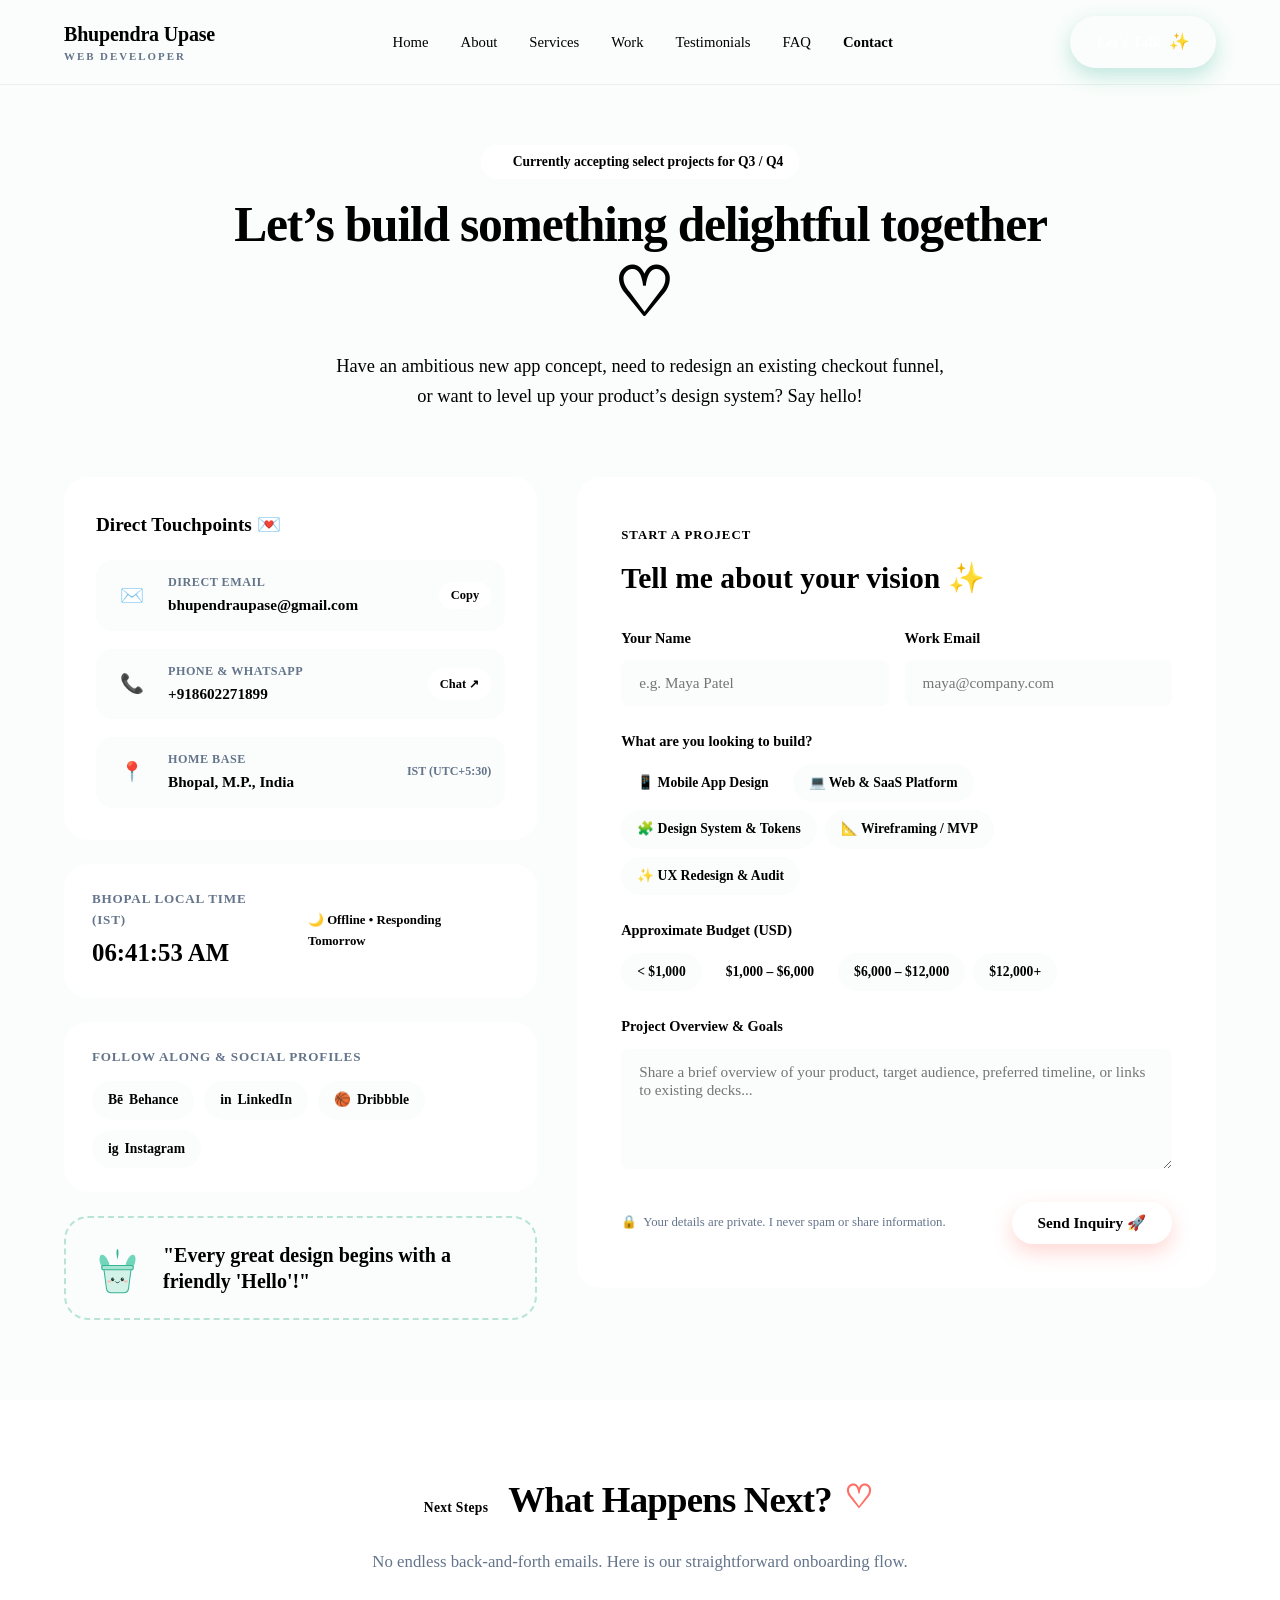
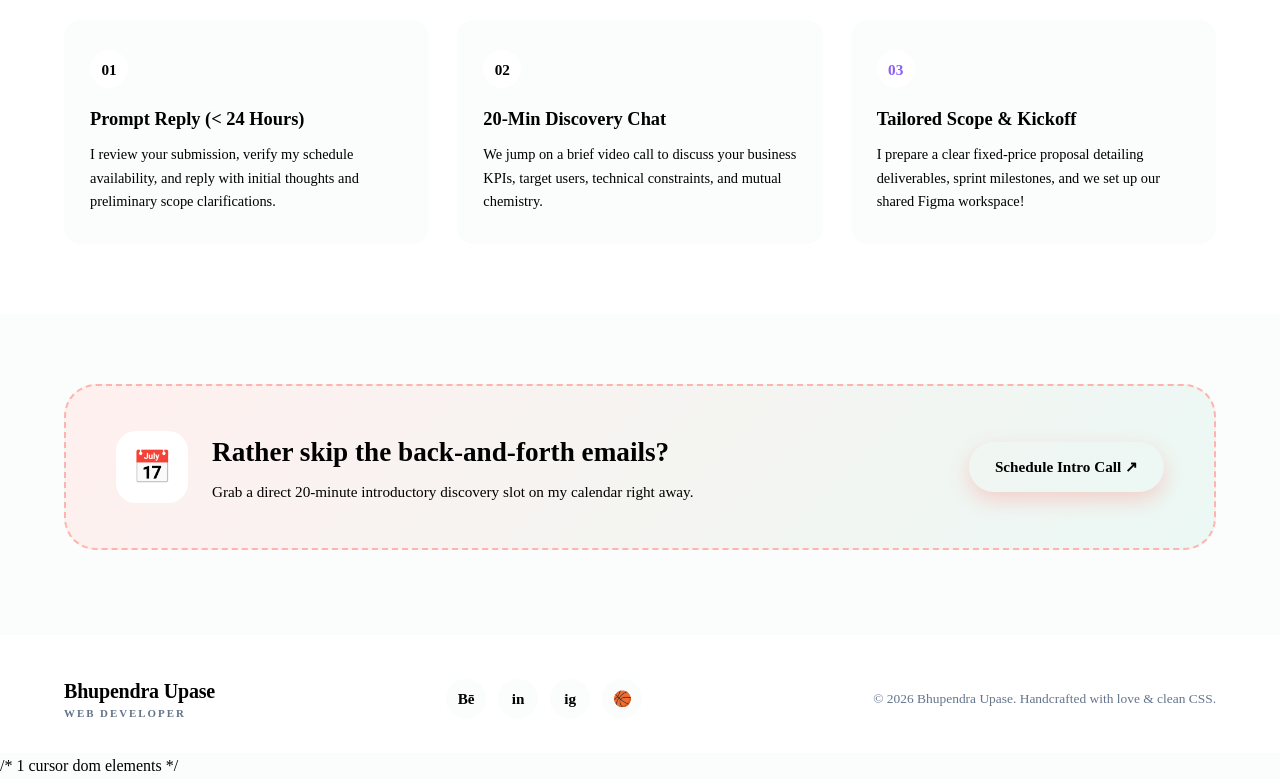
<file: contact.html>
<!DOCTYPE html>
<html lang="en">
<head>
  <meta charset="UTF-8" />
  <meta name="viewport" content="width=device-width, initial-scale=1.0" />
  <title>Contact & Inquiries — Bhupendra Upase | Web Developer</title>

  <!-- Google Fonts: Plus Jakarta Sans for UI + Caveat for handwritten notes -->
  <link rel="preconnect" href="https://fonts.googleapis.com">
  <link rel="preconnect" href="https://fonts.gstatic.com" crossorigin>
  <link href="https://fonts.googleapis.com/css2?family=Caveat:wght@600;700&family=Plus+Jakarta+Sans:wght@300;400;500;600;700;800&display=swap" rel="stylesheet">
   <link rel="stylesheet" href="css/style.css">
</head>
<body>

  <!-- ==========================================================
       1. HEADER & NAVIGATION
       ========================================================== -->
  <header class="header-nav">
    <div class="container nav-container">
      <a href="index.html" class="brand-logo">
        <span class="logo-title">Bhupendra Upase
          <!-- <span class="doodle-heart">♡</span> -->
        </span>
        <span class="logo-sub">Web Developer</span>
      </a>

      <ul class="nav-menu">
        <li><a href="index.html">Home</a></li>
        <li><a href="about.html">About</a></li>
        <li><a href="services.html">Services</a></li>
        <li><a href="work.html">Work</a></li>
        <li><a href="testimonials.html">Testimonials</a></li>
        <li><a href="faq.html">FAQ</a></li>
        <li><a href="contact.html" class="active">Contact</a></li>
      </ul>

      <a href="#inquiryForm" class="btn btn-primary">
        Let's Talk <span style="font-size:1.1em">✨</span>
      </a>
    </div>
  </header>

  <!-- ==========================================================
       2. HERO HEADER
       ========================================================== -->
  <section class="contact-hero">
    <div class="container">
      <div class="hero-status-pill">
        <span class="pulse-dot"></span>
        Currently accepting select projects for Q3 / Q4
      </div>

      <h1>Let’s build something <span>delightful</span> together <span class="doodle-heart">♡</span></h1>
      <p>Have an ambitious new app concept, need to redesign an existing checkout funnel, or want to level up your product’s design system? Say hello!</p>
    </div>
  </section>

  <!-- ==========================================================
       3. MAIN CONTACT SECTION (SPLIT GRID)
       ========================================================== -->
  <section class="contact-main-section">
    <div class="container">
      <div class="contact-grid">

        <!-- LEFT COLUMN: DIRECT TOUCHPOINTS & LIVE TIMEZONE -->
        <div class="contact-left-col">
          
          <!-- Direct Details Card -->
          <div class="direct-touch-card">
            <h3 class="touch-heading">Direct Touchpoints 💌</h3>
            <div class="contact-list">
              
              <!-- Email -->
              <div class="touch-item">
                <div class="touch-item-left">
                  <div class="touch-icon-box box-mint">✉️</div>
                  <div class="touch-details">
                    <small>Direct Email</small>
                    <strong id="emailText">bhupendraupase@gmail.com</strong>
                  </div>
                </div>
                <button class="copy-btn" onclick="copyEmail()">Copy</button>
              </div>

              <!-- WhatsApp / Phone -->
              <div class="touch-item">
                <div class="touch-item-left">
                  <div class="touch-icon-box box-coral">📞</div>
                  <div class="touch-details">
                    <small>Phone & WhatsApp</small>
                    <strong>+918602271899</strong>
                  </div>
                </div>
                <a href="https://wa.me/919876543210" target="_blank" class="copy-btn">Chat ↗</a>
              </div>

              <!-- Location -->
              <div class="touch-item">
                <div class="touch-item-left">
                  <div class="touch-icon-box box-yellow">📍</div>
                  <div class="touch-details">
                    <small>Home Base</small>
                    <strong>Bhopal, M.P., India</strong>
                  </div>
                </div>
                <span style="font-size:0.75rem; color:var(--text-muted); font-weight:600;">IST (UTC+5:30)</span>
              </div>

            </div>
          </div>

          <!-- Real-Time Bangalore Clock Card -->
          <div class="time-status-card">
            <div class="time-info">
              <h4>Bhopal local Time (IST)</h4>
              <div class="clock-time" id="bangaloreClock">--:--:-- --</div>
            </div>
            <div class="time-badge" id="workStatusBadge">
              <span class="pulse-dot"></span> Office Hours Open
            </div>
          </div>

          <!-- Social Coordinates -->
          <div class="socials-box">
            <h4>Follow Along & Social Profiles</h4>
            <div class="social-pills-row">
              <a href="#behance" class="social-pill"><span>Bē</span> Behance</a>
              <a href="#linkedin" class="social-pill"><span>in</span> LinkedIn</a>
              <a href="#dribbble" class="social-pill"><span>🏀</span> Dribbble</a>
              <a href="#instagram" class="social-pill"><span>ig</span> Instagram</a>
            </div>
          </div>

          <!-- Kawaii Mascot Card -->
          <div class="contact-mascot-card" onclick="mascotCheer()">
            <svg viewBox="0 0 160 170" fill="none">
              <path d="M55 70C40 30 15 45 35 85C45 105 60 85 55 70Z" fill="#71D5BC" />
              <path d="M105 70C120 30 145 45 125 85C115 105 100 85 105 70Z" fill="#71D5BC" />
              <path d="M80 60C70 20 90 20 80 60Z" fill="#38B294"/>
              <path d="M40 85H120L112 145C111 152 105 157 98 157H62C55 157 49 152 48 145L40 85Z" fill="#D2F2E7" stroke="#38B294" stroke-width="3"/>
              <rect x="34" y="78" width="92" height="12" rx="6" fill="#A4E6D2" stroke="#38B294" stroke-width="3"/>
              <ellipse cx="66" cy="118" rx="4.5" ry="5.5" fill="#1E3A32" />
              <ellipse cx="94" cy="118" rx="4.5" ry="5.5" fill="#1E3A32" />
              <circle cx="67.5" cy="116" r="1.5" fill="white" />
              <circle cx="95.5" cy="116" r="1.5" fill="white" />
              <ellipse cx="56" cy="124" rx="6" ry="3.5" fill="#FFB3AE" opacity="0.8" />
              <ellipse cx="104" cy="124" rx="6" ry="3.5" fill="#FFB3AE" opacity="0.8" />
              <path d="M74 125C76 129 84 129 86 125" stroke="#1E3A32" stroke-width="2.5" stroke-linecap="round"/>
            </svg>
            <div class="mascot-speech" id="mascotSpeech">
              "Every great design begins with a friendly 'Hello'!"
            </div>
          </div>

        </div>

        <!-- RIGHT COLUMN: INTERACTIVE PROJECT INQUIRY FORM -->
        <div class="contact-form-card" id="inquiryForm">
          <span class="form-header-badge">Start A Project</span>
          <h2>Tell me about your vision ✨</h2>

          <form id="projectContactForm" onsubmit="handleFormSubmit(event)">
            
            <!-- 1. Name and Email -->
            <div class="form-group-block">
              <div class="form-row-2">
                <div>
                  <label class="form-label-title">Your Name</label>
                  <input type="text" class="input-field" placeholder="e.g. Maya Patel" required>
                </div>
                <div>
                  <label class="form-label-title">Work Email</label>
                  <input type="email" class="input-field" placeholder="maya@company.com" required>
                </div>
              </div>
            </div>

            <!-- 2. Project Type Selector Chips -->
            <div class="form-group-block">
              <label class="form-label-title">What are you looking to build?</label>
              <div class="chip-selector-group">
                <label class="chip-item">
                  <input type="checkbox" name="services" value="Mobile App" checked>
                  <span class="chip-label">📱 Mobile App Design</span>
                </label>
                <label class="chip-item">
                  <input type="checkbox" name="services" value="Web & SaaS">
                  <span class="chip-label">💻 Web & SaaS Platform</span>
                </label>
                <label class="chip-item">
                  <input type="checkbox" name="services" value="Design System">
                  <span class="chip-label">🧩 Design System & Tokens</span>
                </label>
                <label class="chip-item">
                  <input type="checkbox" name="services" value="Wireframes">
                  <span class="chip-label">📐 Wireframing / MVP</span>
                </label>
                <label class="chip-item">
                  <input type="checkbox" name="services" value="Redesign">
                  <span class="chip-label">✨ UX Redesign & Audit</span>
                </label>
              </div>
            </div>

            <!-- 3. Approximate Budget Range Chips -->
            <div class="form-group-block">
              <label class="form-label-title">Approximate Budget (USD)</label>
              <div class="chip-selector-group">
                <label class="chip-item">
                  <input type="radio" name="budget" value="<$3k">
                  <span class="chip-label">&lt; $1,000</span>
                </label>
                <label class="chip-item">
                  <input type="radio" name="budget" value="$3k-$6k" checked>
                  <span class="chip-label">$1,000 – $6,000</span>
                </label>
                <label class="chip-item">
                  <input type="radio" name="budget" value="$6k-$12k">
                  <span class="chip-label">$6,000 – $12,000</span>
                </label>
                <label class="chip-item">
                  <input type="radio" name="budget" value="$12k+">
                  <span class="chip-label">$12,000+</span>
                </label>
              </div>
            </div>

            <!-- 4. Project Details -->
            <div class="form-group-block">
              <label class="form-label-title">Project Overview & Goals</label>
              <textarea 
                class="input-field" 
                placeholder="Share a brief overview of your product, target audience, preferred timeline, or links to existing decks..." 
                required
              ></textarea>
            </div>

            <!-- 5. Submit Row -->
            <div class="submit-row">
              <div class="privacy-notice">
                <span>🔒</span> Your details are private. I never spam or share information.
              </div>
              <button type="submit" class="btn btn-coral" id="submitBtn">
                Send Inquiry 🚀
              </button>
            </div>

          </form>
        </div>

      </div>
    </div>
  </section>

  <!-- ==========================================================
       4. WHAT HAPPENS NEXT? (3-STEP TIMELINE)
       ========================================================== -->
  <section class="next-steps-section">
    <div class="container">
      
      <div class="section-header">
        <span class="section-tag">Next Steps</span>
        <h2 class="section-title">What Happens <span>Next?</span> <span class="doodle-heart">♡</span></h2>
        <p class="section-subtitle">No endless back-and-forth emails. Here is our straightforward onboarding flow.</p>
      </div>

      <div class="steps-grid">
        
        <div class="step-card">
          <div class="step-number-tag">01</div>
          <h3>Prompt Reply (< 24 Hours)</h3>
          <p>I review your submission, verify my schedule availability, and reply with initial thoughts and preliminary scope clarifications.</p>
        </div>

        <div class="step-card">
          <div class="step-number-tag">02</div>
          <h3>20-Min Discovery Chat</h3>
          <p>We jump on a brief video call to discuss your business KPIs, target users, technical constraints, and mutual chemistry.</p>
        </div>

        <div class="step-card">
          <div class="step-number-tag">03</div>
          <h3>Tailored Scope & Kickoff</h3>
          <p>I prepare a clear fixed-price proposal detailing deliverables, sprint milestones, and we set up our shared Figma workspace!</p>
        </div>

      </div>

    </div>
  </section>

  <!-- ==========================================================
       5. INSTANT CALENDAR BOOKING BANNER
       ========================================================== -->
  <section class="schedule-banner-section">
    <div class="container">
      <div class="schedule-box">
        
        <div class="schedule-left">
          <div class="cal-icon-large">📅</div>
          <div class="schedule-copy">
            <h2>Rather skip the back-and-forth emails?</h2>
            <p>Grab a direct 20-minute introductory discovery slot on my calendar right away.</p>
          </div>
        </div>

        <a href="#" class="btn btn-coral">
          Schedule Intro Call ↗
        </a>

      </div>
    </div>
  </section>

  <!-- ==========================================================
       6. SITE FOOTER
       ========================================================== -->
  <footer class="site-footer">
    <div class="container footer-grid">
      
      <div class="brand-logo">
        <span class="logo-title">Bhupendra Upase
          <!-- <span class="doodle-heart">♡</span> -->
        </span>
        <span class="logo-sub">Web Developer</span>
      </div>

      <div class="footer-socials">
        <a href="#behance" class="social-btn" title="Behance">Bē</a>
        <a href="#linkedin" class="social-btn" title="LinkedIn">in</a>
        <a href="#instagram" class="social-btn" title="Instagram">ig</a>
        <a href="#dribbble" class="social-btn" title="Dribbble">🏀</a>
      </div>

      <div class="footer-copy">
        © 2026 Bhupendra Upase. Handcrafted with love & clean CSS.
      </div>

    </div>
  </footer>

  <!-- ==========================================================
       TOAST POPUP (Notification banner)
       ========================================================== -->
  <div class="toast-popup" id="toastNotification">
    <span id="toastIcon">📋</span>
    <span id="toastMessage">Email copied to clipboard!</span>
  </div>


   /* 1 cursor dom elements */
    <div class="custom-cursor-dot" id="cursorDot"></div>
    <div class="custom-cursor-ring" id="cursorRing">
      <span class="cursor-badge-text" id="cursorBadgeText"></span>
    </div>

  <!-- ==========================================================
       VANILLA JAVASCRIPT
       ========================================================== -->
  <script>
    // 1. Real-Time Bangalore Clock
    function updateBangaloreClock() {
      const now = new Date();
      // Calculate IST time (UTC + 5:30)
      const options = {
        timeZone: 'Asia/Kolkata',
        hour: '2-digit',
        minute: '2-digit',
        second: '2-digit',
        hour12: true
      };
      
      const timeString = new Intl.DateTimeFormat('en-US', options).format(now);
      document.getElementById('bangaloreClock').innerText = timeString;

      // Check if Bangalore time is between 9:30 AM and 7:00 PM IST
      const istHour = parseInt(new Intl.DateTimeFormat('en-US', { timeZone: 'Asia/Kolkata', hour: 'numeric', hour12: false }).format(now), 10);
      const badge = document.getElementById('workStatusBadge');

      if (istHour >= 9 && istHour < 20) {
        badge.innerHTML = '<span class="pulse-dot"></span> Office Hours Open';
        badge.style.background = 'var(--primary-light)';
        badge.style.color = 'var(--primary)';
      } else {
        badge.innerHTML = '🌙 Offline • Responding Tomorrow';
        badge.style.background = 'var(--coral-light)';
        badge.style.color = 'var(--coral)';
      }
    }

    setInterval(updateBangaloreClock, 1000);
    updateBangaloreClock();

    // 2. One-Click Copy Email to Clipboard
    function copyEmail() {
      const email = document.getElementById('emailText').innerText;
      navigator.clipboard.writeText(email).then(() => {
        showToast('📋', 'Email copied to clipboard!');
      }).catch(() => {
        showToast('✉️', 'bhupendraupase@gmail.com');
      });
    }

    // 3. Mascot Quotes Easter Egg
    const mascotQuotes = [
      '"Every great design begins with a friendly Hello!"',
      '"Let\'s turn your messy ideas into pure magic ✨"',
      '"Need high-converting flows? You\'ve come to the right place ♡"',
      '"Fun fact: Good UI makes users smile everyday!"'
    ];
    let quoteIdx = 0;

    function mascotCheer() {
      quoteIdx = (quoteIdx + 1) % mascotQuotes.length;
      document.getElementById('mascotSpeech').innerText = mascotQuotes[quoteIdx];
      showToast('🪴', 'Sprout says: Have a wonderful day!');
    }

    // 4. Toast Notification Trigger
    function showToast(icon, message) {
      const toast = document.getElementById('toastNotification');
      document.getElementById('toastIcon').innerText = icon;
      document.getElementById('toastMessage').innerText = message;

      toast.classList.add('show');
      setTimeout(() => {
        toast.classList.remove('show');
      }, 2500);
    }

    // 5. Contact Form Submission
    function handleFormSubmit(e) {
      e.preventDefault();
      const submitBtn = document.getElementById('submitBtn');
      const originalText = submitBtn.innerText;

      submitBtn.innerText = 'Sending Inquiry... ⏳';
      submitBtn.disabled = true;

      setTimeout(() => {
        submitBtn.innerText = 'Inquiry Sent! ✨';
        submitBtn.style.background = '#38B294';
        showToast('🚀', 'Message received! Bhupendra will reply in <24h.');

        setTimeout(() => {
          e.target.reset();
          submitBtn.disabled = false;
          submitBtn.innerText = originalText;
          submitBtn.style.background = '';
        }, 2000);
      }, 1200);
    }
  </script>

<script>
    // 3 cursor physics & event script

      (function initCustomCursor() {
        // disable on touch screens (smartphones/tablets)
        if (window.matchMedia('(pointer: coarse)').matches) {
          return
        }

        const dot = document.querySelector('#cursorDot')
        const ring = document.querySelector('#cursorRing')
        const badgeText = document.querySelector('cursorBadgeText')

        if (!dot || !ring) {
          return
        }


        //add class to body to suppress default browser cursor
        document.body.classList.add('has-custom-cursor')

        // coordinates
        let mouseX = window.innerWidth / 2;
        let mouseY = window.innerHeight / 2;
        let ringX = mouseX;
        let ringY = mouseY;
        let isVisible = false;


        // linear interpolation for smooth trailing lag
        const lerp = (start, end, factor) => start + (end - start) * factor;
        
        //track mouse position
        window.addEventListener('mousemove', (e) => {
          mouseX = e.clientX;
          mouseY = e.clientY;

          // immediate position update for center dot
          dot.style.left = `${mouseX}px`;
          dot.style.top = `${mouseY}px`;

          if (!isVisible) {
            dot.style.opacity = '1';
            ring.style.opacity = '1';
            isVisible = true;
          }
        });


        // raf physics loop for the outer ring
        function render() {
          // 0.18 gives a soft, silk trailing spring feel
          ringX = lerp(ringX, mouseX, 0.18);
          ringY = lerp(ringY, mouseY, 0.18);

          ring.style.left = `${ringX.toFixed(2)}px`;
          ring.style.top = `${ringY.toFixed(2)}px`;

          requestAnimationFrame(render);
        }
          requestAnimationFrame(render)


          // hide cursor when cursor exits the browser window
          document.addEventListener('mouseleave', () => {
            dot.style.opacity = '0'
            ring.style.opacity = '0';
            isVisible = false;
          });


          // click effect (squish & spawn kawaii particles)
          window.addEventListener('mousedown', (e) => {
           ring.classList.add('is-clicking');
           spawnParticles(e.clientX, e.clientY);
          });


          window.addEventListener('mouseup', () => {
            ring.classList.remove('is-clicking')
          });


          // particle burst genrator
          const particles = ['💖','✨','💕','⭐'];
          function spawnParticles(x,y) {
            const count = 3;
            for (let i = 0; i < count; i++) {
              const particle = document.createElement('span');
              particle.className = 'cursor-particle';
              particle.innerText = particles[Math.floor(Math.random() * particles.length)];


              // random trajectories
              const vx = (Math.random() - 0.5) * 80 + 'px';
              const vy = -Math.random() * 60 - 20 + 'px'; // float upwards
              const rot = (Math.random() - 0.5) * 60 + 'deg';
              const size = Math.floor(Math.random() * 8) + 14 + 'px';

              particle.style.left = `${x}px`;
              particle.style.top = `${y}px`;
              particle.style.fontSize = size;
              particle.style.setProperty('--vx', vx);
              particle.style.setProperty('--vy', vy);
              particle.style.setProperty('--rot', rot);


              document.body.appendChild(particle);

              setTimeout(() => particle.remove(), 750);
            }
          }


          // contextual hover detection (event delegation)
          document.addEventListener('mouseover', (e) => {
            const target = e.target;

            // 1. text inputs & textareas
            if (target.closest('input, textarea, select')) {
              ring.classList.add('is-input');
              return
            }

            // 2. custom badge targets (add data-cursor= "your text" to any element)
            const badgeTarget = target.closest('[data-cursor]');

            if (badgeTarget) {
              const text = badgeTarget.getAttribute('data-cursor') || 'View ❤';
              badgeText.innerText = text;
              ring.classList.add('is-badge');
              dot.classList.add('is-badge');
              return;
            }

            // auto-badge for project & case study cards
            const caseCard = target.closest('.project-card, .testimonial-card');
            if (caseCard) {
              badgeText.innerText = 'View ❤';
              ring.classList.add('is-badge');
              dot.classList.add('is-badge');
              return
            }

            // 3. regular interactive elements (buttons, links, pills)
            if (target.closest('a, button, .btn, .filter-btn, .social-btn, [role="button"]')) {
              ring.classList.add('is-hovering');
              dot.classList.add('is-hovering');
            }
          });

          document.addEventListener('mouseout', (e) => {
            const target = e.target;

            if (target.closest('input, textarea, select')) {
              ring.classList.remove('is-input');
            }
            if (target.closest('[data-cursor], .project-card, .testimonial-card')) {
              ring.classList.remove('is-badge');
              dot.classList.remove('is-badge');
            }

            if (target.closest('a, button, .btn, .filter-btn, .tab-btn, .social-btn, [role="button"]')) {
              ring.classList.remove('is-hovering');
              dot.classList.remove('is-hovering');
            }
          });
      })();
  </script>
</body>
</html>
</file>
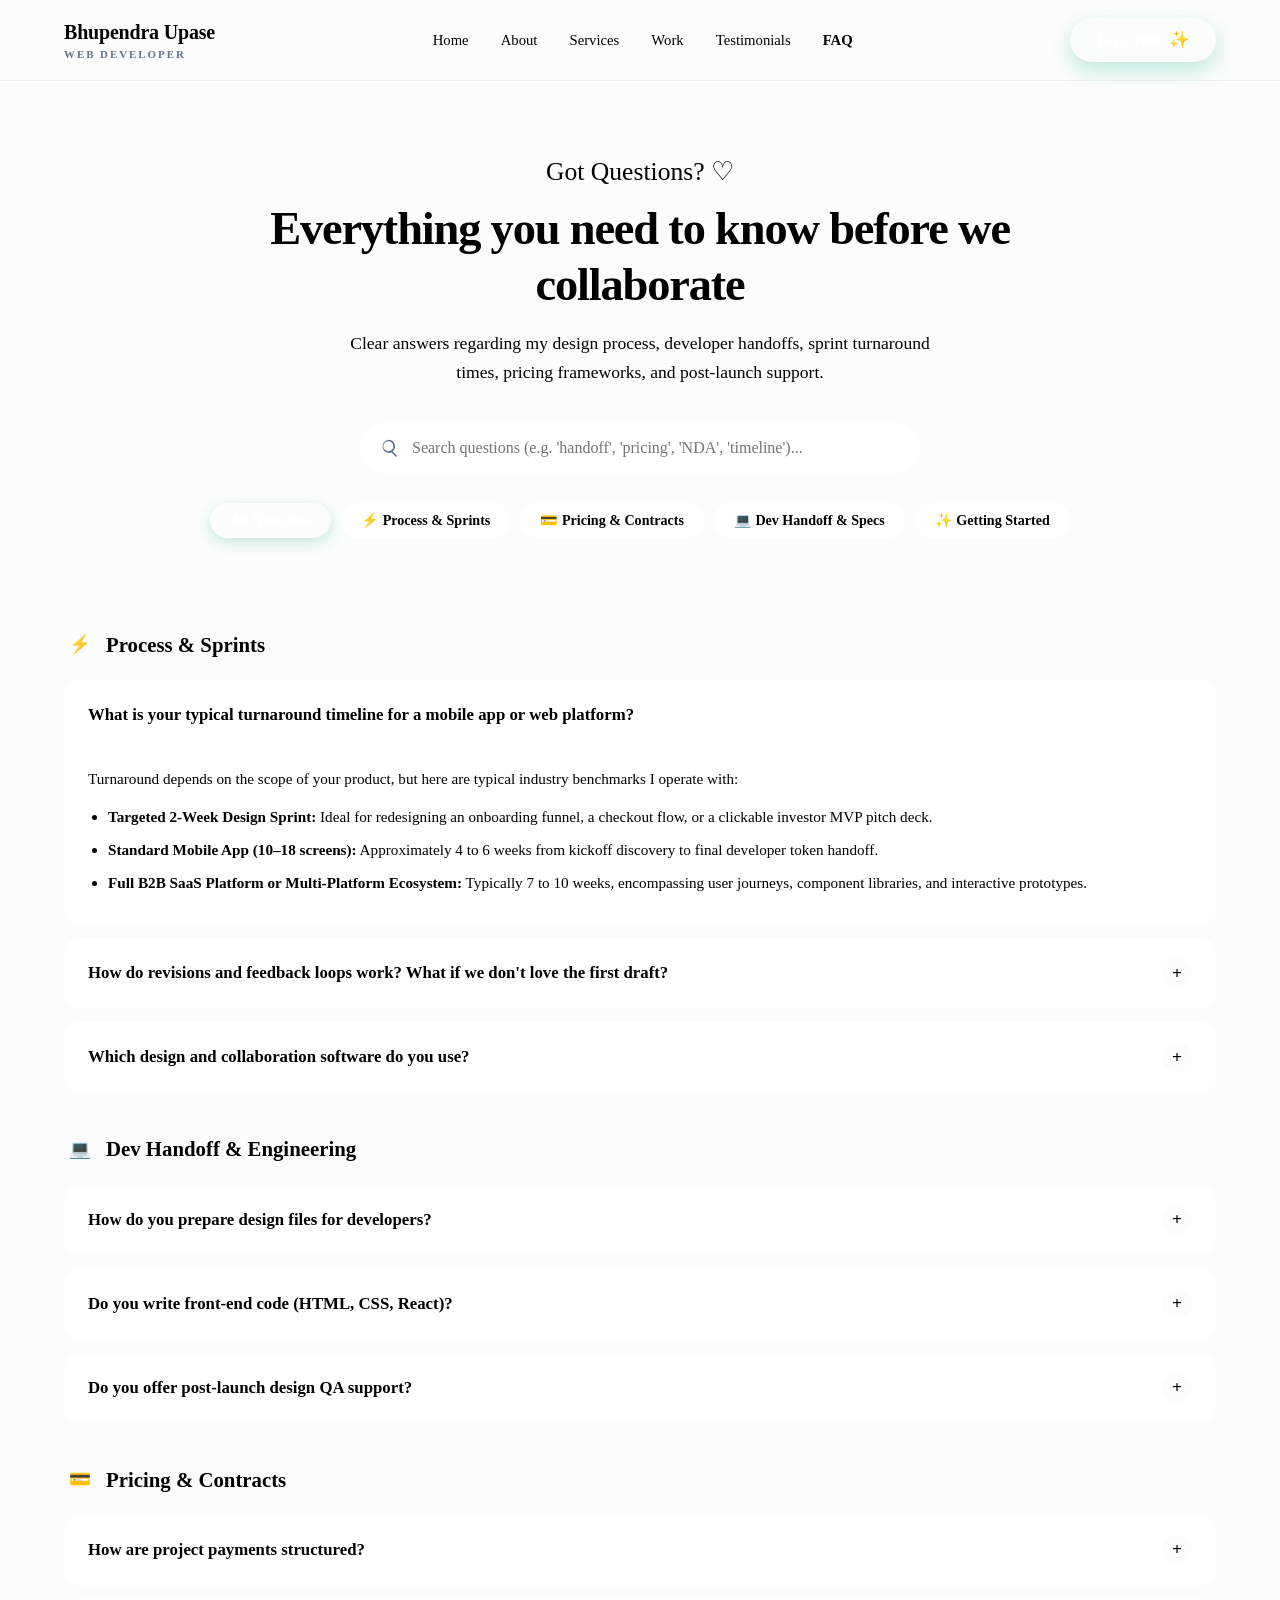
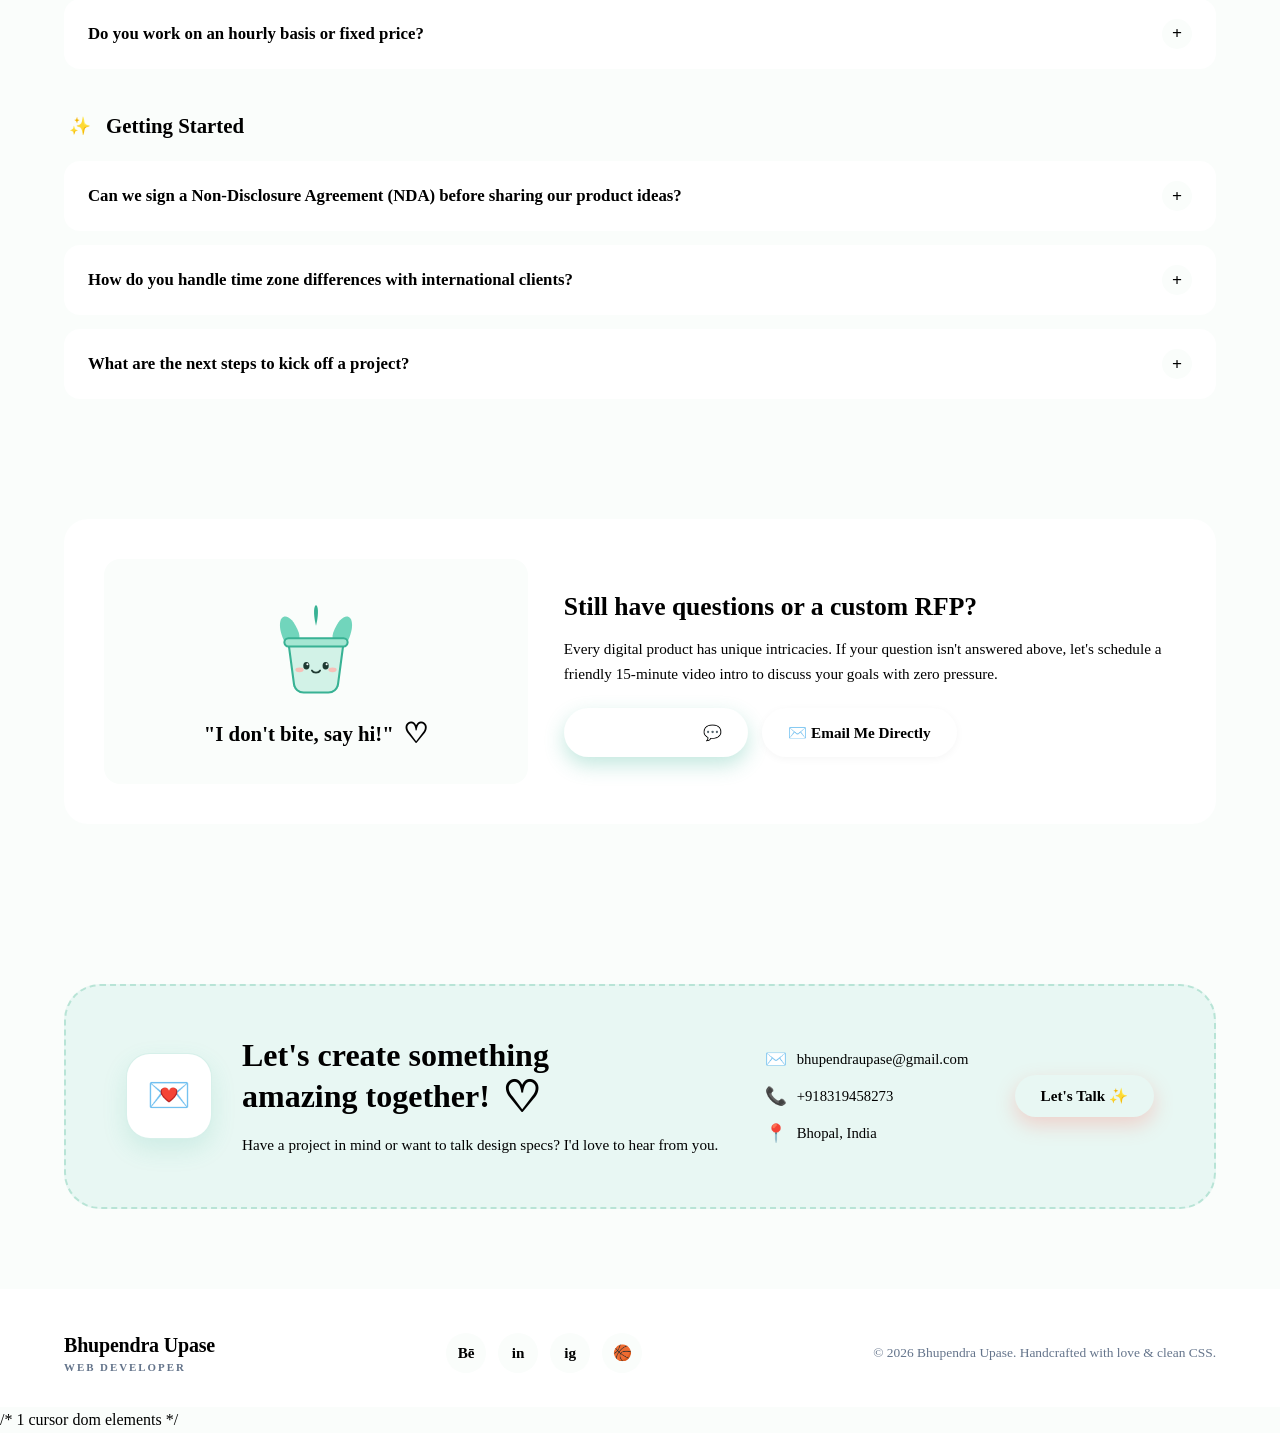
<file: faq.html>
<!DOCTYPE html>
<html lang="en">
<head>
  <meta charset="UTF-8" />
  <meta name="viewport" content="width=device-width, initial-scale=1.0" />
  <title>Frequently Asked Questions — Bhupendra | Web Developer</title>

  <!-- Google Fonts: Plus Jakarta Sans for UI + Caveat for handwritten notes -->
  <link rel="preconnect" href="https://fonts.googleapis.com">
  <link rel="preconnect" href="https://fonts.gstatic.com" crossorigin>
  <link href="https://fonts.googleapis.com/css2?family=Caveat:wght@600;700&family=Plus+Jakarta+Sans:wght@300;400;500;600;700;800&display=swap" rel="stylesheet">
  <link rel="stylesheet" href="css/style.css">
</head>
<body>

  <!-- ==========================================================
       1. HEADER & NAVIGATION
       ========================================================== -->
  <header class="header-nav">
    <div class="container nav-container">
      <a href="index.html" class="brand-logo">
        <span class="logo-title">Bhupendra Upase
          <!-- <span class="doodle-heart">♡</span> -->
        </span>
        <span class="logo-sub">Web Developer</span>
      </a>

      <ul class="nav-menu">
        <li><a href="index.html">Home</a></li>
        <li><a href="about.html">About</a></li>
        <li><a href="services.html">Services</a></li>
        <li><a href="work.html">Work</a></li>
        <li><a href="testimonials.html">Testimonials</a></li>
        <li><a href="faq.html" class="active">FAQ</a></li>
      </ul>

      <button class="btn btn-primary" onclick="openContactModal()">
        Let's Talk <span style="font-size:1.1em">✨</span>
      </button>
    </div>
  </header>

  <!-- ==========================================================
       2. HERO SECTION & INSTANT LIVE SEARCH
       ========================================================== -->
  <section class="faq-hero">
    <div class="container">
      <span class="hero-sparkle">Got Questions? ♡</span>
      <h1>Everything you need to know before we <span>collaborate</span></h1>
      <p>Clear answers regarding my design process, developer handoffs, sprint turnaround times, pricing frameworks, and post-launch support.</p>

      <!-- Realtime Search Input -->
      <div class="faq-search-wrapper">
        <input 
          type="text" 
          id="faqSearchInput" 
          class="faq-search-input" 
          placeholder="Search questions (e.g. 'handoff', 'pricing', 'NDA', 'timeline')..." 
          oninput="handleFaqSearch()"
        />
        <svg class="search-icon-svg" viewBox="0 0 24 24">
          <path d="M10 2a8 8 0 015.293 14.001l4.853 4.853a1 1 0 01-1.414 1.414l-4.853-4.853A8 8 0 1110 2zm0 2a6 6 0 100 12 6 6 0 000-12z"/>
        </svg>
      </div>

      <!-- Category Filter Pills -->
      <div class="category-pills">
        <button class="cat-btn active" onclick="filterCategory('all', this)">All Questions</button>
        <button class="cat-btn" onclick="filterCategory('process', this)">⚡ Process & Sprints</button>
        <button class="cat-btn" onclick="filterCategory('pricing', this)">💳 Pricing & Contracts</button>
        <button class="cat-btn" onclick="filterCategory('handoff', this)">💻 Dev Handoff & Specs</button>
        <button class="cat-btn" onclick="filterCategory('general', this)">✨ Getting Started</button>
      </div>
    </div>
  </section>

  <!-- ==========================================================
       3. CATEGORIZED ACCORDIONS
       ========================================================== -->
  <section class="faq-main-section">
    <div class="container">

      <!-- CATEGORY 1: PROCESS & SPRINTS -->
      <div class="category-group" data-cat="process">
        <div class="category-title">
          <span class="group-badge bg-mint-tag">⚡</span> Process & Sprints
        </div>

        <!-- Q1 (Open by default) -->
        <div class="faq-card open" data-keywords="timeline turn around sprint speed mvp weeks">
          <button class="faq-trigger" onclick="toggleAccordion(this)">
            <span>What is your typical turnaround timeline for a mobile app or web platform?</span>
            <span class="faq-plus-icon">+</span>
          </button>
          <div class="faq-collapsible">
            <div class="faq-inner-content">
              <div class="faq-answer-body">
                Turnaround depends on the scope of your product, but here are typical industry benchmarks I operate with:
                <ul>
                  <li><strong>Targeted 2-Week Design Sprint:</strong> Ideal for redesigning an onboarding funnel, a checkout flow, or a clickable investor MVP pitch deck.</li>
                  <li><strong>Standard Mobile App (10–18 screens):</strong> Approximately 4 to 6 weeks from kickoff discovery to final developer token handoff.</li>
                  <li><strong>Full B2B SaaS Platform or Multi-Platform Ecosystem:</strong> Typically 7 to 10 weeks, encompassing user journeys, component libraries, and interactive prototypes.</li>
                </ul>
              </div>
            </div>
          </div>
        </div>

        <!-- Q2 -->
        <div class="faq-card" data-keywords="revisions feedback changes iterations design review">
          <button class="faq-trigger" onclick="toggleAccordion(this)">
            <span>How do revisions and feedback loops work? What if we don't love the first draft?</span>
            <span class="faq-plus-icon">+</span>
          </button>
          <div class="faq-collapsible">
            <div class="faq-inner-content">
              <div class="faq-answer-body">
                I mitigate the risk of surprises by breaking projects into milestone checkpoints: 
                <br/><br/>
                First, we align on wireframes and information architecture. Next, I share 2 distinct moodboard directions for visual styling. Only after you approve the aesthetic foundation do we proceed to full high-fidelity screen design. All fixed packages include <strong>2 structured rounds of revisions per milestone</strong>, plus lightweight real-time feedback via Figma comments.
              </div>
            </div>
          </div>
        </div>

        <!-- Q3 -->
        <div class="faq-card" data-keywords="tools software figma framer protopie miro notion">
          <button class="faq-trigger" onclick="toggleAccordion(this)">
            <span>Which design and collaboration software do you use?</span>
            <span class="faq-plus-icon">+</span>
          </button>
          <div class="faq-collapsible">
            <div class="faq-inner-content">
              <div class="faq-answer-body">
                My primary workspace is <strong>Figma</strong> (using modern auto-layout, nested component properties, and token variables). For micro-interactions and complex logic prototypes, I leverage <strong>ProtoPie</strong> and <strong>Framer</strong>. For user research, roadmapping, and async updates, I use <strong>Miro, Notion, Maze, and Loom</strong>.
              </div>
            </div>
          </div>
        </div>
      </div>

      <!-- CATEGORY 2: DEV HANDOFF & TECHNICAL SPECS -->
      <div class="category-group" data-cat="handoff">
        <div class="category-title">
          <span class="group-badge bg-purple-tag">💻</span> Dev Handoff & Engineering
        </div>

        <!-- Q4 -->
        <div class="faq-card" data-keywords="handoff developer code engineer tokens specs figma variable">
          <button class="faq-trigger" onclick="toggleAccordion(this)">
            <span>How do you prepare design files for developers?</span>
            <span class="faq-plus-icon">+</span>
          </button>
          <div class="faq-collapsible">
            <div class="faq-inner-content">
              <div class="faq-answer-body">
                I take pride in delivering developer-ready files that engineers genuinely appreciate. Every deliverable includes:
                <ul>
                  <li><strong>Semantic Design Tokens:</strong> Spacing (8pt grid), color roles (surface, primary, on-brand), typography scales, and radius variables.</li>
                  <li><strong>Edge & Error States:</strong> Empty views, loading skeletons, modal timeouts, and character validation errors.</li>
                  <li><strong>Exportable Assets:</strong> Clean, optimized SVGs with unified viewboxes and WebP assets.</li>
                  <li><strong>Live Walkthrough:</strong> A 45-minute handoff call with your tech leads to review interaction behavior and answer questions.</li>
                </ul>
              </div>
            </div>
          </div>
        </div>

        <!-- Q5 -->
        <div class="faq-card" data-keywords="code html css react frontend develop build">
          <button class="faq-trigger" onclick="toggleAccordion(this)">
            <span>Do you write front-end code (HTML, CSS, React)?</span>
            <span class="faq-plus-icon">+</span>
          </button>
          <div class="faq-collapsible">
            <div class="faq-inner-content">
              <div class="faq-answer-body">
                My primary role is product architecture and UI/UX design. However, having a solid background in modern semantic HTML, CSS Grid/Flexbox, and responsive ergonomics means I design with <strong>100% technical feasibility in mind</strong>. Your developers will never receive unrealistic layouts or unbuildable motion curves.
              </div>
            </div>
          </div>
        </div>

        <!-- Q6 -->
        <div class="faq-card" data-keywords="post launch qa support bugs review staging test">
          <button class="faq-trigger" onclick="toggleAccordion(this)">
            <span>Do you offer post-launch design QA support?</span>
            <span class="faq-plus-icon">+</span>
          </button>
          <div class="faq-collapsible">
            <div class="faq-inner-content">
              <div class="faq-answer-body">
                Yes! Every project includes <strong>14 days of complimentary Design QA support</strong> after handoff. I will audit your staging/test environments, verify margins, font rendering, and micro-interactions, and log any visual discrepancies directly in your team’s Jira, GitHub, or Linear queue.
              </div>
            </div>
          </div>
        </div>
      </div>

      <!-- CATEGORY 3: PRICING, PAYMENTS & CONTRACTS -->
      <div class="category-group" data-cat="pricing">
        <div class="category-title">
          <span class="group-badge bg-coral-tag">💳</span> Pricing & Contracts
        </div>

        <!-- Q7 -->
        <div class="faq-card" data-keywords="pricing cost estimate payment deposit milestone invoice">
          <button class="faq-trigger" onclick="toggleAccordion(this)">
            <span>How are project payments structured?</span>
            <span class="faq-plus-icon">+</span>
          </button>
          <div class="faq-collapsible">
            <div class="faq-inner-content">
              <div class="faq-answer-body">
                For fixed-scope projects, payments are typically split into milestones: <strong>50% upfront deposit</strong> upon contract execution to reserve queue capacity, and <strong>50% upon final prototype & token handoff</strong> (or 40/30/30 for enterprise scopes). 
                <br/><br/>
                For monthly retainer contracts, billing is handled at the beginning of each 30-day billing cycle. Invoices can be paid in USD, EUR, GBP, or INR via Stripe, Wise, or Direct Wire.
              </div>
            </div>
          </div>
        </div>

        <!-- Q8 -->
        <div class="faq-card" data-keywords="hourly fixed price sprint scope budget">
          <button class="faq-trigger" onclick="toggleAccordion(this)">
            <span>Do you work on an hourly basis or fixed price?</span>
            <span class="faq-plus-icon">+</span>
          </button>
          <div class="faq-collapsible">
            <div class="faq-inner-content">
              <div class="faq-answer-body">
                I strongly prefer <strong>value-driven, fixed-price contracts or dedicated sprints</strong>. Fixed pricing provides total budget certainty for your team and aligns our incentives around shipping exceptional quality rather than running up hours.
              </div>
            </div>
          </div>
        </div>
      </div>

      <!-- CATEGORY 4: GENERAL & GETTING STARTED -->
      <div class="category-group" data-cat="general">
        <div class="category-title">
          <span class="group-badge bg-yellow-tag">✨</span> Getting Started
        </div>

        <!-- Q9 -->
        <div class="faq-card" data-keywords="nda confidentiality privacy secret legal sign">
          <button class="faq-trigger" onclick="toggleAccordion(this)">
            <span>Can we sign a Non-Disclosure Agreement (NDA) before sharing our product ideas?</span>
            <span class="faq-plus-icon">+</span>
          </button>
          <div class="faq-collapsible">
            <div class="faq-inner-content">
              <div class="faq-answer-body">
                Absolutely. I routinely work with stealth startups, fintech platforms, and proprietary IP. I am happy to review and sign a mutual standard NDA before our initial discovery workshop.
              </div>
            </div>
          </div>
        </div>

        <!-- Q10 -->
        <div class="faq-card" data-keywords="timezone async location bangalore us europe communication">
          <button class="faq-trigger" onclick="toggleAccordion(this)">
            <span>How do you handle time zone differences with international clients?</span>
            <span class="faq-plus-icon">+</span>
          </button>
          <div class="faq-collapsible">
            <div class="faq-inner-content">
              <div class="faq-answer-body">
                I am based in <strong>Bangalore, India (IST)</strong>, but over 70% of my clients are located in North America, the UK, and Singapore. I maintain a daily 3-4 hour live working overlap with US Eastern, Pacific, and European morning hours for sync calls, backed by detailed async Loom video updates.
              </div>
            </div>
          </div>
        </div>

        <!-- Q11 -->
        <div class="faq-card" data-keywords="kickoff start onboarding next steps schedule">
          <button class="faq-trigger" onclick="toggleAccordion(this)">
            <span>What are the next steps to kick off a project?</span>
            <span class="faq-plus-icon">+</span>
          </button>
          <div class="faq-collapsible">
            <div class="faq-inner-content">
              <div class="faq-answer-body">
                Getting started is simple:
                <ul>
                  <li><strong>Step 1:</strong> Click <em>"Let's Talk"</em> to send a brief message with your timeline and goals.</li>
                  <li><strong>Step 2:</strong> We host a quick 20-minute video discovery call to align on expectations and budget.</li>
                  <li><strong>Step 3:</strong> I send a clear scope proposal & agreement. Once confirmed, we launch our Figma workspace within 3 business days!</li>
                </ul>
              </div>
            </div>
          </div>
        </div>
      </div>

      <!-- EMPTY SEARCH RESULT NOTICE -->
      <div id="emptySearchState" class="empty-search-state">
        <div style="font-size: 2.5rem; margin-bottom: 8px;">🔍</div>
        <h3 style="font-size: 1.3rem; font-weight: 800; color: var(--text-title); margin-bottom: 6px;">
          No matching answers found
        </h3>
        <p style="color: var(--text-muted); font-size: 0.95rem; margin-bottom: 20px;">
          Have a specific question not covered here? Feel free to ask me directly!
        </p>
        <button class="btn btn-coral" onclick="openContactModal()">
          Ask Ananya Directly ✨
        </button>
      </div>

    </div>
  </section>

  <!-- ==========================================================
       4. KAWAII STILL HAVE QUESTIONS HELP CARD
       ========================================================== -->
  <div class="container">
    <div class="quick-help-banner">
      
      <div class="help-plant-visual">
        <svg class="help-plant-svg" viewBox="0 0 160 170" fill="none">
          <path d="M55 70C40 30 15 45 35 85C45 105 60 85 55 70Z" fill="#71D5BC" />
          <path d="M105 70C120 30 145 45 125 85C115 105 100 85 105 70Z" fill="#71D5BC" />
          <path d="M80 60C70 20 90 20 80 60Z" fill="#38B294"/>
          <path d="M40 85H120L112 145C111 152 105 157 98 157H62C55 157 49 152 48 145L40 85Z" fill="#D2F2E7" stroke="#38B294" stroke-width="3"/>
          <rect x="34" y="78" width="92" height="12" rx="6" fill="#A4E6D2" stroke="#38B294" stroke-width="3"/>
          <ellipse cx="66" cy="118" rx="4.5" ry="5.5" fill="#1E3A32" />
          <ellipse cx="94" cy="118" rx="4.5" ry="5.5" fill="#1E3A32" />
          <circle cx="67.5" cy="116" r="1.5" fill="white" />
          <circle cx="95.5" cy="116" r="1.5" fill="white" />
          <ellipse cx="56" cy="124" rx="6" ry="3.5" fill="#FFB3AE" opacity="0.8" />
          <ellipse cx="104" cy="124" rx="6" ry="3.5" fill="#FFB3AE" opacity="0.8" />
          <path d="M74 125C76 129 84 129 86 125" stroke="#1E3A32" stroke-width="2.5" stroke-linecap="round"/>
        </svg>
        <div class="help-note">"I don't bite, say hi!" <span class="doodle-heart">♡</span></div>
      </div>

      <div class="help-content">
        <h3>Still have questions or a custom RFP?</h3>
        <p>
          Every digital product has unique intricacies. If your question isn't answered above, let's schedule a friendly 15-minute video intro to discuss your goals with zero pressure.
        </p>
        <div class="help-buttons-row">
          <button class="btn btn-primary" onclick="openContactModal()">
            Send Quick Note 💬
          </button>
          <a href="mailto:bhupendraupase@gmail.com" class="btn btn-outline">
            ✉️ Email Me Directly
          </a>
        </div>
      </div>

    </div>
  </div>

  <!-- ==========================================================
       5. BOTTOM CTA BANNER (Direct Reference Match)
       ========================================================== -->
  <section class="cta-banner-section">
    <div class="container">
      <div class="cta-box">
        
        <div class="cta-left">
          <div class="cta-envelope-icon">
            💌
          </div>
          <div class="cta-headings">
            <h2>Let's create something<br/>amazing together! <span class="doodle-heart">♡</span></h2>
            <p>Have a project in mind or want to talk design specs? I'd love to hear from you.</p>
          </div>
        </div>

        <div class="cta-contact-details">
          <div class="contact-item">
            <span>✉️</span> bhupendraupase@gmail.com
          </div>
          <div class="contact-item">
            <span>📞</span> +918319458273
          </div>
          <div class="contact-item">
            <span>📍</span> Bhopal, India
          </div>
        </div>

        <button class="btn btn-coral" onclick="openContactModal()">
          Let's Talk ✨
        </button>

      </div>
    </div>
  </section>

  <!-- ==========================================================
       6. FOOTER
       ========================================================== -->
  <footer class="site-footer">
    <div class="container footer-grid">
      
      <div class="brand-logo">
        <span class="logo-title">Bhupendra Upase
          <!-- <span class="doodle-heart">♡</span> -->
        </span>
        <span class="logo-sub">Web Developer</span>
      </div>

      <div class="footer-socials">
        <a href="#behance" class="social-btn" title="Behance">Bē</a>
        <a href="#linkedin" class="social-btn" title="LinkedIn">in</a>
        <a href="#instagram" class="social-btn" title="Instagram">ig</a>
        <a href="#dribbble" class="social-btn" title="Dribbble">🏀</a>
      </div>

      <div class="footer-copy">
        © 2026 Bhupendra Upase. Handcrafted with love & clean CSS.
      </div>

    </div>
  </footer>

  <!-- ==========================================================
       7. CONTACT / INQUIRY MODAL
       ========================================================== -->
  <div class="modal-overlay" id="contactModal">
    <div class="modal-box">
      <button class="modal-close" onclick="closeContactModal()">&times;</button>
      
      <h3 style="font-size:1.4rem; font-weight:800; color:var(--text-title); margin-bottom:6px;">
        Ask a Question <span class="doodle-heart">♡</span>
      </h3>
      <p style="font-size:0.88rem; color:var(--text-muted); margin-bottom:20px;">
        I typically respond to inquiries within 24 hours.
      </p>

      <form onsubmit="handleFormSubmit(event)">
        <div class="form-group">
          <label>Your Name</label>
          <input type="text" class="form-control" placeholder="e.g. Maya Patel" required>
        </div>

       <div class="form-group">
          <label>Email Address</label>
          <input type="email" class="form-control" placeholder="maya@company.com" required>
        </div>

        <div class="form-group">
          <label>Your Question or Scope</label>
          <textarea class="form-control" rows="3" placeholder="What would you like to know?" required></textarea>
        </div>

        <button type="submit" class="btn btn-coral" style="width: 100%; margin-top: 8px;">
          Send Message 🚀
        </button>
      </form>
    </div>
  </div>

   /* 1 cursor dom elements */
    <div class="custom-cursor-dot" id="cursorDot"></div>
    <div class="custom-cursor-ring" id="cursorRing">
      <span class="cursor-badge-text" id="cursorBadgeText"></span>
    </div>
  <!-- ==========================================================
       VANILLA JAVASCRIPT
       ========================================================== -->
  <script>
    // 1. Accordion Toggle Logic
    function toggleAccordion(triggerBtn) {
      const card = triggerBtn.closest('.faq-card');
      const isOpen = card.classList.contains('open');

      // Toggle current card
      if (isOpen) {
        card.classList.remove('open');
      } else {
        card.classList.add('open');
      }
    }

    // 2. Category Tab Filter Logic
    let currentCategory = 'all';

    function filterCategory(cat, btn) {
      currentCategory = cat;

      // Update active button state
      document.querySelectorAll('.cat-btn').forEach(b => b.classList.remove('active'));
      btn.classList.add('active');

      applyFilters();
    }

    // 3. Live Search Logic
    function handleFaqSearch() {
      applyFilters();
    }

    function applyFilters() {
      const query = document.getElementById('faqSearchInput').value.toLowerCase().trim();
      const groups = document.querySelectorAll('.category-group');
      let visibleCount = 0;

      groups.forEach(group => {
        const groupCat = group.getAttribute('data-cat');
        const cards = group.querySelectorAll('.faq-card');
        let groupVisibleCards = 0;

        cards.forEach(card => {
          const text = card.innerText.toLowerCase();
          const keywords = card.getAttribute('data-keywords') || '';
          const matchesCategory = (currentCategory === 'all' || groupCat === currentCategory);
          const matchesSearch = (!query || text.includes(query) || keywords.includes(query));

          if (matchesCategory && matchesSearch) {
            card.style.display = 'block';
            groupVisibleCards++;
            visibleCount++;
            
            // Auto open cards that specifically match an active search query
            if (query.length > 2) {
              card.classList.add('open');
            }
          } else {
            card.style.display = 'none';
          }
        });

        // Hide entire group heading if no cards match
        if (groupVisibleCards > 0) {
          group.style.display = 'block';
        } else {
          group.style.display = 'none';
        }
      });

      // Show/Hide Empty state
      const emptyState = document.getElementById('emptySearchState');
      if (visibleCount === 0) {
        emptyState.classList.add('visible');
      } else {
        emptyState.classList.remove('visible');
      }
    }

    // 4. Modal Controls
    function openContactModal() {
      document.getElementById('contactModal').classList.add('active');
    }

    function closeContactModal() {
      document.getElementById('contactModal').classList.remove('active');
    }

    // Dismiss modal on backdrop click
    document.getElementById('contactModal').addEventListener('click', function(e) {
      if (e.target === this) {
        closeContactModal();
      }
    });

    // Handle Form Submit
    function handleFormSubmit(e) {
      e.preventDefault();
      const btn = e.target.querySelector('button[type="submit"]');
      const original = btn.innerText;
      btn.innerText = 'Question Sent! ✨';
      btn.style.background = '#38B294';

      setTimeout(() => {
        closeContactModal();
        e.target.reset();
        btn.innerText = original;
        btn.style.background = '';
      }, 1400);
    }
  </script>
<script>
    // 3 cursor physics & event script

      (function initCustomCursor() {
        // disable on touch screens (smartphones/tablets)
        if (window.matchMedia('(pointer: coarse)').matches) {
          return
        }

        const dot = document.querySelector('#cursorDot')
        const ring = document.querySelector('#cursorRing')
        const badgeText = document.querySelector('cursorBadgeText')

        if (!dot || !ring) {
          return
        }


        //add class to body to suppress default browser cursor
        document.body.classList.add('has-custom-cursor')

        // coordinates
        let mouseX = window.innerWidth / 2;
        let mouseY = window.innerHeight / 2;
        let ringX = mouseX;
        let ringY = mouseY;
        let isVisible = false;


        // linear interpolation for smooth trailing lag
        const lerp = (start, end, factor) => start + (end - start) * factor;
        
        //track mouse position
        window.addEventListener('mousemove', (e) => {
          mouseX = e.clientX;
          mouseY = e.clientY;

          // immediate position update for center dot
          dot.style.left = `${mouseX}px`;
          dot.style.top = `${mouseY}px`;

          if (!isVisible) {
            dot.style.opacity = '1';
            ring.style.opacity = '1';
            isVisible = true;
          }
        });


        // raf physics loop for the outer ring
        function render() {
          // 0.18 gives a soft, silk trailing spring feel
          ringX = lerp(ringX, mouseX, 0.18);
          ringY = lerp(ringY, mouseY, 0.18);

          ring.style.left = `${ringX.toFixed(2)}px`;
          ring.style.top = `${ringY.toFixed(2)}px`;

          requestAnimationFrame(render);
        }
          requestAnimationFrame(render)


          // hide cursor when cursor exits the browser window
          document.addEventListener('mouseleave', () => {
            dot.style.opacity = '0'
            ring.style.opacity = '0';
            isVisible = false;
          });


          // click effect (squish & spawn kawaii particles)
          window.addEventListener('mousedown', (e) => {
           ring.classList.add('is-clicking');
           spawnParticles(e.clientX, e.clientY);
          });


          window.addEventListener('mouseup', () => {
            ring.classList.remove('is-clicking')
          });


          // particle burst genrator
          const particles = ['💖','✨','💕','⭐'];
          function spawnParticles(x,y) {
            const count = 3;
            for (let i = 0; i < count; i++) {
              const particle = document.createElement('span');
              particle.className = 'cursor-particle';
              particle.innerText = particles[Math.floor(Math.random() * particles.length)];


              // random trajectories
              const vx = (Math.random() - 0.5) * 80 + 'px';
              const vy = -Math.random() * 60 - 20 + 'px'; // float upwards
              const rot = (Math.random() - 0.5) * 60 + 'deg';
              const size = Math.floor(Math.random() * 8) + 14 + 'px';

              particle.style.left = `${x}px`;
              particle.style.top = `${y}px`;
              particle.style.fontSize = size;
              particle.style.setProperty('--vx', vx);
              particle.style.setProperty('--vy', vy);
              particle.style.setProperty('--rot', rot);


              document.body.appendChild(particle);

              setTimeout(() => particle.remove(), 750);
            }
          }


          // contextual hover detection (event delegation)
          document.addEventListener('mouseover', (e) => {
            const target = e.target;

            // 1. text inputs & textareas
            if (target.closest('input, textarea, select')) {
              ring.classList.add('is-input');
              return
            }

            // 2. custom badge targets (add data-cursor= "your text" to any element)
            const badgeTarget = target.closest('[data-cursor]');

            if (badgeTarget) {
              const text = badgeTarget.getAttribute('data-cursor') || 'View ❤';
              badgeText.innerText = text;
              ring.classList.add('is-badge');
              dot.classList.add('is-badge');
              return;
            }

            // auto-badge for project & case study cards
            const caseCard = target.closest('.project-card, .testimonial-card');
            if (caseCard) {
              badgeText.innerText = 'View ❤';
              ring.classList.add('is-badge');
              dot.classList.add('is-badge');
              return
            }

            // 3. regular interactive elements (buttons, links, pills)
            if (target.closest('a, button, .btn, .filter-btn, .social-btn, [role="button"]')) {
              ring.classList.add('is-hovering');
              dot.classList.add('is-hovering');
            }
          });

          document.addEventListener('mouseout', (e) => {
            const target = e.target;

            if (target.closest('input, textarea, select')) {
              ring.classList.remove('is-input');
            }
            if (target.closest('[data-cursor], .project-card, .testimonial-card')) {
              ring.classList.remove('is-badge');
              dot.classList.remove('is-badge');
            }

            if (target.closest('a, button, .btn, .filter-btn, .tab-btn, .social-btn, [role="button"]')) {
              ring.classList.remove('is-hovering');
              dot.classList.remove('is-hovering');
            }
          });
      })();
  </script>
</body>
</html>
</file>
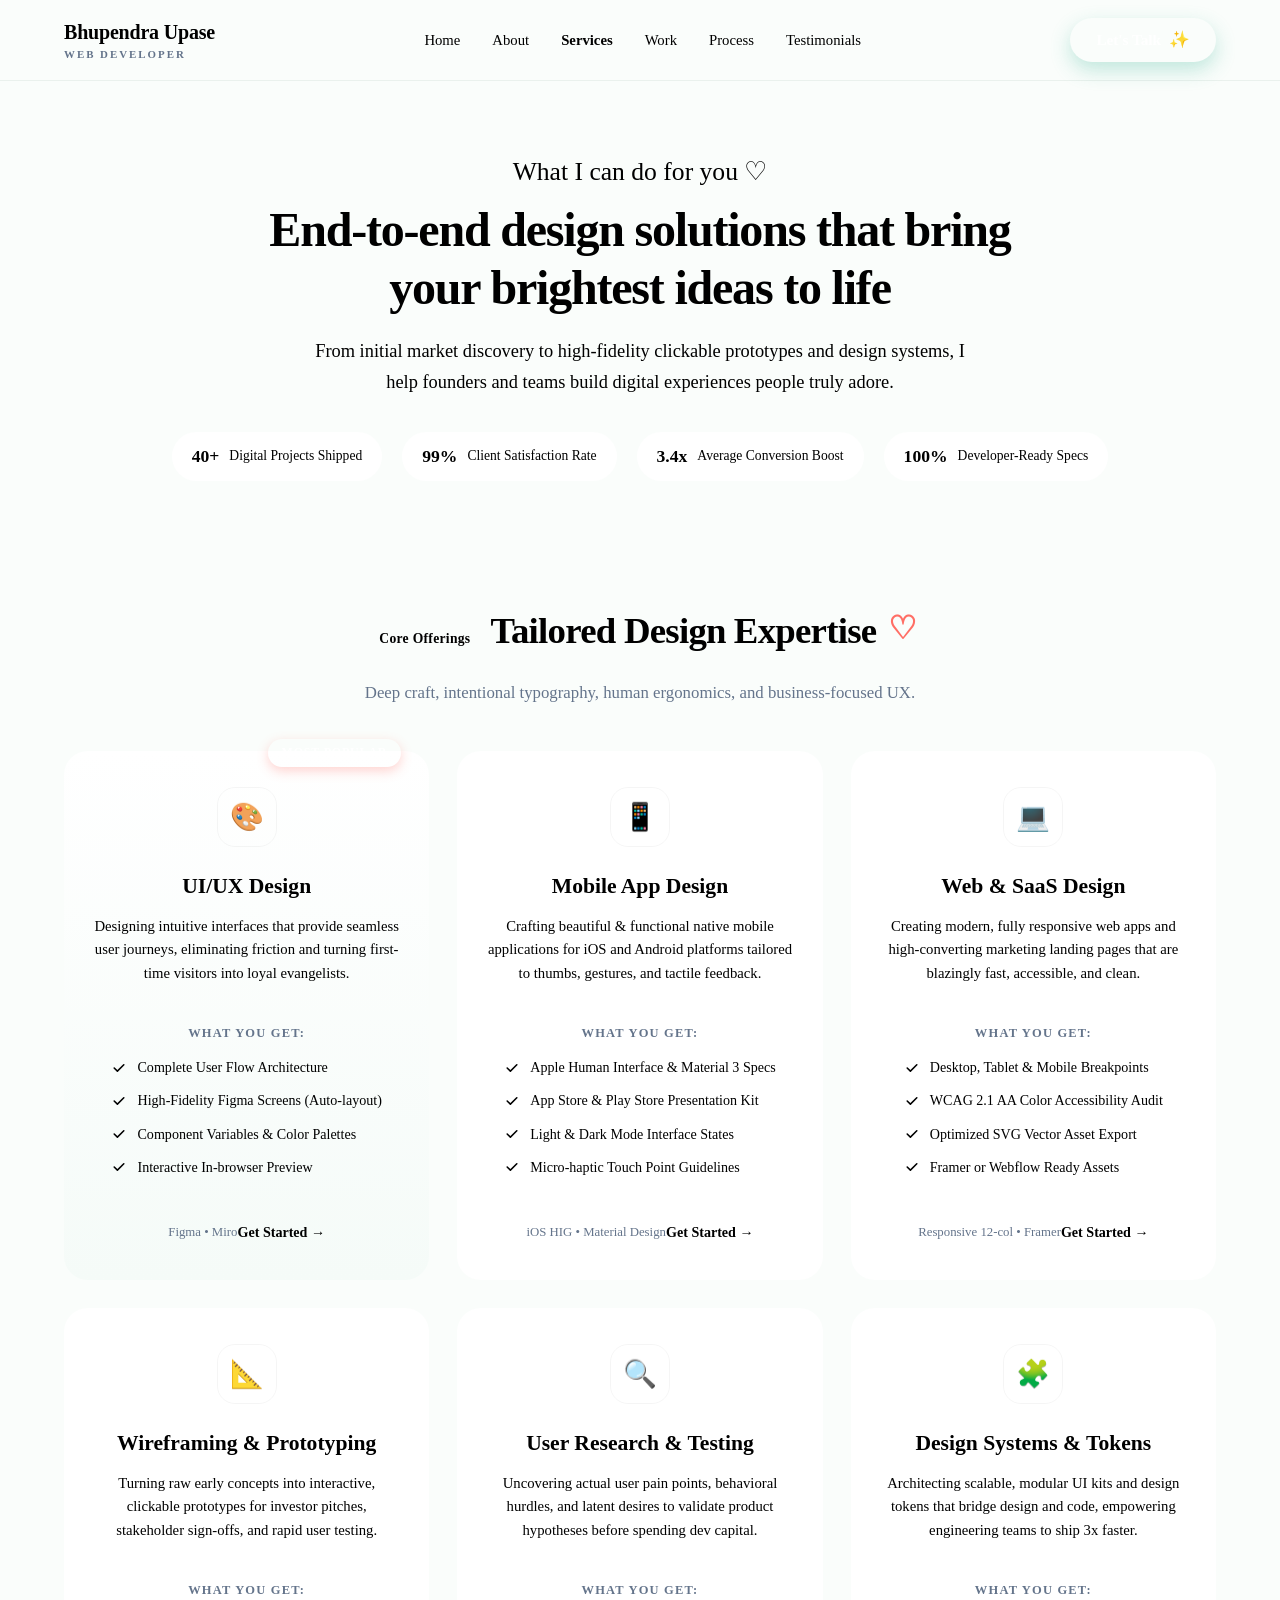
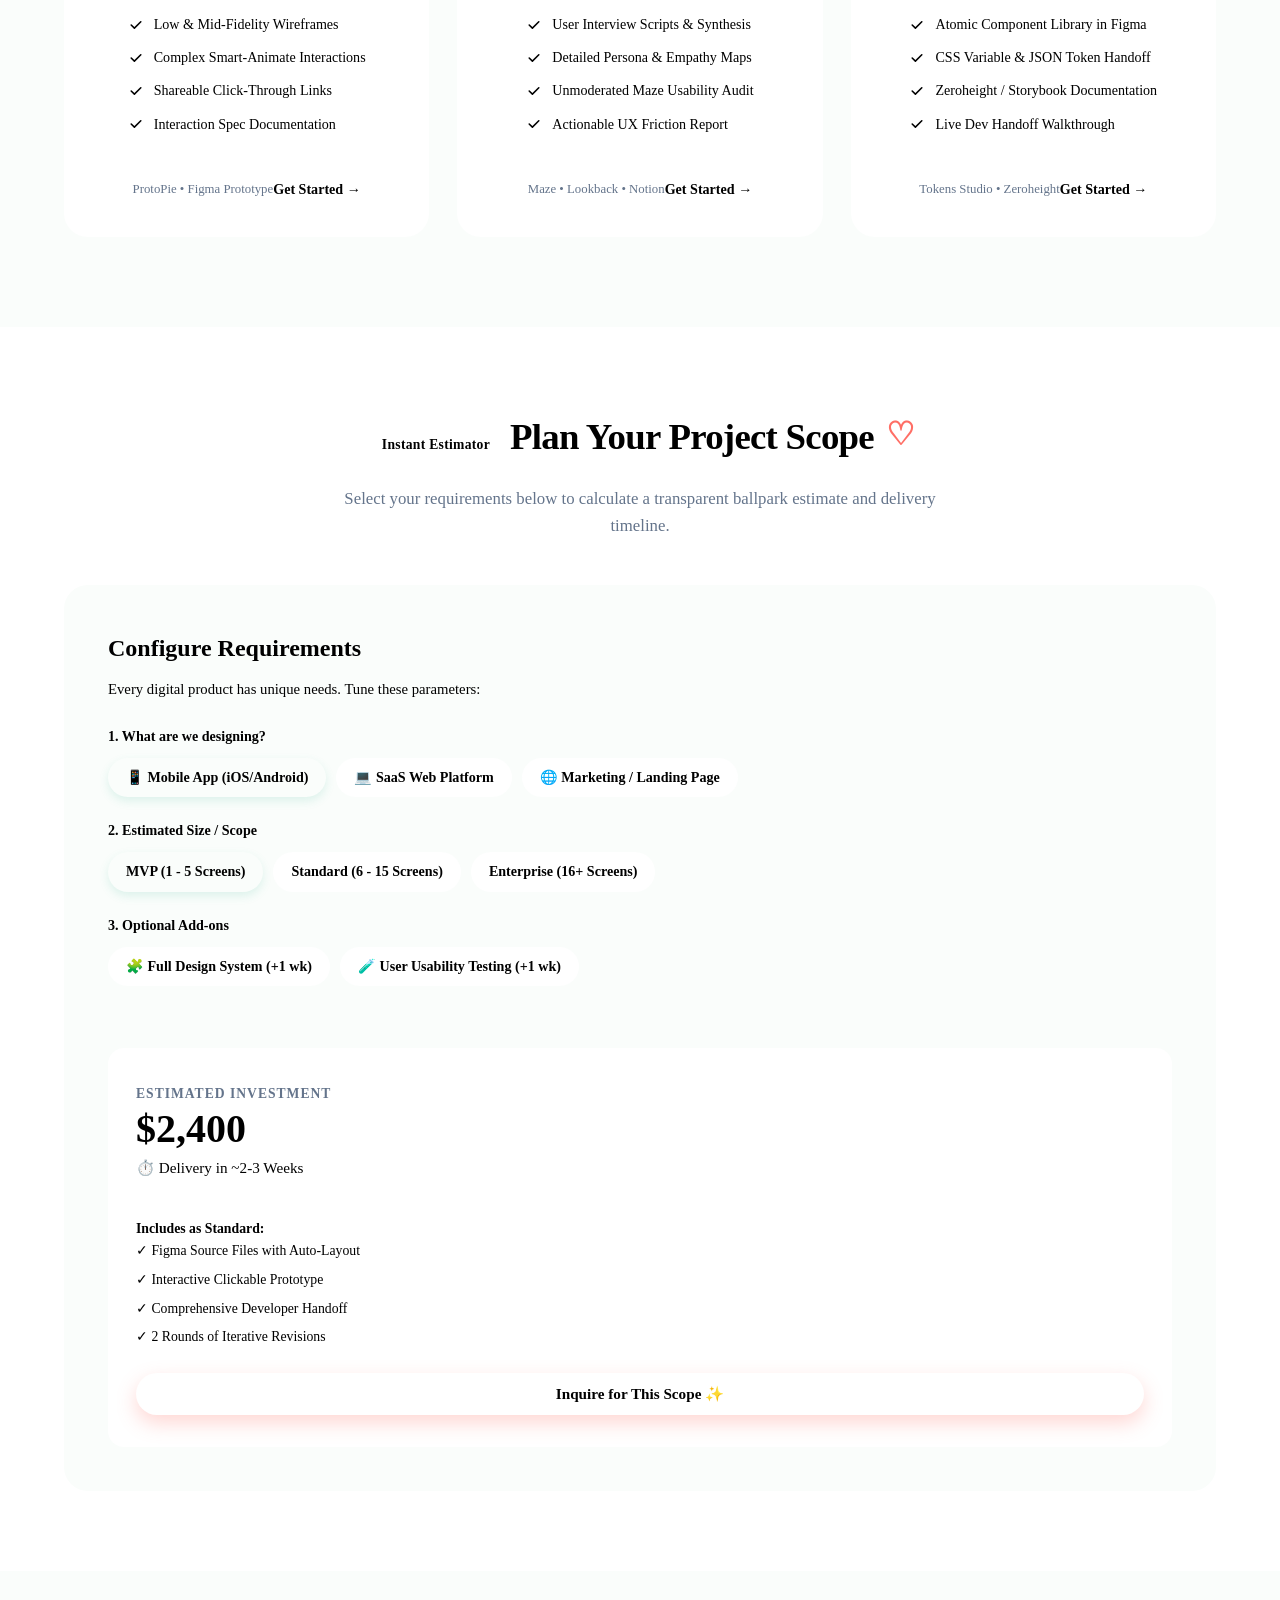
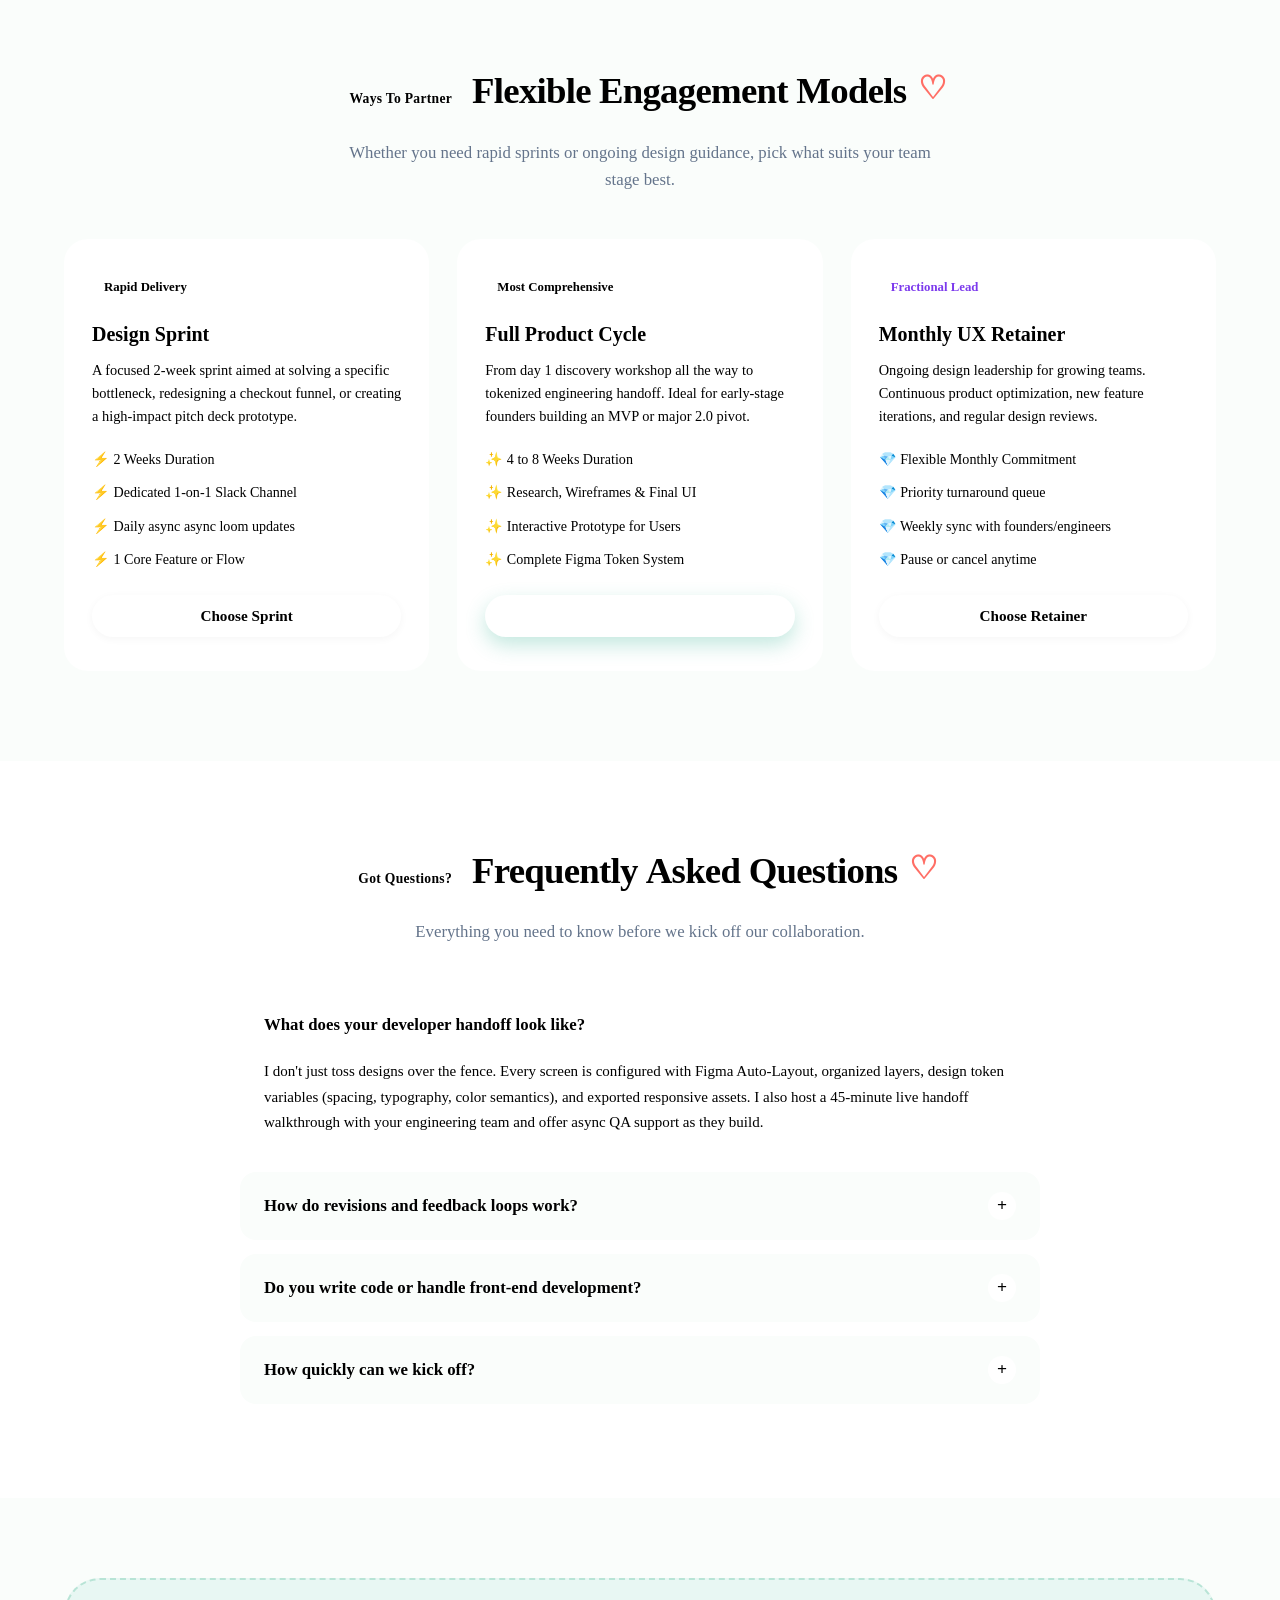
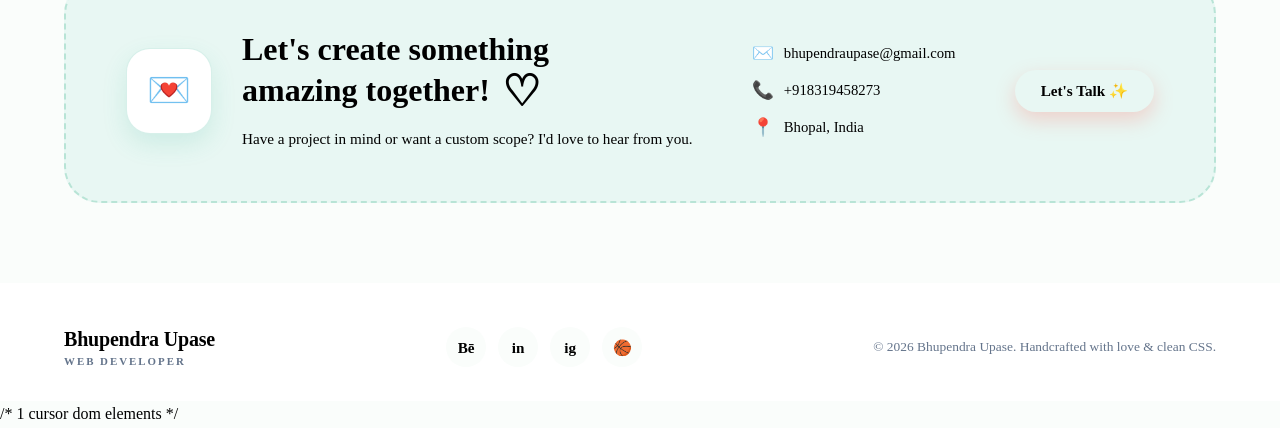
<file: services.html>
<!DOCTYPE html>
<html lang="en">
<head>
  <meta charset="UTF-8" />
  <meta name="viewport" content="width=device-width, initial-scale=1.0" />
  <title>Services — Bhupendra Upase | Web Developer</title>

  <!-- Google Fonts: Plus Jakarta Sans for UI + Caveat for handwritten notes -->
  <link rel="preconnect" href="https://fonts.googleapis.com">
  <link rel="preconnect" href="https://fonts.gstatic.com" crossorigin>
  <link href="https://fonts.googleapis.com/css2?family=Caveat:wght@600;700&family=Plus+Jakarta+Sans:wght@300;400;500;600;700;800&display=swap" rel="stylesheet">
  <link rel="stylesheet" href="css/style.css">
</head>
<body>

  <!-- ==========================================================
       HEADER & NAVIGATION
       ========================================================== -->
  <header class="header-nav">
    <div class="container nav-container">
      <a href="index.html" class="brand-logo">
        <span class="logo-title">Bhupendra Upase
          <!-- <span class="doodle-heart">♡</span> -->
        </span>
        <span class="logo-sub">Web Developer</span>
      </a>

      <ul class="nav-menu">
        <li><a href="index.html">Home</a></li>
        <li><a href="about.html">About</a></li>
        <li><a href="services.html" class="active">Services</a></li>
        <li><a href="work.html">Work</a></li>
        <li><a href="index.html#process">Process</a></li>
        <li><a href="testimonials.html">Testimonials</a></li>
      </ul>

      <button class="btn btn-primary" onclick="openContactModal()">
        Let's Talk <span style="font-size:1.1em">✨</span>
      </button>
    </div>
  </header>

  <!-- ==========================================================
       HERO: SERVICES OVERVIEW
       ========================================================== -->
  <section class="services-hero">
    <div class="container">
      <span class="hero-sparkle">What I can do for you ♡</span>
      <h1>End-to-end design solutions that bring your <span>brightest ideas</span> to life</h1>
      <p>From initial market discovery to high-fidelity clickable prototypes and design systems, I help founders and teams build digital experiences people truly adore.</p>

      <div class="hero-badges-strip">
        <div class="hero-stat-pill">
          <strong>40+</strong> <span>Digital Projects Shipped</span>
        </div>
        <div class="hero-stat-pill">
          <strong>99%</strong> <span>Client Satisfaction Rate</span>
        </div>
        <div class="hero-stat-pill">
          <strong>3.4x</strong> <span>Average Conversion Boost</span>
        </div>
        <div class="hero-stat-pill">
          <strong>100%</strong> <span>Developer-Ready Specs</span>
        </div>
      </div>
    </div>
  </section>

  <!-- ==========================================================
       CORE SERVICES CARDS (Based directly on the screenshot)
       ========================================================== -->
  <section class="services-main-section">
    <div class="container">
      
      <div class="section-header">
        <span class="section-tag">Core Offerings</span>
        <h2 class="section-title">Tailored Design <span>Expertise</span> <span class="doodle-heart">♡</span></h2>
        <p class="section-subtitle">Deep craft, intentional typography, human ergonomics, and business-focused UX.</p>
      </div>

      <div class="services-grid">

        <!-- 1. UI/UX Design (Featured) -->
        <div class="service-card featured">
          <span class="featured-tag">Most Popular</span>
          <div class="service-icon-box mint">
            <!-- Pencil / Compass Icon -->
            🎨
          </div>
          <h3>UI/UX Design</h3>
          <p class="service-summary">
            Designing intuitive interfaces that provide seamless user journeys, eliminating friction and turning first-time visitors into loyal evangelists.
          </p>
          <div class="service-deliverables">
            <h5>What You Get:</h5>
            <ul class="deliverables-list">
              <li>
                <svg viewBox="0 0 20 20"><path d="M16.707 5.293a1 1 0 010 1.414l-8 8a1 1 0 01-1.414 0l-4-4a1 1 0 011.414-1.414L8 12.586l7.293-7.293a1 1 0 011.414 0z"/></svg>
                Complete User Flow Architecture
              </li>
              <li>
                <svg viewBox="0 0 20 20"><path d="M16.707 5.293a1 1 0 010 1.414l-8 8a1 1 0 01-1.414 0l-4-4a1 1 0 011.414-1.414L8 12.586l7.293-7.293a1 1 0 011.414 0z"/></svg>
                High-Fidelity Figma Screens (Auto-layout)
              </li>
              <li>
                <svg viewBox="0 0 20 20"><path d="M16.707 5.293a1 1 0 010 1.414l-8 8a1 1 0 01-1.414 0l-4-4a1 1 0 011.414-1.414L8 12.586l7.293-7.293a1 1 0 011.414 0z"/></svg>
                Component Variables & Color Palettes
              </li>
              <li>
                <svg viewBox="0 0 20 20"><path d="M16.707 5.293a1 1 0 010 1.414l-8 8a1 1 0 01-1.414 0l-4-4a1 1 0 011.414-1.414L8 12.586l7.293-7.293a1 1 0 011.414 0z"/></svg>
                Interactive In-browser Preview
              </li>
            </ul>
          </div>
          <div class="service-footer">
            <span class="service-tools">Figma • Miro</span>
            <a href="javascript:void(0)" onclick="selectServiceInModal('UI/UX Design')" class="service-cta-link">Get Started →</a>
          </div>
        </div>

        <!-- 2. Mobile App Design -->
        <div class="service-card">
          <div class="service-icon-box coral">
            📱
          </div>
          <h3>Mobile App Design</h3>
          <p class="service-summary">
            Crafting beautiful & functional native mobile applications for iOS and Android platforms tailored to thumbs, gestures, and tactile feedback.
          </p>
          <div class="service-deliverables">
            <h5>What You Get:</h5>
            <ul class="deliverables-list">
              <li>
                <svg viewBox="0 0 20 20"><path d="M16.707 5.293a1 1 0 010 1.414l-8 8a1 1 0 01-1.414 0l-4-4a1 1 0 011.414-1.414L8 12.586l7.293-7.293a1 1 0 011.414 0z"/></svg>
                Apple Human Interface & Material 3 Specs
              </li>
              <li>
                <svg viewBox="0 0 20 20"><path d="M16.707 5.293a1 1 0 010 1.414l-8 8a1 1 0 01-1.414 0l-4-4a1 1 0 011.414-1.414L8 12.586l7.293-7.293a1 1 0 011.414 0z"/></svg>
                App Store & Play Store Presentation Kit
              </li>
              <li>
                <svg viewBox="0 0 20 20"><path d="M16.707 5.293a1 1 0 010 1.414l-8 8a1 1 0 01-1.414 0l-4-4a1 1 0 011.414-1.414L8 12.586l7.293-7.293a1 1 0 011.414 0z"/></svg>
                Light & Dark Mode Interface States
              </li>
              <li>
                <svg viewBox="0 0 20 20"><path d="M16.707 5.293a1 1 0 010 1.414l-8 8a1 1 0 01-1.414 0l-4-4a1 1 0 011.414-1.414L8 12.586l7.293-7.293a1 1 0 011.414 0z"/></svg>
                Micro-haptic Touch Point Guidelines
              </li>
            </ul>
          </div>
          <div class="service-footer">
            <span class="service-tools">iOS HIG • Material Design</span>
            <a href="javascript:void(0)" onclick="selectServiceInModal('Mobile App Design')" class="service-cta-link">Get Started →</a>
          </div>
        </div>

        <!-- 3. Web & SaaS Design -->
        <div class="service-card">
          <div class="service-icon-box blue">
            💻
          </div>
          <h3>Web & SaaS Design</h3>
          <p class="service-summary">
            Creating modern, fully responsive web apps and high-converting marketing landing pages that are blazingly fast, accessible, and clean.
          </p>
          <div class="service-deliverables">
            <h5>What You Get:</h5>
            <ul class="deliverables-list">
              <li>
                <svg viewBox="0 0 20 20"><path d="M16.707 5.293a1 1 0 010 1.414l-8 8a1 1 0 01-1.414 0l-4-4a1 1 0 011.414-1.414L8 12.586l7.293-7.293a1 1 0 011.414 0z"/></svg>
                Desktop, Tablet & Mobile Breakpoints
              </li>
              <li>
                <svg viewBox="0 0 20 20"><path d="M16.707 5.293a1 1 0 010 1.414l-8 8a1 1 0 01-1.414 0l-4-4a1 1 0 011.414-1.414L8 12.586l7.293-7.293a1 1 0 011.414 0z"/></svg>
                WCAG 2.1 AA Color Accessibility Audit
              </li>
              <li>
                <svg viewBox="0 0 20 20"><path d="M16.707 5.293a1 1 0 010 1.414l-8 8a1 1 0 01-1.414 0l-4-4a1 1 0 011.414-1.414L8 12.586l7.293-7.293a1 1 0 011.414 0z"/></svg>
                Optimized SVG Vector Asset Export
              </li>
              <li>
                <svg viewBox="0 0 20 20"><path d="M16.707 5.293a1 1 0 010 1.414l-8 8a1 1 0 01-1.414 0l-4-4a1 1 0 011.414-1.414L8 12.586l7.293-7.293a1 1 0 011.414 0z"/></svg>
                Framer or Webflow Ready Assets
              </li>
            </ul>
          </div>
          <div class="service-footer">
            <span class="service-tools">Responsive 12-col • Framer</span>
            <a href="javascript:void(0)" onclick="selectServiceInModal('Web & SaaS Design')" class="service-cta-link">Get Started →</a>
          </div>
        </div>

        <!-- 4. Wireframing & Prototyping -->
        <div class="service-card">
          <div class="service-icon-box purple">
            📐
          </div>
          <h3>Wireframing & Prototyping</h3>
          <p class="service-summary">
            Turning raw early concepts into interactive, clickable prototypes for investor pitches, stakeholder sign-offs, and rapid user testing.
          </p>
          <div class="service-deliverables">
            <h5>What You Get:</h5>
            <ul class="deliverables-list">
              <li>
                <svg viewBox="0 0 20 20"><path d="M16.707 5.293a1 1 0 010 1.414l-8 8a1 1 0 01-1.414 0l-4-4a1 1 0 011.414-1.414L8 12.586l7.293-7.293a1 1 0 011.414 0z"/></svg>
                Low & Mid-Fidelity Wireframes
              </li>
              <li>
                <svg viewBox="0 0 20 20"><path d="M16.707 5.293a1 1 0 010 1.414l-8 8a1 1 0 01-1.414 0l-4-4a1 1 0 011.414-1.414L8 12.586l7.293-7.293a1 1 0 011.414 0z"/></svg>
                Complex Smart-Animate Interactions
              </li>
              <li>
                <svg viewBox="0 0 20 20"><path d="M16.707 5.293a1 1 0 010 1.414l-8 8a1 1 0 01-1.414 0l-4-4a1 1 0 011.414-1.414L8 12.586l7.293-7.293a1 1 0 011.414 0z"/></svg>
                Shareable Click-Through Links
              </li>
              <li>
                <svg viewBox="0 0 20 20"><path d="M16.707 5.293a1 1 0 010 1.414l-8 8a1 1 0 01-1.414 0l-4-4a1 1 0 011.414-1.414L8 12.586l7.293-7.293a1 1 0 011.414 0z"/></svg>
                Interaction Spec Documentation
              </li>
            </ul>
          </div>
          <div class="service-footer">
            <span class="service-tools">ProtoPie • Figma Prototype</span>
            <a href="javascript:void(0)" onclick="selectServiceInModal('Prototyping')" class="service-cta-link">Get Started →</a>
          </div>
        </div>

        <!-- 5. User Research & Usability -->
        <div class="service-card">
          <div class="service-icon-box yellow">
            🔍
          </div>
          <h3>User Research & Testing</h3>
          <p class="service-summary">
            Uncovering actual user pain points, behavioral hurdles, and latent desires to validate product hypotheses before spending dev capital.
          </p>
          <div class="service-deliverables">
            <h5>What You Get:</h5>
            <ul class="deliverables-list">
              <li>
                <svg viewBox="0 0 20 20"><path d="M16.707 5.293a1 1 0 010 1.414l-8 8a1 1 0 01-1.414 0l-4-4a1 1 0 011.414-1.414L8 12.586l7.293-7.293a1 1 0 011.414 0z"/></svg>
                User Interview Scripts & Synthesis
              </li>
              <li>
                <svg viewBox="0 0 20 20"><path d="M16.707 5.293a1 1 0 010 1.414l-8 8a1 1 0 01-1.414 0l-4-4a1 1 0 011.414-1.414L8 12.586l7.293-7.293a1 1 0 011.414 0z"/></svg>
                Detailed Persona & Empathy Maps
              </li>
              <li>
                <svg viewBox="0 0 20 20"><path d="M16.707 5.293a1 1 0 010 1.414l-8 8a1 1 0 01-1.414 0l-4-4a1 1 0 011.414-1.414L8 12.586l7.293-7.293a1 1 0 011.414 0z"/></svg>
                Unmoderated Maze Usability Audit
              </li>
              <li>
                <svg viewBox="0 0 20 20"><path d="M16.707 5.293a1 1 0 010 1.414l-8 8a1 1 0 01-1.414 0l-4-4a1 1 0 011.414-1.414L8 12.586l7.293-7.293a1 1 0 011.414 0z"/></svg>
                Actionable UX Friction Report
              </li>
            </ul>
          </div>
          <div class="service-footer">
            <span class="service-tools">Maze • Lookback • Notion</span>
            <a href="javascript:void(0)" onclick="selectServiceInModal('User Research')" class="service-cta-link">Get Started →</a>
          </div>
        </div>

        <!-- 6. Design Systems & Tokenization -->
        <div class="service-card">
          <div class="service-icon-box mint">
            🧩
          </div>
          <h3>Design Systems & Tokens</h3>
          <p class="service-summary">
            Architecting scalable, modular UI kits and design tokens that bridge design and code, empowering engineering teams to ship 3x faster.
          </p>
          <div class="service-deliverables">
            <h5>What You Get:</h5>
            <ul class="deliverables-list">
              <li>
                <svg viewBox="0 0 20 20"><path d="M16.707 5.293a1 1 0 010 1.414l-8 8a1 1 0 01-1.414 0l-4-4a1 1 0 011.414-1.414L8 12.586l7.293-7.293a1 1 0 011.414 0z"/></svg>
                Atomic Component Library in Figma
              </li>
              <li>
                <svg viewBox="0 0 20 20"><path d="M16.707 5.293a1 1 0 010 1.414l-8 8a1 1 0 01-1.414 0l-4-4a1 1 0 011.414-1.414L8 12.586l7.293-7.293a1 1 0 011.414 0z"/></svg>
                CSS Variable & JSON Token Handoff
              </li>
              <li>
                <svg viewBox="0 0 20 20"><path d="M16.707 5.293a1 1 0 010 1.414l-8 8a1 1 0 01-1.414 0l-4-4a1 1 0 011.414-1.414L8 12.586l7.293-7.293a1 1 0 011.414 0z"/></svg>
                Zeroheight / Storybook Documentation
              </li>
              <li>
                <svg viewBox="0 0 20 20"><path d="M16.707 5.293a1 1 0 010 1.414l-8 8a1 1 0 01-1.414 0l-4-4a1 1 0 011.414-1.414L8 12.586l7.293-7.293a1 1 0 011.414 0z"/></svg>
                Live Dev Handoff Walkthrough
              </li>
            </ul>
          </div>
          <div class="service-footer">
            <span class="service-tools">Tokens Studio • Zeroheight</span>
            <a href="javascript:void(0)" onclick="selectServiceInModal('Design Systems')" class="service-cta-link">Get Started →</a>
          </div>
        </div>

      </div>

    </div>
  </section>

  <!-- ==========================================================
       INTERACTIVE PROJECT COST & TIMELINE ESTIMATOR
       ========================================================== -->
  <section class="estimator-section">
    <div class="container">
      
      <div class="section-header">
        <span class="section-tag">Instant Estimator</span>
        <h2 class="section-title">Plan Your <span>Project Scope</span> <span class="doodle-heart">♡</span></h2>
        <p class="section-subtitle">Select your requirements below to calculate a transparent ballpark estimate and delivery timeline.</p>
      </div>

      <div class="estimator-box">
        
        <!-- Interactive Controls -->
        <div class="estimator-left">
          <h3>Configure Requirements</h3>
          <p>Every digital product has unique needs. Tune these parameters:</p>

          <!-- 1. Platform Type -->
          <div class="calc-group">
            <label class="calc-label">1. What are we designing?</label>
            <div class="radio-pills">
              <label class="pill-radio">
                <input type="radio" name="projectType" value="mobile" checked onchange="calculateEstimate()">
                <span class="pill-label">📱 Mobile App (iOS/Android)</span>
              </label>
              <label class="pill-radio">
                <input type="radio" name="projectType" value="saas" onchange="calculateEstimate()">
                <span class="pill-label">💻 SaaS Web Platform</span>
              </label>
              <label class="pill-radio">
                <input type="radio" name="projectType" value="website" onchange="calculateEstimate()">
                <span class="pill-label">🌐 Marketing / Landing Page</span>
              </label>
  
</div>
          </div>

          <!-- 2. Scale / Screens -->
          <div class="calc-group">
            <label class="calc-label">2. Estimated Size / Scope</label>
            <div class="radio-pills">
              <label class="pill-radio">
                <input type="radio" name="projectScale" value="small" checked onchange="calculateEstimate()">
                <span class="pill-label">MVP (1 - 5 Screens)</span>
              </label>
              <label class="pill-radio">
                <input type="radio" name="projectScale" value="medium" onchange="calculateEstimate()">
                <span class="pill-label">Standard (6 - 15 Screens)</span>
              </label>
              <label class="pill-radio">
                <input type="radio" name="projectScale" value="large" onchange="calculateEstimate()">
                <span class="pill-label">Enterprise (16+ Screens)</span>
              </label>
            </div>
          </div>

          <!-- 3. Add-ons -->
          <div class="calc-group">
            <label class="calc-label">3. Optional Add-ons</label>
            <div class="radio-pills">
              <label class="pill-radio">
                <input type="checkbox" id="addonSystem" onchange="calculateEstimate()">
                <span class="pill-label">🧩 Full Design System (+1 wk)</span>
              </label>
              <label class="pill-radio">
                <input type="checkbox" id="addonResearch" onchange="calculateEstimate()">
                <span class="pill-label">🧪 User Usability Testing (+1 wk)</span>
              </label>
            </div>
          </div>
        </div>

        <!-- Estimate Output Summary Card -->
        <div class="estimator-right">
          <div>
            <span class="estimate-title">Estimated Investment</span>
            <div class="estimate-price" id="calcPrice">$2,400</div>
            <div class="estimate-timeline" id="calcTime">⏱️ Delivery in ~2-3 Weeks</div>

            <div class="estimate-includes">
              <strong>Includes as Standard:</strong>
              <span>✓ Figma Source Files with Auto-Layout</span>
              <span>✓ Interactive Clickable Prototype</span>
              <span>✓ Comprehensive Developer Handoff</span>
              <span>✓ 2 Rounds of Iterative Revisions</span>
            </div>
          </div>

          <button class="btn btn-coral" onclick="bookEstimatedScope()" style="width:100%;">
            Inquire for This Scope ✨
          </button>
        </div>

      </div>

    </div>
  </section>

  <!-- ==========================================================
       ENGAGEMENT MODELS: HOW WE WORK
       ========================================================== -->
  <section class="engagement-section">
    <div class="container">
      
      <div class="section-header">
        <span class="section-tag">Ways To Partner</span>
        <h2 class="section-title">Flexible <span>Engagement Models</span> <span class="doodle-heart">♡</span></h2>
        <p class="section-subtitle">Whether you need rapid sprints or ongoing design guidance, pick what suits your team stage best.</p>
      </div>

      <div class="models-grid">

        <!-- Model 1: Sprint -->
        <div class="model-card">
          <span class="model-badge badge-sprint">Rapid Delivery</span>
          <h3>Design Sprint</h3>
          <p>A focused 2-week sprint aimed at solving a specific bottleneck, redesigning a checkout funnel, or creating a high-impact pitch deck prototype.</p>
          <ul class="model-points">
            <li>⚡ 2 Weeks Duration</li>
            <li>⚡ Dedicated 1-on-1 Slack Channel</li>
            <li>⚡ Daily async async loom updates</li>
            <li>⚡ 1 Core Feature or Flow</li>
          </ul>
          <button class="btn btn-outline" style="width: 100%;" onclick="selectServiceInModal('Design Sprint')">Choose Sprint</button>
        </div>

        <!-- Model 2: End-to-End Product -->
        <div class="model-card" style="border-color: var(--primary);">
          <span class="model-badge badge-project">Most Comprehensive</span>
          <h3>Full Product Cycle</h3>
          <p>From day 1 discovery workshop all the way to tokenized engineering handoff. Ideal for early-stage founders building an MVP or major 2.0 pivot.</p>
          <ul class="model-points">
            <li>✨ 4 to 8 Weeks Duration</li>
            <li>✨ Research, Wireframes & Final UI</li>
            <li>✨ Interactive Prototype for Users</li>
            <li>✨ Complete Figma Token System</li>
          </ul>
          <button class="btn btn-primary" style="width: 100%;" onclick="selectServiceInModal('Full Product Cycle')">Choose End-to-End</button>
        </div>

        <!-- Model 3: Retainer -->
        <div class="model-card">
          <span class="model-badge badge-retainer">Fractional Lead</span>
          <h3>Monthly UX Retainer</h3>
          <p>Ongoing design leadership for growing teams. Continuous product optimization, new feature iterations, and regular design reviews.</p>
          <ul class="model-points">
            <li>💎 Flexible Monthly Commitment</li>
            <li>💎 Priority turnaround queue</li>
            <li>💎 Weekly sync with founders/engineers</li>
            <li>💎 Pause or cancel anytime</li>
          </ul>
          <button class="btn btn-outline" style="width: 100%;" onclick="selectServiceInModal('Monthly Retainer')">Choose Retainer</button>
        </div>

      </div>

    </div>
  </section>

  <!-- ==========================================================
       FREQUENTLY ASKED QUESTIONS
       ========================================================== -->
  <section class="faq-section">
    <div class="container">
      
      <div class="section-header">
        <span class="section-tag">Got Questions?</span>
        <h2 class="section-title">Frequently <span>Asked Questions</span> <span class="doodle-heart">♡</span></h2>
        <p class="section-subtitle">Everything you need to know before we kick off our collaboration.</p>
      </div>

      <div class="faq-container">
        
        <!-- Question 1 -->
        <div class="faq-item active">
          <button class="faq-question" onclick="toggleFaq(this)">
            What does your developer handoff look like?
            <span class="faq-icon">+</span>
          </button>
          <div class="faq-answer">
            I don't just toss designs over the fence. Every screen is configured with Figma Auto-Layout, organized layers, design token variables (spacing, typography, color semantics), and exported responsive assets. I also host a 45-minute live handoff walkthrough with your engineering team and offer async QA support as they build.
          </div>
        </div>

        <!-- Question 2 -->
        <div class="faq-item">
          <button class="faq-question" onclick="toggleFaq(this)">
            How do revisions and feedback loops work?
            <span class="faq-icon">+</span>
          </button>
          <div class="faq-answer">
            We collaborate seamlessly using Figma comments and weekly video calls. All projects include structured revision checkpoints at each milestone (Wireframe approval, Visual direction sign-off, and Final high-fidelity polish) so there are never any unexpected surprises.
          </div>
        </div>

        <!-- Question 3 -->
        <div class="faq-item">
          <button class="faq-question" onclick="toggleFaq(this)">
            Do you write code or handle front-end development?
            <span class="faq-icon">+</span>
          </button>
          <div class="faq-answer">
            My primary superpower is UI/UX product design, systems, and user empathy. However, because I have a strong foundation in modern HTML5, CSS3, and responsive grid ergonomics, everything I design is 100% technically feasible and realistic to code without headaches.
          </div>
        </div>

        <!-- Question 4 -->
        <div class="faq-item">
          <button class="faq-question" onclick="toggleFaq(this)">
            How quickly can we kick off?
            <span class="faq-icon">+</span>
          </button>
          <div class="faq-answer">
            Depending on current queue availability, I typically start new client collaborations within 5 to 7 business days following our initial discovery call and contract confirmation.
          </div>
        </div>

      </div>

    </div>
  </section>

  <!-- ==========================================================
       BOTTOM CTA BANNER (Design Match to Original)
       ========================================================== -->
  <section class="cta-banner-section">
    <div class="container">
      <div class="cta-box">
        
        <div class="cta-left">
          <div class="cta-envelope-icon">
            💌
          </div>
          <div class="cta-headings">
            <h2>Let's create something<br/>amazing together! <span class="doodle-heart">♡</span></h2>
            <p>Have a project in mind or want a custom scope? I'd love to hear from you.</p>
          </div>
        </div>

        <div class="cta-contact-details">
          <div class="contact-item">
            <span>✉️</span> bhupendraupase@gmail.com
          </div>
          <div class="contact-item">
            <span>📞</span> +918319458273
          </div>
          <div class="contact-item">
            <span>📍</span> Bhopal, India
          </div>
        </div>

        <button class="btn btn-coral" onclick="openContactModal()">
          Let's Talk ✨
        </button>

      </div>
    </div>
  </section>

  <!-- ==========================================================
       FOOTER
       ========================================================== -->
  <footer class="site-footer">
    <div class="container footer-grid">
      
      <div class="brand-logo">
        <span class="logo-title">Bhupendra Upase 
          <!-- <span class="doodle-heart">♡</span> -->
        </span>
        <span class="logo-sub">Web Developer</span>
      </div>

      <div class="footer-socials">
        <a href="#behance" class="social-btn" title="Behance">Bē</a>
        <a href="#linkedin" class="social-btn" title="LinkedIn">in</a>
        <a href="#instagram" class="social-btn" title="Instagram">ig</a>
        <a href="#dribbble" class="social-btn" title="Dribbble">🏀</a>
      </div>

      <div class="footer-copy">
        © 2026 Bhupendra Upase. Handcrafted with love & clean CSS.
      </div>

    </div>
  </footer>

  <!-- ==========================================================
       CONTACT & INQUIRY MODAL
       ========================================================== -->
  <div class="modal-overlay" id="contactModal">
    <div class="modal-box">
      <button class="modal-close" onclick="closeContactModal()">&times;</button>
      
      <h3 style="font-size:1.4rem; font-weight:800; color:var(--text-title); margin-bottom:6px;">
        Let's Work Together! <span class="doodle-heart">♡</span>
      </h3>
      <p style="font-size:0.88rem; color:var(--text-muted); margin-bottom:20px;">
        Tell me a bit about your goals and I’ll get back to you within 24 hours.
      </p>

      <form id="contactForm" onsubmit="handleFormSubmit(event)">
        <div class="form-group">
          <label>Your Name</label>
          <input type="text" class="form-control" placeholder="e.g. Rohan Mehta" required>
        </div>

        <div class="form-group">
          <label>Email Address</label>
          <input type="email" class="form-control" placeholder="rohan@startup.com" required>
        </div>

        <div class="form-group">
          <label>Selected Service / Scope</label>
          <input type="text" id="modalServiceInput" class="form-control" value="UI/UX Design" required>
        </div>

        <div class="form-group">
          <label>Project Details</label>
          <textarea class="form-control" placeholder="Share links, brief, or timeline expectations..." required></textarea>
        </div>

        <button type="submit" class="btn btn-coral" style="width: 100%; margin-top: 8px;">
          Submit Inquiry 🚀
        </button>
      </form>
    </div>
  </div>

   /* 1 cursor dom elements */
    <div class="custom-cursor-dot" id="cursorDot"></div>
    <div class="custom-cursor-ring" id="cursorRing">
      <span class="cursor-badge-text" id="cursorBadgeText"></span>
    </div>

  <!-- ==========================================================
       VANILLA JAVASCRIPT
       ========================================================== -->
  <script>
    // 1. Interactive Project Calculator Logic
    function calculateEstimate() {
      const type = document.querySelector('input[name="projectType"]:checked').value;
      const scale = document.querySelector('input[name="projectScale"]:checked').value;
      const addSystem = document.getElementById('addonSystem').checked;
      const addResearch = document.getElementById('addonResearch').checked;

      let basePrice = 2000;
      let weeks = 2;

      // Type adjustment
      if (type === 'mobile') {
        basePrice = 2400;
        weeks = 2.5;
      } else if (type === 'saas') {
        basePrice = 2800;
        weeks = 3;
      } else if (type === 'website') {
        basePrice = 1800;
        weeks = 2;
      }

      // Scale multiplier
      if (scale === 'medium') {
        basePrice *= 1.7;
        weeks += 1.5;
      } else if (scale === 'large') {
        basePrice *= 2.6;
        weeks += 3;
      }

      // Add-ons
      if (addSystem) {
        basePrice += 800;
        weeks += 1;
      }
      if (addResearch) {
        basePrice += 650;
        weeks += 1;
      }

      // Format currency
      const formattedPrice = '$' + Math.round(basePrice).toLocaleString();
      const formattedTime = `⏱️ Delivery in ~${Math.floor(weeks)}-${Math.ceil(weeks + 1)} Weeks`;

      document.getElementById('calcPrice').innerText = formattedPrice;
      document.getElementById('calcTime').innerText = formattedTime;
    }

    function bookEstimatedScope() {
      const type = document.querySelector('input[name="projectType"]:checked').parentElement.textContent.trim();
      const price = document.getElementById('calcPrice').innerText;
      selectServiceInModal(`${type} (Estimated ${price})`);
    }

    // 2. FAQ Accordion Logic
    function toggleFaq(button) {
      const item = button.parentElement;
      const isActive = item.classList.contains('active');
      
      // Close all open FAQs
      document.querySelectorAll('.faq-item').forEach(el => el.classList.remove('active'));

      // If clicked wasn't active, open it
      if (!isActive) {
        item.classList.add('active');
      }
    }

    // 3. Modal Controls
    function openContactModal() {
      document.getElementById('contactModal').classList.add('active');
    }

    function closeContactModal() {
      document.getElementById('contactModal').classList.remove('active');
    }

    function selectServiceInModal(serviceName) {
      document.getElementById('modalServiceInput').value = serviceName;
      openContactModal();
    }

    // Dismiss modal on backdrop click
    document.getElementById('contactModal').addEventListener('click', function(e) {
      if (e.target === this) closeContactModal();
    });

    // Handle Form Submit
    function handleFormSubmit(e) {
      e.preventDefault();
      const btn = e.target.querySelector('button[type="submit"]');
      const originalText = btn.innerText;
      btn.innerText = 'Inquiry Received! ✨';
      btn.style.background = '#38B294';

      setTimeout(() => {
        closeContactModal();
        e.target.reset();
        btn.innerText = originalText;
        btn.style.background = '';
      }, 1500);
    }
  </script>
<script>
    // 3 cursor physics & event script

      (function initCustomCursor() {
        // disable on touch screens (smartphones/tablets)
        if (window.matchMedia('(pointer: coarse)').matches) {
          return
        }

        const dot = document.querySelector('#cursorDot')
        const ring = document.querySelector('#cursorRing')
        const badgeText = document.querySelector('cursorBadgeText')

        if (!dot || !ring) {
          return
        }


        //add class to body to suppress default browser cursor
        document.body.classList.add('has-custom-cursor')

        // coordinates
        let mouseX = window.innerWidth / 2;
        let mouseY = window.innerHeight / 2;
        let ringX = mouseX;
        let ringY = mouseY;
        let isVisible = false;


        // linear interpolation for smooth trailing lag
        const lerp = (start, end, factor) => start + (end - start) * factor;
        
        //track mouse position
        window.addEventListener('mousemove', (e) => {
          mouseX = e.clientX;
          mouseY = e.clientY;

          // immediate position update for center dot
          dot.style.left = `${mouseX}px`;
          dot.style.top = `${mouseY}px`;

          if (!isVisible) {
            dot.style.opacity = '1';
            ring.style.opacity = '1';
            isVisible = true;
          }
        });


        // raf physics loop for the outer ring
        function render() {
          // 0.18 gives a soft, silk trailing spring feel
          ringX = lerp(ringX, mouseX, 0.18);
          ringY = lerp(ringY, mouseY, 0.18);

          ring.style.left = `${ringX.toFixed(2)}px`;
          ring.style.top = `${ringY.toFixed(2)}px`;

          requestAnimationFrame(render);
        }
          requestAnimationFrame(render)


          // hide cursor when cursor exits the browser window
          document.addEventListener('mouseleave', () => {
            dot.style.opacity = '0'
            ring.style.opacity = '0';
            isVisible = false;
          });


          // click effect (squish & spawn kawaii particles)
          window.addEventListener('mousedown', (e) => {
           ring.classList.add('is-clicking');
           spawnParticles(e.clientX, e.clientY);
          });


          window.addEventListener('mouseup', () => {
            ring.classList.remove('is-clicking')
          });


          // particle burst genrator
          const particles = ['💖','✨','💕','⭐'];
          function spawnParticles(x,y) {
            const count = 3;
            for (let i = 0; i < count; i++) {
              const particle = document.createElement('span');
              particle.className = 'cursor-particle';
              particle.innerText = particles[Math.floor(Math.random() * particles.length)];


              // random trajectories
              const vx = (Math.random() - 0.5) * 80 + 'px';
              const vy = -Math.random() * 60 - 20 + 'px'; // float upwards
              const rot = (Math.random() - 0.5) * 60 + 'deg';
              const size = Math.floor(Math.random() * 8) + 14 + 'px';

              particle.style.left = `${x}px`;
              particle.style.top = `${y}px`;
              particle.style.fontSize = size;
              particle.style.setProperty('--vx', vx);
              particle.style.setProperty('--vy', vy);
              particle.style.setProperty('--rot', rot);


              document.body.appendChild(particle);

              setTimeout(() => particle.remove(), 750);
            }
          }


          // contextual hover detection (event delegation)
          document.addEventListener('mouseover', (e) => {
            const target = e.target;

            // 1. text inputs & textareas
            if (target.closest('input, textarea, select')) {
              ring.classList.add('is-input');
              return
            }

            // 2. custom badge targets (add data-cursor= "your text" to any element)
            const badgeTarget = target.closest('[data-cursor]');

            if (badgeTarget) {
              const text = badgeTarget.getAttribute('data-cursor') || 'View ❤';
              badgeText.innerText = text;
              ring.classList.add('is-badge');
              dot.classList.add('is-badge');
              return;
            }

            // auto-badge for project & case study cards
            const caseCard = target.closest('.project-card, .testimonial-card');
            if (caseCard) {
              badgeText.innerText = 'View ❤';
              ring.classList.add('is-badge');
              dot.classList.add('is-badge');
              return
            }

            // 3. regular interactive elements (buttons, links, pills)
            if (target.closest('a, button, .btn, .filter-btn, .social-btn, [role="button"]')) {
              ring.classList.add('is-hovering');
              dot.classList.add('is-hovering');
            }
          });

          document.addEventListener('mouseout', (e) => {
            const target = e.target;

            if (target.closest('input, textarea, select')) {
              ring.classList.remove('is-input');
            }
            if (target.closest('[data-cursor], .project-card, .testimonial-card')) {
              ring.classList.remove('is-badge');
              dot.classList.remove('is-badge');
            }

            if (target.closest('a, button, .btn, .filter-btn, .tab-btn, .social-btn, [role="button"]')) {
              ring.classList.remove('is-hovering');
              dot.classList.remove('is-hovering');
            }
          });
      })();
  </script>
</body>
</html>
</file>
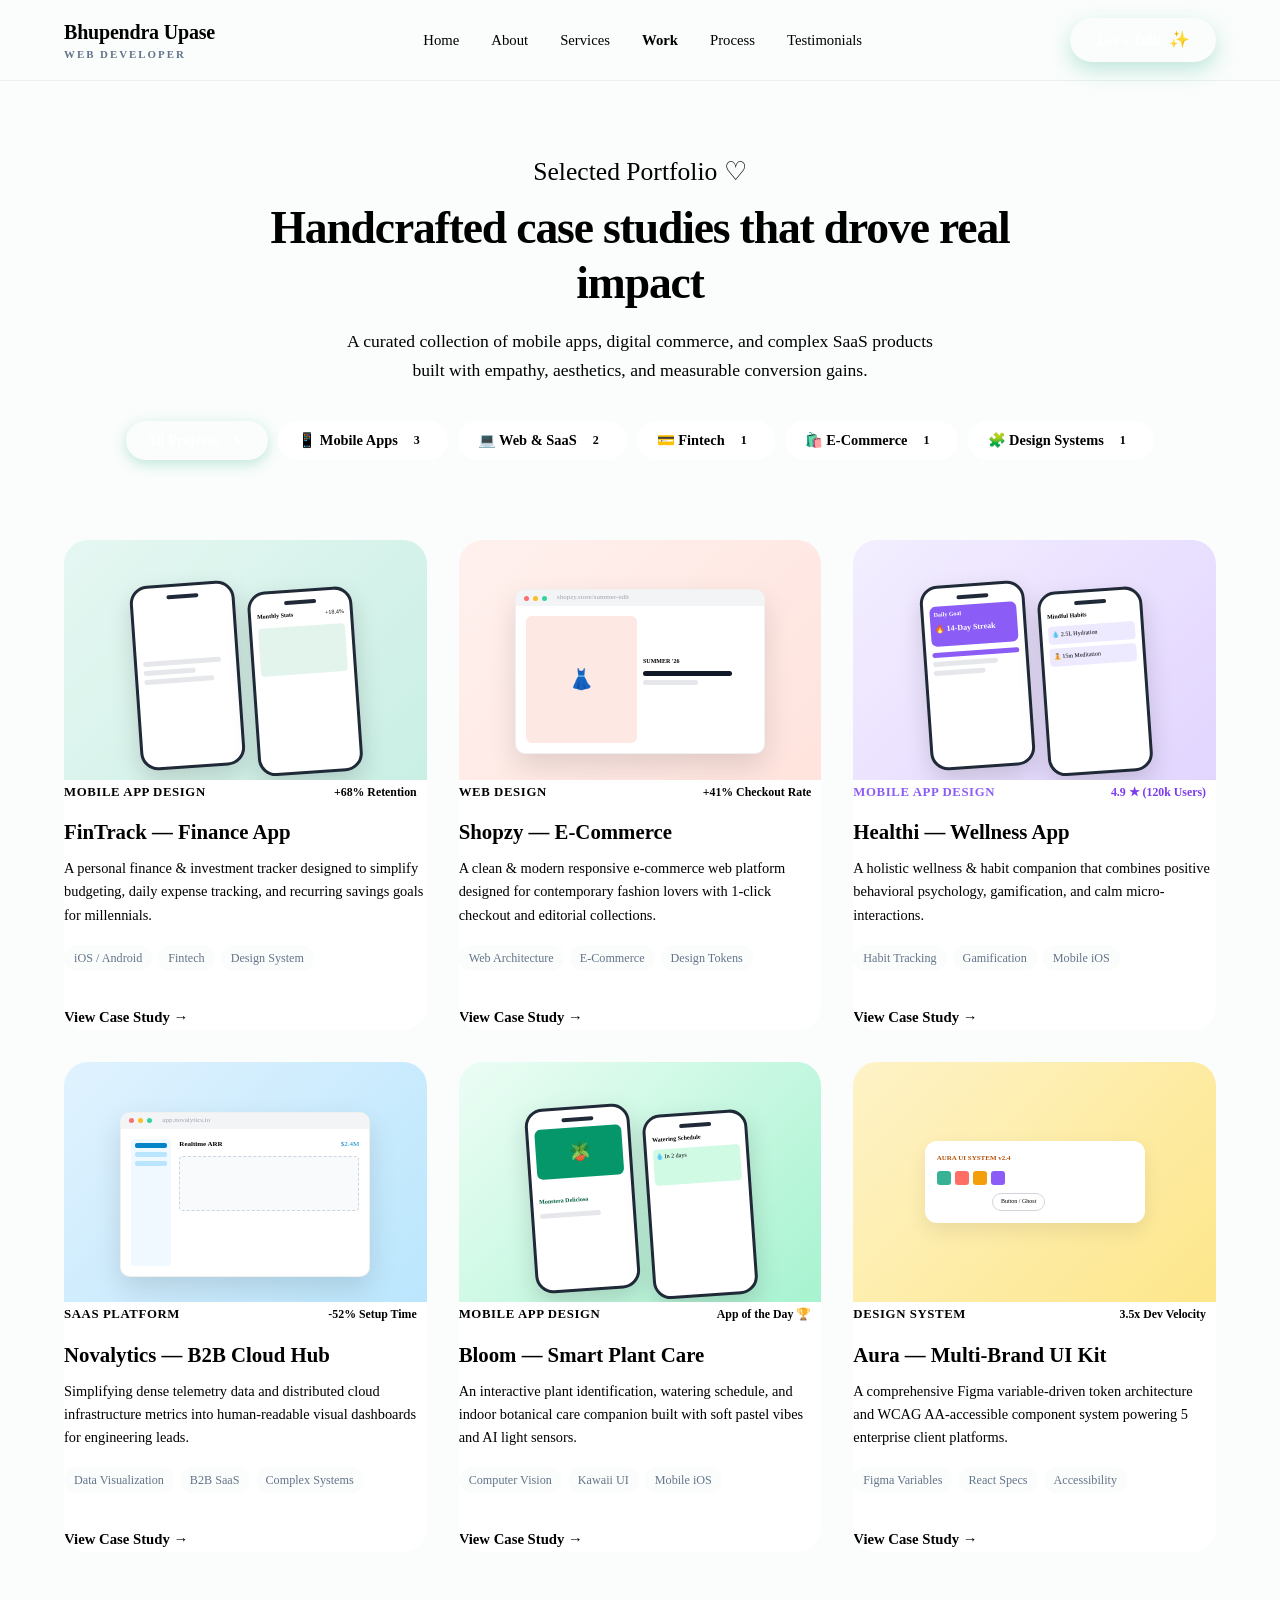
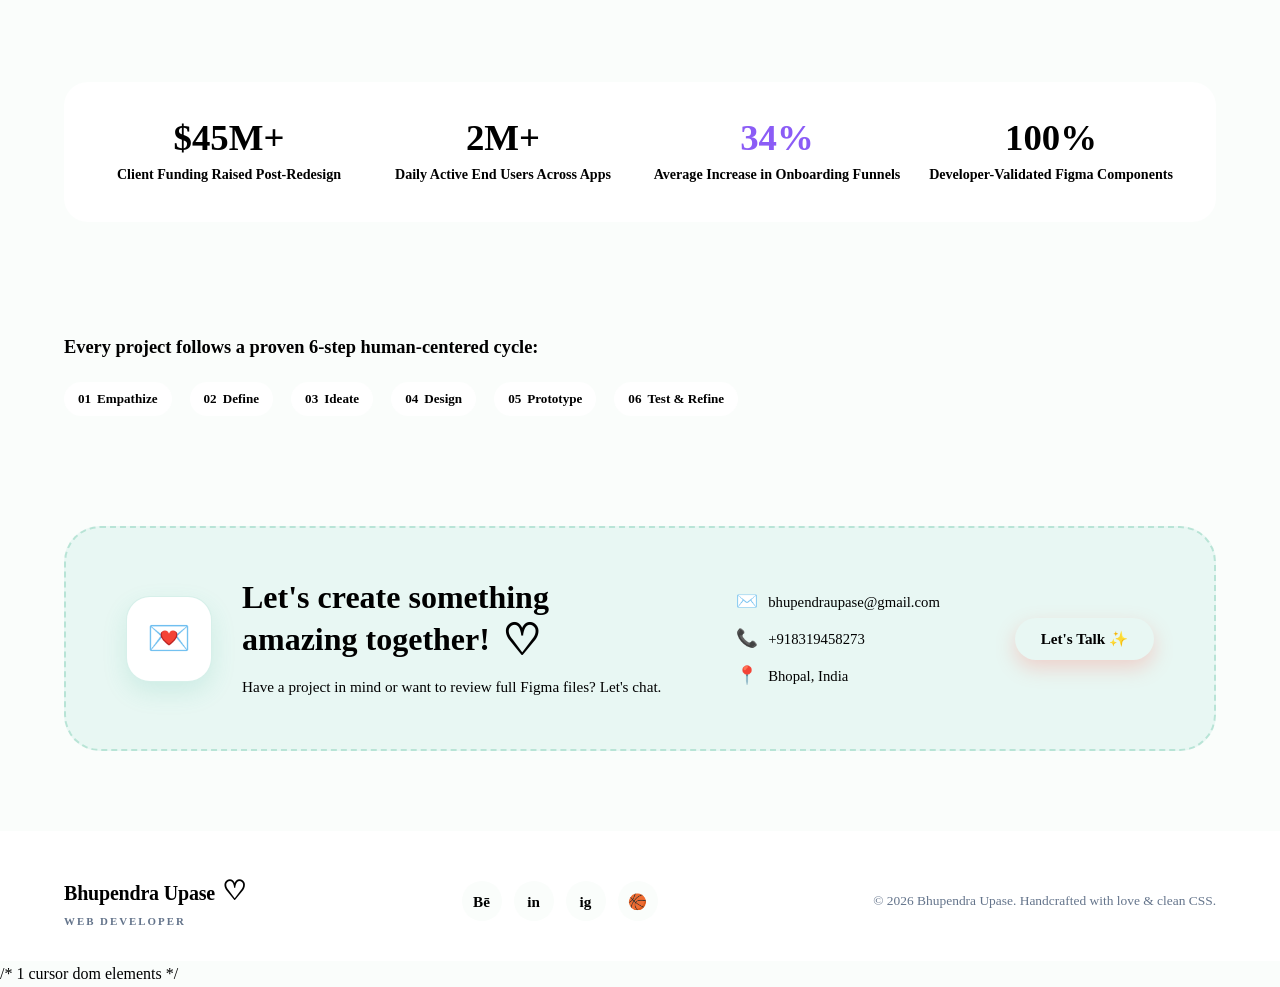
<file: work.html>
<!DOCTYPE html>
<html lang="en">
<head>
  <meta charset="UTF-8" />
  <meta name="viewport" content="width=device-width, initial-scale=1.0" />
  <title>Selected Work & Case Studies — Bhupendra Upase | Web Developer</title>

  <!-- Google Fonts: Plus Jakarta Sans for UI + Caveat for handwritten notes -->
  <link rel="preconnect" href="https://fonts.googleapis.com">
  <link rel="preconnect" href="https://fonts.gstatic.com" crossorigin>
  <link href="https://fonts.googleapis.com/css2?family=Caveat:wght@600;700&family=Plus+Jakarta+Sans:wght@300;400;500;600;700;800&display=swap" rel="stylesheet">
  <link rel="stylesheet" href="css/style.css">
</head>
<body>

  <!-- ==========================================================
       1. HEADER & NAVIGATION
       ========================================================== -->
  <header class="header-nav">
    <div class="container nav-container">
      <a href="index.html" class="brand-logo">
        <span class="logo-title">Bhupendra Upase
          <!-- <span class="doodle-heart">♡</span> -->
        </span>
        <span class="logo-sub">Web Developer</span>
      </a>

      <ul class="nav-menu">
        <li><a href="index.html">Home</a></li>
        <li><a href="about.html">About</a></li>
        <li><a href="services.html">Services</a></li>
        <li><a href="work.html" class="active">Work</a></li>
        <li><a href="index.html#process">Process</a></li>
        <li><a href="testimonials.html">Testimonials</a></li>
      </ul>

      <button class="btn btn-primary" onclick="openContactModal()">
        Let's Talk <span style="font-size:1.1em">✨</span>
      </button>
    </div>
  </header>

  <!-- ==========================================================
       2. WORK HERO & FILTER BAR
       ========================================================== -->
  <section class="work-hero">
    <div class="container">
      <span class="hero-sparkle">Selected Portfolio ♡</span>
      <h1>Handcrafted case studies that drove <span>real impact</span></h1>
      <p>A curated collection of mobile apps, digital commerce, and complex SaaS products built with empathy, aesthetics, and measurable conversion gains.</p>

      <!-- Category Filter Pills -->
      <div class="filter-bar">
        <button class="filter-btn active" onclick="filterProjects('all', this)">
          All Projects <span class="count">6</span>
        </button>
        <button class="filter-btn" onclick="filterProjects('mobile', this)">
          📱 Mobile Apps <span class="count">3</span>
        </button>
        <button class="filter-btn" onclick="filterProjects('web', this)">
          💻 Web & SaaS <span class="count">2</span>
        </button>
        <button class="filter-btn" onclick="filterProjects('fintech', this)">
          💳 Fintech <span class="count">1</span>
        </button>
        <button class="filter-btn" onclick="filterProjects('ecommerce', this)">
          🛍️ E-Commerce <span class="count">1</span>
        </button>
        <button class="filter-btn" onclick="filterProjects('system', this)">
          🧩 Design Systems <span class="count">1</span>
        </button>
      </div>
    </div>
  </section>

  <!-- ==========================================================
       3. CASE STUDIES GRID (Includes FinTrack, Shopzy, Healthi)
       ========================================================== */
  ========================================================== -->
  <section class="work-grid-section">
    <div class="container">
      <div class="projects-grid" id="projectsContainer">

        <!-- 1. FINTRACK (From Reference Image) -->
        <article class="project-card" data-category="mobile fintech">
          <div class="project-mockup-wrapper theme-fintrack" onclick="openCaseStudy('fintrack')">
            <div class="phone-mockup-pair">
              <div class="mini-phone">
                <div class="phone-notch"></div>
                <div class="phone-card-preview">
                  <span>Balance</span>
                  <div style="font-size:8px; font-weight:800; margin-top:2px;">$14,850.00</div>
                </div>
                <div class="phone-lines">
                  <div class="p-line" style="width:70%; background:var(--primary);"></div>
                  <div class="p-line" style="width:90%;"></div>
                  <div class="p-line" style="width:60%;"></div>
                  <div class="p-line" style="width:80%;"></div>
                </div>
              </div>
              <div class="mini-phone" style="transform:translateY(14px);">
                <div class="phone-notch"></div>
                <div style="display:flex; justify-content:space-between; margin-bottom:6px;">
                  <span style="font-size:6px; font-weight:700;">Monthly Stats</span>
                  <span style="font-size:6px; color:var(--primary);">+18.4%</span>
                </div>
                <div style="height:48px; background:#E3F4ED; border-radius:4px; display:flex; align-items:flex-end; gap:3px; padding:3px;">
                  <div style="flex:1; height:40%; background:var(--primary); border-radius:2px;"></div>
                  <div style="flex:1; height:70%; background:var(--primary); border-radius:2px;"></div>
                  <div style="flex:1; height:90%; background:var(--coral); border-radius:2px;"></div>
                  <div style="flex:1; height:60%; background:var(--primary); border-radius:2px;"></div>
                </div>
              </div>
            </div>
          </div>

          <div class="project-body">
            <div class="project-meta-row">
              <span class="project-category">Mobile App Design</span>
              <span class="impact-pill">+68% Retention</span>
            </div>
            <h3 class="project-title">FinTrack — Finance App</h3>
            <p class="project-desc">
              A personal finance & investment tracker designed to simplify budgeting, daily expense tracking, and recurring savings goals for millennials.
            </p>
            <div class="project-tags">
              <span class="tag-chip">iOS / Android</span>
              <span class="tag-chip">Fintech</span>
              <span class="tag-chip">Design System</span>
            </div>
            <a href="javascript:void(0)" onclick="openCaseStudy('fintrack')" class="project-link-btn">
              View Case Study →
            </a>
          </div>
        </article>

        <!-- 2. SHOPZY (From Reference Image) -->
        <article class="project-card coral-cat" data-category="web ecommerce">
          <div class="project-mockup-wrapper theme-shopzy" onclick="openCaseStudy('shopzy')">
            <div class="mini-browser">
              <div class="browser-top">
                <div class="b-dot red"></div>
                <div class="b-dot yellow"></div>
                <div class="b-dot green"></div>
                <div style="font-size:7px; color:#9CA3AF; margin-left:6px;">shopzy.store/summer-edit</div>
              </div>
              <div class="browser-hero-fashion">
                <div class="fashion-pic">👗</div>
                <div class="fashion-info">
                  <span style="font-size:6px; font-weight:800; color:var(--coral);">SUMMER '26</span>
                  <div class="p-line" style="width:80%; background:#111827;"></div>
                  <div class="p-line" style="width:50%;"></div>
                  <div style="width:40px; height:10px; background:var(--coral); border-radius:3px; margin-top:4px;"></div>
                </div>
              </div>
            </div>
          </div>

          <div class="project-body">
            <div class="project-meta-row">
              <span class="project-category">Web Design</span>
              <span class="impact-pill">+41% Checkout Rate</span>
            </div>
            <h3 class="project-title">Shopzy — E-Commerce</h3>
            <p class="project-desc">
              A clean & modern responsive e-commerce web platform designed for contemporary fashion lovers with 1-click checkout and editorial collections.
            </p>
            <div class="project-tags">
              <span class="tag-chip">Web Architecture</span>
              <span class="tag-chip">E-Commerce</span>
              <span class="tag-chip">Design Tokens</span>
            </div>
            <a href="javascript:void(0)" onclick="openCaseStudy('shopzy')" class="project-link-btn">
              View Case Study →
            </a>
          </div>
        </article>

        <!-- 3. HEALTHI (From Reference Image) -->
        <article class="project-card purple-cat" data-category="mobile">
          <div class="project-mockup-wrapper theme-healthi" onclick="openCaseStudy('healthi')">
            <div class="phone-mockup-pair">
              <div class="mini-phone">
                <div class="phone-notch"></div>
                <div class="phone-card-preview purple">
                  <span>Daily Goal</span>
                  <div style="font-size:8px; font-weight:800; margin-top:2px;">🔥 14-Day Streak</div>
                </div>
                <div class="phone-lines">
                  <div class="p-line" style="width:100%; background:#8B5CF6;"></div>
                  <div class="p-line" style="width:75%;"></div>
                  <div class="p-line" style="width:60%;"></div>
                </div>
              </div>
              <div class="mini-phone" style="transform:translateY(14px);">
                <div class="phone-notch"></div>
                <div style="font-size:6px; font-weight:700; margin-bottom:4px;">Mindful Habits</div>
                <div style="background:#EDE9FE; border-radius:4px; padding:4px; margin-bottom:4px; font-size:6px;">
                  💧 2.5L Hydration
                </div>
                <div style="background:#EDE9FE; border-radius:4px; padding:4px; font-size:6px;">
                  🧘 15m Meditation
                </div>
              </div>
            </div>
          </div>

          <div class="project-body">
            <div class="project-meta-row">
              <span class="project-category">Mobile App Design</span>
              <span class="impact-pill">4.9 ★ (120k Users)</span>
            </div>
            <h3 class="project-title">Healthi — Wellness App</h3>
            <p class="project-desc">
              A holistic wellness & habit companion that combines positive behavioral psychology, gamification, and calm micro-interactions.
            </p>
            <div class="project-tags">
              <span class="tag-chip">Habit Tracking</span>
              <span class="tag-chip">Gamification</span>
              <span class="tag-chip">Mobile iOS</span>
            </div>
            <a href="javascript:void(0)" onclick="openCaseStudy('healthi')" class="project-link-btn">
              View Case Study →
            </a>
          </div>
        </article>

        <!-- 4. NOVALYTICS (SaaS Cloud Analytics) -->
        <article class="project-card" data-category="web">
          <div class="project-mockup-wrapper theme-saas" onclick="openCaseStudy('novalytics')">
            <div class="mini-browser">
              <div class="browser-top">
                <div class="b-dot red"></div>
                <div class="b-dot yellow"></div>
                <div class="b-dot green"></div>
                <div style="font-size:7px; color:#9CA3AF; margin-left:6px;">app.novalytics.io</div>
              </div>
              <div style="padding:10px; display:flex; gap:8px; height:100%;">
                <div style="width:40px; background:#F0F9FF; border-radius:4px; display:flex; flex-direction:column; gap:4px; padding:4px;">
                  <div style="height:5px; background:#0284C7; border-radius:2px;"></div>
                  <div style="height:5px; background:#BAE6FD; border-radius:2px;"></div>
                  <div style="height:5px; background:#BAE6FD; border-radius:2px;"></div>
                </div>
                <div style="flex:1; display:flex; flex-direction:column; gap:6px;">
                  <div style="display:flex; justify-content:space-between;">
                    <span style="font-size:7px; font-weight:800;">Realtime ARR</span>
                    <span style="font-size:7px; color:#0284C7;">$2.4M</span>
                  </div>
                  <div style="height:55px; background:#F8FAFC; border-radius:4px; border:1px dashed #CBD5E1;"></div>
                </div>
              </div>
            </div>
          </div>

          <div class="project-body">
            <div class="project-meta-row">
              <span class="project-category">SaaS Platform</span>
              <span class="impact-pill">-52% Setup Time</span>
            </div>
            <h3 class="project-title">Novalytics — B2B Cloud Hub</h3>
            <p class="project-desc">
              Simplifying dense telemetry data and distributed cloud infrastructure metrics into human-readable visual dashboards for engineering leads.
            </p>
            <div class="project-tags">
              <span class="tag-chip">Data Visualization</span>
              <span class="tag-chip">B2B SaaS</span>
              <span class="tag-chip">Complex Systems</span>
            </div>
            <a href="javascript:void(0)" onclick="openCaseStudy('novalytics')" class="project-link-btn">
              View Case Study →
            </a>
          </div>
        </article>

        <!-- 5. BLOOM BOTANICS (Mobile Lifestyle App) -->
        <article class="project-card" data-category="mobile">
          <div class="project-mockup-wrapper theme-botanical" onclick="openCaseStudy('bloom')">
            <div class="phone-mockup-pair">
              <div class="mini-phone">
                <div class="phone-notch"></div>
                <div style="background:#059669; border-radius:6px; height:50px; display:flex; align-items:center; justify-content:center; font-size:18px;">
                  🪴
                </div>
                <div style="margin-top:6px;">
                  <span style="font-size:6px; font-weight:800; color:#065F46;">Monstera Deliciosa</span>
                  <div class="p-line" style="width:70%; margin-top:2px;"></div>
                </div>
              </div>
              <div class="mini-phone" style="transform:translateY(14px);">
                <div class="phone-notch"></div>
                <div style="font-size:6px; font-weight:700;">Watering Schedule</div>
                <div style="height:36px; background:#D1FAE5; border-radius:4px; margin-top:4px; padding:3px; font-size:6px;">
                  💧 In 2 days
                </div>
              </div>
            </div>
          </div>

          <div class="project-body">
            <div class="project-meta-row">
              <span class="project-category">Mobile App Design</span>
              <span class="impact-pill">App of the Day 🏆</span>
            </div>
            <h3 class="project-title">Bloom — Smart Plant Care</h3>
            <p class="project-desc">
              An interactive plant identification, watering schedule, and indoor botanical care companion built with soft pastel vibes and AI light sensors.
            </p>
            <div class="project-tags">
              <span class="tag-chip">Computer Vision</span>
              <span class="tag-chip">Kawaii UI</span>
              <span class="tag-chip">Mobile iOS</span>
            </div>
            <a href="javascript:void(0)" onclick="openCaseStudy('bloom')" class="project-link-btn">
              View Case Study →
            </a>
          </div>
        </article>

        <!-- 6. AURA DESIGN SYSTEM (Design Tokens & UI Kit) -->
        <article class="project-card" data-category="system">
          <div class="project-mockup-wrapper theme-system" onclick="openCaseStudy('aura')">
            <div style="background:#FFFFFF; border-radius:12px; padding:12px; width:220px; box-shadow:0 8px 20px rgba(0,0,0,0.08);">
              <div style="font-size:7px; font-weight:800; color:#B45309; margin-bottom:6px;">AURA UI SYSTEM v2.4</div>
              <div style="display:flex; gap:4px; margin-bottom:8px;">
                <div style="width:14px; height:14px; background:#38B294; border-radius:3px;"></div>
                <div style="width:14px; height:14px; background:#FF6E65; border-radius:3px;"></div>
                <div style="width:14px; height:14px; background:#F59E0B; border-radius:3px;"></div>
                <div style="width:14px; height:14px; background:#8B5CF6; border-radius:3px;"></div>
              </div>
             <div style="display:flex; gap:4px;">
                <div style="padding:3px 8px; background:var(--primary); color:#FFF; font-size:6px; border-radius:10px; font-weight:700;">Button / Solid</div>
                <div style="padding:3px 8px; border:1px solid #D1D5DB; font-size:6px; border-radius:10px;">Button / Ghost</div>
              </div>
            </div>
          </div>

          <div class="project-body">
            <div class="project-meta-row">
              <span class="project-category">Design System</span>
              <span class="impact-pill">3.5x Dev Velocity</span>
            </div>
            <h3 class="project-title">Aura — Multi-Brand UI Kit</h3>
            <p class="project-desc">
              A comprehensive Figma variable-driven token architecture and WCAG AA-accessible component system powering 5 enterprise client platforms.
            </p>
            <div class="project-tags">
              <span class="tag-chip">Figma Variables</span>
              <span class="tag-chip">React Specs</span>
              <span class="tag-chip">Accessibility</span>
            </div>
            <a href="javascript:void(0)" onclick="openCaseStudy('aura')" class="project-link-btn">
              View Case Study →
            </a>
          </div>
        </article>

      </div>
    </div>
  </section>

  <!-- ==========================================================
       4. CLIENT IMPACT / NUMBERS BANNER
       ========================================================== -->
  <section class="metrics-section">
    <div class="container">
      <div class="metrics-card-bar">
        <div class="metric-col">
          <h4>$45M+</h4>
          <p>Client Funding Raised Post-Redesign</p>
        </div>
        <div class="metric-col">
          <h4>2M+</h4>
          <p>Daily Active End Users Across Apps</p>
        </div>
        <div class="metric-col">
          <h4>34%</h4>
          <p>Average Increase in Onboarding Funnels</p>
        </div>
        <div class="metric-col">
          <h4>100%</h4>
          <p>Developer-Validated Figma Components</p>
        </div>
      </div>
    </div>
  </section>

  <!-- ==========================================================
       5. DESIGN PROCESS RECAP RIBBON
       ========================================================== -->
  <section class="process-ribbon">
    <div class="container ribbon-flex">
      <div class="ribbon-heading">
        Every project follows a proven 6-step human-centered cycle:
      </div>
      <div class="ribbon-steps">
        <div class="ribbon-step-pill"><span>01</span> Empathize</div>
        <div class="ribbon-step-pill"><span>02</span> Define</div>
        <div class="ribbon-step-pill"><span>03</span> Ideate</div>
        <div class="ribbon-step-pill"><span>04</span> Design</div>
        <div class="ribbon-step-pill"><span>05</span> Prototype</div>
        <div class="ribbon-step-pill"><span>06</span> Test & Refine</div>
      </div>
    </div>
  </section>

  <!-- ==========================================================
       6. BOTTOM CTA BANNER (Design Match)
       ========================================================== -->
  <section class="cta-banner-section">
    <div class="container">
      <div class="cta-box">
        
        <div class="cta-left">
          <div class="cta-envelope-icon">
            💌
          </div>
          <div class="cta-headings">
            <h2>Let's create something<br/>amazing together! <span class="doodle-heart">♡</span></h2>
            <p>Have a project in mind or want to review full Figma files? Let's chat.</p>
          </div>
        </div>

        <div class="cta-contact-details">
          <div class="contact-item">
            <span>✉️</span> bhupendraupase@gmail.com
          </div>
          <div class="contact-item">
            <span>📞</span> +918319458273
          </div>
          <div class="contact-item">
            <span>📍</span> Bhopal, India
          </div>
        </div>

        <button class="btn btn-coral" onclick="openContactModal()">
          Let's Talk ✨
        </button>

      </div>
    </div>
  </section>

  <!-- ==========================================================
       7. FOOTER
       ========================================================== -->
  <footer class="site-footer">
    <div class="container footer-grid">
      
      <div class="brand-logo">
        <span class="logo-title">Bhupendra Upase <span class="doodle-heart">♡</span></span>
        <span class="logo-sub">Web Developer</span>
      </div>

      <div class="footer-socials">
        <a href="#behance" class="social-btn" title="Behance">Bē</a>
        <a href="#linkedin" class="social-btn" title="LinkedIn">in</a>
        <a href="#instagram" class="social-btn" title="Instagram">ig</a>
        <a href="#dribbble" class="social-btn" title="Dribbble">🏀</a>
      </div>

      <div class="footer-copy">
        © 2026 Bhupendra Upase. Handcrafted with love & clean CSS.
      </div>

    </div>
  </footer>

  <!-- ==========================================================
       8. INTERACTIVE CASE STUDY DRAWER / MODAL
       ========================================================== -->
  <div class="case-modal-overlay" id="caseStudyModal">
    <div class="case-modal-container">
      <div class="case-modal-header">
        <button class="modal-close-btn" onclick="closeCaseStudy()">&times;</button>
        <span class="project-category" id="modalCategory">Mobile App Design</span>
        <h2 style="font-size:2rem; font-weight:800; color:var(--text-title); margin: 6px 0;" id="modalTitle">Project Title</h2>
        <div style="display:flex; gap:12px; font-size:0.88rem; color:var(--text-muted);" id="modalMeta">
          <span>Client: FinPulse Labs</span> • <span>Timeline: 6 Weeks</span> • <span>Year: 2024</span>
        </div>
      </div>

      <div class="case-modal-body">
        
        <!-- Impact Stat Boxes -->
        <div class="modal-stats-row" id="modalStatsRow">
          <!-- Injected via JS -->
        </div>

        <!-- Problem / Challenge -->
        <div class="modal-section-title">🚨 The Challenge</div>
        <p id="modalChallenge" style="font-size:0.95rem; color:var(--text-body); line-height:1.7;">
          Users were abandoning the account setup process due to overwhelming form fields and an opaque multi-step verification process.
        </p>

        <!-- Solution & UX Research -->
        <div class="modal-section-title">💡 The UX Solution</div>
        <p id="modalSolution" style="font-size:0.95rem; color:var(--text-body); line-height:1.7;">
          We redesigned the flow into micro-commitments, introduced biometric authentication, and added gamified visual progress bars with delightful micro-haptics.
        </p>

        <!-- Client Quote -->
        <div style="background:var(--primary-light); border-left:4px solid var(--primary); padding:16px 20px; border-radius:8px; margin:24px 0;">
          <p style="font-style:italic; color:var(--text-title); font-size:0.92rem;" id="modalQuote">
            "Working with Ananya was an absolute pleasure. She understood our vision perfectly and delivered a product that our users love."
          </p>
          <span style="display:block; margin-top:6px; font-weight:700; font-size:0.82rem; color:var(--primary);" id="modalAuthor">— Client Founder</span>
        </div>

        <!-- Actions -->
        <div style="display:flex; gap:14px; margin-top:28px;">
          <button class="btn btn-primary" onclick="openContactModal()">Book Similar Project ✨</button>
          <button class="btn btn-outline" style="border:1px solid var(--border-subtle);" onclick="closeCaseStudy()">Back to Work</button>
        </div>

      </div>
    </div>
  </div>

  <!-- ==========================================================
       9. GENERAL CONTACT MODAL
       ========================================================== -->
  <div class="case-modal-overlay" id="contactModal">
    <div class="simple-modal">
      <button class="modal-close-btn" onclick="closeContactModal()">&times;</button>
      
      <h3 style="font-size:1.4rem; font-weight:800; color:var(--text-title); margin-bottom:6px;">
        Let's Talk! <span class="doodle-heart">♡</span>
      </h3>
      <p style="font-size:0.88rem; color:var(--text-muted); margin-bottom:20px;">
        Interested in any of these case studies or have an RFP? Reach out directly.
      </p>

      <form id="contactForm" onsubmit="handleFormSubmit(event)">
        <div class="form-group">
          <label>Your Name</label>
          <input type="text" class="form-control" placeholder="e.g. Aditi Rao" required>
        </div>

        <div class="form-group">
          <label>Email Address</label>
          <input type="email" class="form-control" placeholder="aditi@company.com" required>
        </div>

        <div class="form-group">
          <label>Project Scope or Question</label>
          <textarea class="form-control" rows="3" placeholder="Tell me about what you're building..." required></textarea>
        </div>

        <button type="submit" class="btn btn-coral" style="width: 100%; margin-top: 8px;">
          Send Message 🚀
        </button>
      </form>
    </div>
  </div>

   /* 1 cursor dom elements */
    <div class="custom-cursor-dot" id="cursorDot"></div>
    <div class="custom-cursor-ring" id="cursorRing">
      <span class="cursor-badge-text" id="cursorBadgeText"></span>
    </div>

  <!-- ==========================================================
       VANILLA JAVASCRIPT
       ========================================================== -->
  <script>
    // 1. Case Study Dataset
    const caseStudiesData = {
      fintrack: {
        category: "Mobile App Design • Fintech",
        title: "FinTrack — Personal Finance & Budgeting",
        client: "FinTrack Technologies",
        timeline: "8 Weeks",
        year: "2024",
        stats: [
          { val: "+68%", label: "30-Day User Retention" },
          { val: "3.4 min", label: "Avg Session Duration" },
          { val: "4.8 ★", label: "App Store Rating" }
        ],
        challenge: "Early user data revealed that over 58% of new users abandoned manual expense logging after day 3. The transaction categorization felt tedious and visually dull.",
        solution: "Engineered an intelligent smart-receipt scanner interface, added customizable budget buckets with animated visual rings, and introduced friendly congratulatory micro-interactions when users stayed below their spending limits.",
        quote: "Working with Ananya was an absolute pleasure. She understood our vision perfectly and delivered a product that our users genuinely love.",
        author: "Rohan Mehta, Founder @ FinTrack"
      },
      shopzy: {
        category: "Web & E-Commerce",
        title: "Shopzy — Curated Fashion Marketplace",
        client: "Shopzy Retail Group",
        timeline: "6 Weeks",
        year: "2024",
        stats: [
          { val: "+41%", label: "Checkout Conversion" },
          { val: "-35%", label: "Cart Abandonment" },
          { val: "1.2s", label: "Mobile Page Load" }
        ],
        challenge: "The previous Shopify theme suffered from visual clutter, poor mobile thumbnail navigation, and a cumbersome 4-page checkout process that caused steep dropoffs.",
        solution: "Crafted an editorial, magazine-style layout featuring sticky filter drawers, a single-page accordion checkout, and optimized web typography with WCAG AA accessibility compliance.",
        quote: "Ananya is creative, detail-oriented and super professional. Her designs are not only beautiful but also highly functional for conversion.",
        author: "Pooja Nair, Marketing Head @ Shopzy"
      },
      healthi: {
        category: "Mobile App Design • Wellness",
        title: "Healthi — Habit Formation Companion",
        client: "Healthi Inc.",
        timeline: "7 Weeks",
        year: "2023",
        stats: [
          { val: "120k+", label: "Active Daily Habit Trackers" },
          { val: "4.9 ★", label: "iOS App Store" },
          { val: "+45%", label: "Streak Completion Rate" }
        ],
        challenge: "Health tracking apps often cause user burnout with excessive guilt-tripping notifications and complex medical graphs that discourage novices.",
        solution: "Focused on positive behavioral psychology: gentle sound cues, soft pastel color progressions that fill up as habits are checked, and a zero-pressure catchup day system.",
        quote: "She goes above and beyond to ensure the best user experience. Highly recommended for any product team!",
        author: "Arjun Dev, Product Manager @ Healthi"
      },
      novalytics: {
        category: "B2B SaaS Platform",
        title: "Novalytics — Cloud Telemetry Hub",
        client: "Nova Infrastructure",
        timeline: "10 Weeks",
        year: "2023",
        stats: [
          { val: "-52%", label: "Setup & Onboarding Time" },
          { val: "3.2x", label: "Alert Triage Speed" },
          { val: "$18M", label: "Series A Capital Raised" }
        ],
        challenge: "DevOps engineers were overwhelmed by fragmented charts, making it difficult to pinpoint latency spikes and server outages in complex Kubernetes clusters.",
        solution: "Designed a centralized visual canvas with smart alert group collapsing, customizable high-contrast dark themes, and contextual drawer drill-downs.",
        quote: "Ananya translated our intensely technical backend architecture into an interface our enterprise clients rave about.",
        author: "Siddharth Rao, CTO @ Nova"
      },
      bloom: {
        category: "Mobile App • Lifestyle",
        title: "Bloom — Botanical Care & Identification",
        client: "Bloom Botanical Co.",
        timeline: "5 Weeks",
        year: "2023",
        stats: [
          { val: "Top 5", label: "Lifestyle App Charts" },
          { val: "85%", label: "Photo ID Accuracy UX" },
          { val: "90k+", label: "Plants Saved" }
        ],
        challenge: "Plant parents struggled to know when and how much to water different species, resulting in plant loss and disengagement.",
        solution: "Built a soothing, photo-first plant diary with automated push schedules based on local weather and light sensor feedback.",
        quote: "Her aesthetic taste is exceptional. She brought real warmth and delight into our botanical application.",
        author: "Kavya Menon, Design Director"
      },
      aura: {
        category: "Design System & Tokens",
        title: "Aura — Multi-Brand UI Kit",
        client: "Enterprise Multi-Platform",
        timeline: "9 Weeks",
        year: "2024",
        stats: [
          { val: "3.5x", label: "Faster Sprint Velocity" },
          { val: "100%", label: "Figma Variable Sync" },
          { val: "400+", label: "Accessible Components" }
        ],
        challenge: "5 independent product teams were shipping inconsistent buttons, color shades, and unstandardized dialogs, wasting thousands of engineering hours.",
        solution: "Standardized an atomic design token taxonomy covering spacing, typography, motion, and colors, fully documented with Zeroheight and Storybook.",
        quote: "The single best design investment our engineering org made this year. Dev handoff friction is virtually zero.",
        author: "Vikram Sen, VP of Engineering"
      }
    };

    // 2. Open Case Study Modal
    function openCaseStudy(id) {
      const data = caseStudiesData[id];
      if (!data) return;

      document.getElementById('modalCategory').innerText = data.category;
      document.getElementById('modalTitle').innerText = data.title;
      document.getElementById('modalMeta').innerHTML = `
        <span>Client: ${data.client}</span> • <span>Timeline: ${data.timeline}</span> • <span>Year: ${data.year}</span>
      `;
      document.getElementById('modalChallenge').innerText = data.challenge;
      document.getElementById('modalSolution').innerText = data.solution;
      document.getElementById('modalQuote').innerText = `"${data.quote}"`;
      document.getElementById('modalAuthor').innerText = `— ${data.author}`;

      // Render stats
      const statsContainer = document.getElementById('modalStatsRow');
      statsContainer.innerHTML = data.stats.map(s => `
        <div class="modal-stat-box">
          <h5>${s.val}</h5>
          <p>${s.label}</p>
        </div>
      `).join('');

      document.getElementById('caseStudyModal').classList.add('active');
    }

    function closeCaseStudy() {
      document.getElementById('caseStudyModal').classList.remove('active');
    }

    // 3. Category Filter Logic
    function filterProjects(category, btn) {
      // Toggle button active state
      document.querySelectorAll('.filter-btn').forEach(b => b.classList.remove('active'));
      btn.classList.add('active');

      const cards = document.querySelectorAll('.project-card');
      cards.forEach(card => {
        const cats = card.getAttribute('data-category');
        if (category === 'all' || cats.includes(category)) {
          card.style.display = 'flex';
        } else {
          card.style.display = 'none';
        }
      });
    }

    // 4. Contact Modal
    function openContactModal() {
      closeCaseStudy();
      document.getElementById('contactModal').classList.add('active');
    }

    function closeContactModal() {
      document.getElementById('contactModal').classList.remove('active');
    }

    // Dismiss on backdrop click
    document.querySelectorAll('.case-modal-overlay').forEach(modal => {
      modal.addEventListener('click', function(e) {
        if (e.target === this) {
          this.classList.remove('active');
        }
      });
    });

    // Form submission feedback
    function handleFormSubmit(e) {
      e.preventDefault();
      const btn = e.target.querySelector('button[type="submit"]');
      const original = btn.innerText;
      btn.innerText = 'Message Sent! ✨';
      btn.style.background = '#38B294';

      setTimeout(() => {
        closeContactModal();
        e.target.reset();
        btn.innerText = original;
        btn.style.background = '';
      }, 1400);
    }
  </script>
<script>
    // 3 cursor physics & event script

      (function initCustomCursor() {
        // disable on touch screens (smartphones/tablets)
        if (window.matchMedia('(pointer: coarse)').matches) {
          return
        }

        const dot = document.querySelector('#cursorDot')
        const ring = document.querySelector('#cursorRing')
        const badgeText = document.querySelector('cursorBadgeText')

        if (!dot || !ring) {
          return
        }


        //add class to body to suppress default browser cursor
        document.body.classList.add('has-custom-cursor')

        // coordinates
        let mouseX = window.innerWidth / 2;
        let mouseY = window.innerHeight / 2;
        let ringX = mouseX;
        let ringY = mouseY;
        let isVisible = false;


        // linear interpolation for smooth trailing lag
        const lerp = (start, end, factor) => start + (end - start) * factor;
        
        //track mouse position
        window.addEventListener('mousemove', (e) => {
          mouseX = e.clientX;
          mouseY = e.clientY;

          // immediate position update for center dot
          dot.style.left = `${mouseX}px`;
          dot.style.top = `${mouseY}px`;

          if (!isVisible) {
            dot.style.opacity = '1';
            ring.style.opacity = '1';
            isVisible = true;
          }
        });


        // raf physics loop for the outer ring
        function render() {
          // 0.18 gives a soft, silk trailing spring feel
          ringX = lerp(ringX, mouseX, 0.18);
          ringY = lerp(ringY, mouseY, 0.18);

          ring.style.left = `${ringX.toFixed(2)}px`;
          ring.style.top = `${ringY.toFixed(2)}px`;

          requestAnimationFrame(render);
        }
          requestAnimationFrame(render)


          // hide cursor when cursor exits the browser window
          document.addEventListener('mouseleave', () => {
            dot.style.opacity = '0'
            ring.style.opacity = '0';
            isVisible = false;
          });


          // click effect (squish & spawn kawaii particles)
          window.addEventListener('mousedown', (e) => {
           ring.classList.add('is-clicking');
           spawnParticles(e.clientX, e.clientY);
          });


          window.addEventListener('mouseup', () => {
            ring.classList.remove('is-clicking')
          });


          // particle burst genrator
          const particles = ['💖','✨','💕','⭐'];
          function spawnParticles(x,y) {
            const count = 3;
            for (let i = 0; i < count; i++) {
              const particle = document.createElement('span');
              particle.className = 'cursor-particle';
              particle.innerText = particles[Math.floor(Math.random() * particles.length)];


              // random trajectories
              const vx = (Math.random() - 0.5) * 80 + 'px';
              const vy = -Math.random() * 60 - 20 + 'px'; // float upwards
              const rot = (Math.random() - 0.5) * 60 + 'deg';
              const size = Math.floor(Math.random() * 8) + 14 + 'px';

              particle.style.left = `${x}px`;
              particle.style.top = `${y}px`;
              particle.style.fontSize = size;
              particle.style.setProperty('--vx', vx);
              particle.style.setProperty('--vy', vy);
              particle.style.setProperty('--rot', rot);


              document.body.appendChild(particle);

              setTimeout(() => particle.remove(), 750);
            }
          }


          // contextual hover detection (event delegation)
          document.addEventListener('mouseover', (e) => {
            const target = e.target;

            // 1. text inputs & textareas
            if (target.closest('input, textarea, select')) {
              ring.classList.add('is-input');
              return
            }

            // 2. custom badge targets (add data-cursor= "your text" to any element)
            const badgeTarget = target.closest('[data-cursor]');

            if (badgeTarget) {
              const text = badgeTarget.getAttribute('data-cursor') || 'View ❤';
              badgeText.innerText = text;
              ring.classList.add('is-badge');
              dot.classList.add('is-badge');
              return;
            }

            // auto-badge for project & case study cards
            const caseCard = target.closest('.project-card, .testimonial-card');
            if (caseCard) {
              badgeText.innerText = 'View ❤';
              ring.classList.add('is-badge');
              dot.classList.add('is-badge');
              return
            }

            // 3. regular interactive elements (buttons, links, pills)
            if (target.closest('a, button, .btn, .filter-btn, .social-btn, [role="button"]')) {
              ring.classList.add('is-hovering');
              dot.classList.add('is-hovering');
            }
          });

          document.addEventListener('mouseout', (e) => {
            const target = e.target;

            if (target.closest('input, textarea, select')) {
              ring.classList.remove('is-input');
            }
            if (target.closest('[data-cursor], .project-card, .testimonial-card')) {
              ring.classList.remove('is-badge');
              dot.classList.remove('is-badge');
            }

            if (target.closest('a, button, .btn, .filter-btn, .tab-btn, .social-btn, [role="button"]')) {
              ring.classList.remove('is-hovering');
              dot.classList.remove('is-hovering');
            }
          });
      })();
  </script>
</body>
</html>
</file>
<file: css/style.css>
/* =============================================================================== */
/*================================= Index.html CSS =============================== */
/* =============================================================================== */

:root {
        /* --primary-mint: #38b294; */
        --primary-mint: #0ceab3;
        /* --primary-mint: #fbbd1a; */
        --primary-mint-hover: #2f9b80;
        --primary-mint-light: #ebf8f4;
        --primary-mint-tint: #d6f2e8;
        --primary-mint-bg: #f4fbf8;
        --accent-coral: #ff6e65;
        --accent-coral-hover: #f25c53;
        --accent-coral-light: #fff0ef;
        --text-dark: #1e293b;
        --text-slate: #475569;
        --text-muted: #64748b;
        --bg-white: #ffffff;
        --bg-page: #fafdfb;
        --card-border: #e6f3ef;
        --card-shadow:
          0 12px 32px -4px rgba(46, 160, 131, 0.08),
          0 4px 12px -2px rgba(0, 0, 0, 0.03);
        --card-shadow-hover:
          0 20px 40px -4px rgba(46, 160, 131, 0.15),
          0 8px 16px -2px rgba(0, 0, 0, 0.04);
        --radius-sm: 8px;
        --radius-md: 16px;
        --radius-lg: 24px;
        --radius-full: 9999px;
        /* --font-body: 'Plus Jakarta Sans', -apple-system, BlinkMacSystemFont, sans-serif; */
        --font-body: "Caveat", cursive, sans-serif;
        --font-doodle: "Caveat", cursive;
        --transition-smooth: all 0.3s cubic-bezier(0.25, 1, 0.5, 1);
      }

      *,
      *::before,
      *::after {
        box-sizing: border-box;
        margin: 0;
        padding: 0;
      }

      html {
        scroll-behavior: smooth;
      }

      body {
        font-family: var(--font-body);
        background-color: var(--bg-page);
        color: var(--text-dark);
        line-height: 1.6;
        overflow-x: hidden;
        -webkit-font-smoothing: antialiased;
      }

      img {
        max-width: 100%;
        height: auto;
        display: block;
      }

      a {
        text-decoration: none;
        color: inherit;
        transition: var(--transition-smooth);
      }

      button {
        font-family: inherit;
        cursor: pointer;
        border: none;
        background: none;
        transition: var(--transition-smooth);
      }

      .container {
        width: 100%;
        max-width: 1200px;
        margin-left: auto;
        margin-right: auto;
        padding-left: 24px;
        padding-right: 24px;
      }

      .header {
        position: sticky;
        top: 0;
        z-index: 100;
        background: rgba(195, 218, 212, 0.16);
        backdrop-filter: blur(12px);
        -webkit-backdrop-filter: blur(12px);
        padding: 18px 0;
        border-bottom: 1px solid rgba(230, 243, 239, 0.6);
        transition: var(--transition-smooth);
      }

      .header-content {
        display: flex;
        align-items: center;
        justify-content: space-between;
      }

      .logo-container {
        display: flex;
        flex-direction: column;
        text-decoration: none;
      }

      .logo-title {
        display: flex;
        align-items: center;
        gap: 6px;
        font-weight: 800;
        font-size: 1.35rem;
        color: var(--text-dark);
        letter-spacing: -0.02em;
      }

      .logo-title .heart-doodle {
        color: var(--accent-coral);
        font-family: var(--font-doodle);
        font-size: 1.4rem;
        display: inline-block;
        animation: pulseHeart 2s infinite ease-in-out;
      }

      .logo-sub {
        font-size: 0.65rem;
        font-weight: 700;
        letter-spacing: 0.16em;
        color: var(--text-dark);
        text-transform: uppercase;
        margin-top: -2px;
      }

      .nav-links {
        display: flex;
        align-items: center;
        gap: 28px;
        list-style: none;
      }

      .nav-links a {
        font-size: 0.92rem;
        font-weight: 500;
        color: black;
        /* color: var(--text-slate); */
        position: relative;
      }

      .nav-links a:hover,
      .nav-links a.active {
        color: #065642;
        /* color: var(--primary-mint); */
      }

      .nav-links a.active::after {
        content: "";
        position: absolute;
        bottom: -6px;
        left: 50%;
        transform: translateX(-50%);
        width: 5px;
        height: 5px;
        border-radius: 50%;
        background-color: var(--primary-mint);
      }

      .btn-mint {
        display: inline-flex;
        align-items: center;
        gap: 8px;
        background-color: var(--primary-mint);
        color: black !important;
        /* color: white !important; */
        padding: 10px 24px;
        border-radius: var(--radius-full);
        font-weight: 600;
        font-size: 0.9rem;
        box-shadow: 0 4px 14px rgba(56, 178, 148, 0.35);
        border: 1px solid transparent;
      }

     

      .btn-coral {
        display: inline-flex;
        align-items: center;
        gap: 8px;
        background-color: var(--accent-coral);
        color: black !important;
        /* color: white !important; */
        padding: 12px 28px;
        border-radius: var(--radius-full);
        font-weight: 600;
        font-size: 0.95rem;
        box-shadow: 0 6px 16px rgba(255, 110, 101, 0.35);
      }

     

      .mobile-menu-btn {
        display: none;
        flex-direction: column;
        gap: 5px;
        padding: 8px;
        cursor: pointer;
      }

      

      .hero-section {
        padding: 60px 0 90px;
        position: relative;
        overflow: hidden;
      }

      .hero-bg-accent {
        position: absolute;
        top: -100px;
        right: -100px;
        width: 600px;
        height: 600px;
        background: radial-gradient(
          circle,
          rgba(214, 242, 232, 0.6) 0%,
          rgba(244, 251, 248, 0) 70%
        );
        border-radius: 50%;
        pointer-events: none;
        z-index: -1;
      }

      .hero-bg-accent-left {
        position: absolute;
        bottom: 0;
        left: -80px;
        width: 400px;
        height: 400px;
        background: radial-gradient(
          circle,
          rgba(255, 238, 236, 0.4) 0%,
          rgba(255, 255, 255, 0) 70%
        );
        border-radius: 50%;
        pointer-events: none;
        z-index: -1;
      }

      .hero-grid {
        display: grid;
        grid-template-columns: 1.1fr 1fr;
        align-items: center;
        gap: 50px;
      }

      .hero-greeting {
        font-size: 1.15rem;
        font-weight: 600;
        /* color: var(--primary-mint); */
        color: #065642;
        display: flex;
        align-items: center;
        gap: 6px;
        margin-bottom: 12px;
      }

      .hero-name {
        font-size: 3.4rem;
        font-weight: 800;
        line-height: 1.1;
        letter-spacing: -0.03em;
        color: var(--text-dark);
        margin-bottom: 8px;
      }

      .hero-name span {
        /* color: var(--primary-mint); */
        color: #065642;
        position: relative;
        display: inline-block;
      }

      .hero-subtitle {
        font-size: 1.35rem;
        font-weight: 700;
        color: var(--accent-coral);
        margin-bottom: 22px;
        display: flex;
        align-items: center;
        gap: 8px;
      }

      .hero-subtitle .doodle-heart {
        font-family: var(--font-doodle);
        font-size: 1.6rem;
      }

      .hero-desc {
        font-size: 1.05rem;
        color: var(--text-slate);
        max-width: 480px;
        margin-bottom: 32px;
        line-height: 1.7;
      }

      .hero-actions {
        display: flex;
        align-items: center;
        gap: 16px;
        margin-bottom: 40px;
        flex-wrap: wrap;
      }

      .hero-socials {
        display: flex;
        align-items: center;
        gap: 12px;
      }

      .social-label {
        font-size: 0.88rem;
        color: var(--text-muted);
        font-weight: 500;
      }

      .social-icon-btn {
        width: 36px;
        height: 36px;
        border-radius: 50%;
        display: flex;
        align-items: center;
        justify-content: center;
        background: white;
        border: 1px solid #dfede8;
        color: var(--primary-mint);
        font-size: 0.9rem;
        transition: var(--transition-smooth);
        box-shadow: 0 2px 6px rgba(56, 178, 148, 0.08);
      }

      

      .hero-visual {
        position: relative;
        display: flex;
        justify-content: center;
        align-items: center;
      }

      .hero-blob-backdrop {
        width: 410px;
        height: 440px;
        background: linear-gradient(135deg, #cfefe4 0%, #bfe7d9 100%);
        border-radius: 46% 54% 63% 37% / 41% 44% 56% 59%;
        position: absolute;
        z-index: 1;
        animation: morphShape 9s infinite ease-in-out alternate;
      }

      .hero-image-wrapper {
        position: relative;
        z-index: 2;
        width: 340px;
        height: 420px;
        display: flex;
        align-items: flex-end;
        justify-content: center;
      }

      .hero-portrait {
        width: 100%;
        height: 100%;
        object-fit: cover;
        object-position: top center;
        border-radius: 34% 34% 45% 45% / 40% 40% 50% 50%;
        filter: drop-shadow(0 15px 25px rgba(46, 160, 131, 0.15));
      }

      .floating-card {
        position: absolute;
        z-index: 3;
        background: rgba(255, 255, 255, 0.96);
        backdrop-filter: blur(8px);
        border-radius: var(--radius-md);
        box-shadow:
          0 16px 32px rgba(46, 160, 131, 0.14),
          0 2px 6px rgba(0, 0, 0, 0.04);
        padding: 12px 18px;
        border: 1px solid rgba(255, 255, 255, 0.8);
        animation: floatBadge 4s ease-in-out infinite alternate;
      }

      .floating-ideas {
        bottom: 35px;
        left: -20px;
        max-width: 170px;
        font-size: 0.82rem;
        font-weight: 600;
        color: var(--text-dark);
        line-height: 1.4;
      }

      .floating-ideas span {
        color: var(--accent-coral);
        font-family: var(--font-doodle);
        font-size: 1.1rem;
      }

      .floating-exp {
        top: 60px;
        right: -25px;
        display: flex;
        align-items: center;
        gap: 10px;
        animation-delay: -2s;
      }

      .exp-icon {
        font-size: 1.4rem;
        color: #f59e0b;
      }

      .exp-text strong {
        display: block;
        font-size: 1.1rem;
        font-weight: 800;
        color: var(--text-dark);
        line-height: 1;
      }

      .exp-text span {
        font-size: 0.75rem;
        color: var(--text-muted);
        font-weight: 500;
      }

      .hero-doodle-star {
        position: absolute;
        top: 15px;
        left: 10px;
        color: var(--primary-mint);
        font-size: 1.5rem;
        animation: rotateDoodle 12s linear infinite;
      }

      .hero-doodle-heart {
        position: absolute;
        top: 25px;
        right: 30px;
        color: var(--accent-coral);
        font-family: var(--font-doodle);
        font-size: 2.2rem;
        animation: pulseHeart 2.5s infinite ease-in-out;
      }

      .section-title-wrap {
        text-align: center;
        margin-bottom: 48px;
      }

      .section-title {
        font-size: 2.1rem;
        font-weight: 800;
        color: var(--text-dark); 
        letter-spacing: -0.02em;
        display: inline-flex;
        align-items: center;
        gap: 8px;
      }

       .section-title .mint-highlight {
        color: black;
        /* color: var(--primary-mint); */
      } 
      
      .about-span {
        color: #1D5D4B;
        /* color: var(--primary-mint); */
      }

      .section-title .doodle-heart {
        color: var(--accent-coral);
        font-family: var(--font-doodle);
        font-size: 2rem;
      }

      .section-subtitle {
        font-size: 0.95rem;
        color: var(--text-muted);
        margin-top: 6px;
        max-width: 540px;
        margin-left: auto;
        margin-right: auto;
      }

      .about-section {
        padding: 80px 0;
        background-color: var(--bg-white);
        position: relative;
      }

      .about-card-container {
        background-color: #f8fdfb;
        border: 1px solid var(--card-border);
        border-radius: var(--radius-lg);
        padding: 42px 48px;
        display: grid;
        grid-template-columns: 200px 1fr;
        gap: 50px;
        align-items: center;
        box-shadow: var(--card-shadow);
      }

      .about-illustration {
        background: var(--primary-mint-light);
        border-radius: 28px;
        height: 180px;
        display: flex;
        align-items: center;
        justify-content: center;
        position: relative;
        box-shadow: inset 0 2px 8px rgba(56, 178, 148, 0.12);
      }

      .plant-svg {
        width: 120px;
        height: 120px;
        transition: transform 0.4s ease;
      }

      

      .about-content p {
        font-size: 0.98rem;
        color: black;
        /* color: var(--text-slate); */
        line-height: 1.75;
        margin-bottom: 24px;
      }

      .about-badges-grid {
        display: grid;
        grid-template-columns: repeat(2, 1fr);
        gap: 14px;
      }

      .about-badge {
        display: flex;
        align-items: center;
        gap: 10px;
        background: white;
        border: 1px solid #e1efea;
        padding: 10px 16px;
        border-radius: var(--radius-full);
        font-size: 0.84rem;
        font-weight: 600;
        color: var(--text-dark);
        box-shadow: 0 2px 6px rgba(0, 0, 0, 0.02);
        transition: var(--transition-smooth);
      }


      .badge-icon {
        font-size: 1.1rem;
        display: flex;
        align-items: center;
        justify-content: center;
      }

      .services-section {
        padding: 80px 0;
      }

      .services-grid {
        display: grid;
        grid-template-columns: repeat(5, 1fr);
        gap: 20px;
      }

      .service-card {
        background: var(--bg-white);
        border: 1px solid var(--card-border);
        border-radius: var(--radius-md);
        padding: 32px 20px 28px;
        text-align: center;
        transition: var(--transition-smooth);
        display: flex;
        flex-direction: column;
        align-items: center;
        box-shadow: 0 4px 14px rgba(0, 0, 0, 0.03);
      }

     

      .service-icon-box {
        width: 58px;
        height: 58px;
        border-radius: 16px;
        background: var(--primary-mint-light);
        display: flex;
        align-items: center;
        justify-content: center;
        color: var(--primary-mint);
        margin-bottom: 20px;
        transition: var(--transition-smooth);
      }

     

      .service-title {
        font-size: 1.02rem;
        font-weight: 700;
        color: var(--text-dark);
        margin-bottom: 12px;
      }

      .service-desc {
        font-size: 0.82rem;
        color: var(--text-muted);
        line-height: 1.6;
      }

      .work-section {
        padding: 80px 0 90px;
        position: relative;
      }

      .work-slider-container {
        position: relative;
      }

      .work-cards-wrapper {
        display: grid;
        grid-template-columns: repeat(3, 1fr);
        gap: 26px;
        transition: transform 0.4s ease;
      }

      .work-card {
        background: white;
        border: 1px solid var(--card-border);
        border-radius: var(--radius-lg);
        overflow: hidden;
        box-shadow: var(--card-shadow);
        display: flex;
        flex-direction: column;
        transition: var(--transition-smooth);
      }

      

      .work-thumbnail {
        height: 220px;
        background: #f1faf6;
        position: relative;
        overflow: hidden;
        display: flex;
        align-items: center;
        justify-content: center;
        border-bottom: 1px solid var(--card-border);
        padding: 16px;
      }

      /* Interactive CSS Device Mockups */
      .mockup-fintrack {
        display: flex;
        gap: 12px;
        transform: translateY(16px);
        transition: transform 0.3s ease;
      }

    
      .phone-frame {
        width: 105px;
        height: 180px;
        background: white;
        border-radius: 18px;
        box-shadow: 0 10px 24px rgba(0, 0, 0, 0.12);
        border: 3px solid #1e293b;
        padding: 8px 6px;
        display: flex;
        flex-direction: column;
        gap: 6px;
      }

      .phone-notch {
        width: 32px;
        height: 4px;
        background: #1e293b;
        border-radius: 4px;
        margin: 0 auto 4px;
      }

      .phone-card-preview {
        background: #23b588;
        border-radius: 8px;
        padding: 6px;
        color: white;
        font-size: 7px;
      }

      .phone-chart-bars {
        display: flex;
        align-items: flex-end;
        gap: 4px;
        height: 38px;
        padding: 4px 0;
      }

      .phone-chart-bars span {
        flex: 1;
        background: #e2f2ec;
        border-radius: 2px;
      }

      .phone-chart-bars span.active {
        background: #23b588;
        height: 80% !important;
      }

      .mockup-shopzy {
        width: 90%;
        height: 170px;
        background: white;
        border-radius: 12px;
        box-shadow: 0 10px 24px rgba(0, 0, 0, 0.1);
        border: 1px solid #e2e8f0;
        overflow: hidden;
        transform: translateY(14px);
        transition: transform 0.3s ease;
      }

      
      .shopzy-header {
        background: #f8fafc;
        border-bottom: 1px solid #eef2f6;
        padding: 6px 12px;
        display: flex;
        align-items: center;
        justify-content: space-between;
      }

      .browser-dots {
        display: flex;
        gap: 4px;
      }

      .browser-dots span {
        width: 6px;
        height: 6px;
        border-radius: 50%;
        background: #cbd5e1;
      }

      .shopzy-hero {
        padding: 10px;
        display: flex;
        align-items: center;
        justify-content: space-between;
        background: #faf7f2;
      }

      .shopzy-grid {
        display: grid;
        grid-template-columns: repeat(4, 1fr);
        gap: 6px;
        padding: 8px;
      }

      .shopzy-item {
        height: 48px;
        background: #f1f5f9;
        border-radius: 6px;
        overflow: hidden;
      }

      .mockup-healthi {
        display: flex;
        gap: 10px;
        transform: translateY(16px);
        transition: transform 0.3s ease;
      }

      

      .phone-frame.purple {
        border-color: #6366f1;
        background: #fdfefe;
      }

      .purple-card {
        background: #6366f1;
        color: white;
        border-radius: 8px;
        padding: 6px;
        font-size: 7px;
      }

      .purple-ring {
        width: 38px;
        height: 38px;
        border-radius: 50%;
        border: 4px solid #e0e7ff;
        border-top-color: #6366f1;
        margin: 4px auto;
      }

      .work-body {
        padding: 24px;
        display: flex;
        flex-direction: column;
        flex-grow: 1;
      }

      .work-title-row {
        display: flex;
        align-items: baseline;
        gap: 8px;
        margin-bottom: 4px;
      }

      .work-title {
        font-size: 1.18rem;
        font-weight: 700;
        color: var(--text-dark);
      }

      .work-subtitle {
        font-size: 0.95rem;
        font-weight: 600;
        color: var(--text-muted);
      }

      .work-badge-category {
        font-size: 0.72rem;
        font-weight: 700;
        /* color: var(--primary-mint); */
        color: #065642;
        text-transform: uppercase;
        letter-spacing: 0.05em;
        margin-bottom: 12px;
        display: inline-block;
      }

      .work-desc {
        font-size: 0.85rem;
        color: var(--text-slate);
        line-height: 1.65;
        margin-bottom: 20px;
        flex-grow: 1;
      }

      .work-link {
        display: inline-flex;
        align-items: center;
        gap: 6px;
        font-size: 0.86rem;
        font-weight: 700;
        /* color: var(--accent-coral); */
        color: black;
        cursor: pointer;
        transition: var(--transition-smooth);
        align-self: flex-start;
      }

     

      /* Work Slider Navigation Arrows */
      .slider-arrow {
        position: absolute;
        top: 50%;
        transform: translateY(-50%);
        width: 44px;
        height: 44px;
        border-radius: 50%;
        background: white;
        border: 1px solid #d5ece4;
        display: flex;
        align-items: center;
        justify-content: center;
        color: var(--text-slate);
        box-shadow: 0 4px 12px rgba(0, 0, 0, 0.08);
        z-index: 10;
        cursor: pointer;
        transition: var(--transition-smooth);
      }

      

      .arrow-left {
        left: -22px;
      }

      .arrow-right {
        right: -22px;
      }

      .process-section {
        padding: 80px 0;
        background: var(--bg-white);
      }

      .process-timeline {
        position: relative;
        display: grid;
        grid-template-columns: repeat(6, 1fr);
        gap: 16px;
        padding-top: 30px;
      }

      .process-timeline::before {
        content: "";
        position: absolute;
        top: 60px;
        left: 60px;
        right: 60px;
        height: 2px;
        border-top: 2px dashed #cfe8df;
        z-index: 1;
      }

      .process-step {
        position: relative;
        z-index: 2;
        display: flex;
        flex-direction: column;
        align-items: center;
        text-align: center;
      }

      .process-circle {
        width: 62px;
        height: 62px;
        border-radius: 50%;
        background: white;
        border: 2px solid #d7efe6;
        display: flex;
        align-items: center;
        justify-content: center;
        color: var(--primary-mint);
        box-shadow: 0 4px 14px rgba(46, 160, 131, 0.12);
        margin-bottom: 14px;
        transition: var(--transition-smooth);
      }

      

      .step-number {
        font-size: 0.78rem;
        font-weight: 800;
        /* color: var(--accent-coral); */
        color: #065642;
        letter-spacing: 0.05em;
        margin-bottom: 2px;
      }

      .step-name {
        font-size: 0.95rem;
        font-weight: 700;
        color: var(--text-dark);
        margin-bottom: 8px;
      }

      .step-desc {
        font-size: 0.76rem;
        color: var(--text-muted);
        line-height: 1.5;
        padding: 0 4px;
      }

      .testimonials-section {
        padding: 80px 0;
        position: relative;
      }

      

      .testimonial-card {
        background: white;
        border: 1px solid var(--card-border);
        border-radius: var(--radius-lg);
        padding: 32px 26px 26px;
        box-shadow: var(--card-shadow);
        position: relative;
        display: flex;
        flex-direction: column;
        transition: var(--transition-smooth);

        /* testimonial-box css */
        flex: 0 0 calc((100% - 52px) / 3);
        justify-content: space-between;
        box-sizing: border-box;
      }

     

      .testimonial-quote {
        font-size: 0.88rem;
        color: var(--text-slate);
        line-height: 1.7;
        margin-bottom: 24px;
        position: relative;
        z-index: 1;
        padding-top: 10px;
        flex-grow: 1;
      }

      

      .author-avatar {
        width: 46px;
        height: 46px;
        border-radius: 50%;
        object-fit: cover;
        border: 2px solid var(--primary-mint-light);
      }

      
      .author-name {
        font-size: 0.95rem;
        font-weight: 700;
        color: var(--text-dark);
      }

      .author-role {
        font-size: 0.76rem;
        color: var(--text-muted);
      }

      .author-stars {
        display: flex;
        gap: 2px;
        color: #fbbf24;
        font-size: 0.8rem;
        margin-top: 4px;
      }

      .carousel-dots {
        display: flex;
        justify-content: center;
        gap: 8px;
      }

     

      .cta-section {
        padding: 40px 0 90px;
      }

      .cta-banner {
        background: #ffffff;
        border-radius: 32px;
        padding: 40px 50px;
        display: grid;
        grid-template-columns: auto 1fr auto auto;
        align-items: center;
        gap: 36px;
        box-shadow: 0 14px 34px rgba(56, 178, 148, 0.15);
        position: relative;
        overflow: hidden;
      }

      .cta-envelope-wrap {
        width: 90px;
        height: 90px;
        background: white;
        border-radius: 24px;
        display: flex;
        align-items: center;
        justify-content: center;
        box-shadow: 0 6px 18px rgba(46, 160, 131, 0.15);
      }

      .envelope-svg {
        width: 54px;
        height: 54px;
      }

      .cta-text-content h3 {
        font-size: 1.55rem;
        font-weight: 800;
        color: var(--text-dark);
        letter-spacing: -0.02em;
        margin-bottom: 6px;
      }

      .cta-text-content p {
        font-size: 0.88rem;
        color: var(--text-slate);
      }

      .cta-contact-info {
        display: flex;
        flex-direction: column;
        gap: 8px;
        border-left: 1px solid rgba(56, 178, 148, 0.3);
        padding-left: 28px;
      }

      .contact-item {
        display: flex;
        align-items: center;
        gap: 8px;
        font-size: 0.84rem;
        color: var(--text-dark);
        font-weight: 500;
      }

      .contact-item svg {
        color: var(--primary-mint);
      }

      .footer {
        background: white;
        border-top: 1px solid var(--card-border);
        padding: 45px 0 30px;
      }

      .footer-top {
        display: grid;
        grid-template-columns: 1.2fr 2fr 1fr;
        align-items: center;
        gap: 40px;
        padding-bottom: 30px;
        border-bottom: 1px solid #eef6f3;
      }

      .footer-quicklinks {
        display: flex;
        justify-content: center;
        gap: 22px;
        flex-wrap: wrap;
        list-style: none;
      }

      .footer-quicklinks a {
        font-size: 0.86rem;
        color: var(--text-muted);
        font-weight: 500;
      }

     

      .footer-social-wrap {
        display: flex;
        flex-direction: column;
        align-items: flex-end;
        gap: 8px;
      }

      .footer-social-wrap span {
        font-size: 0.8rem;
        color: var(--text-muted);
        font-weight: 600;
      }

      .footer-bottom {
        display: flex;
        align-items: center;
        justify-content: space-between;
        padding-top: 24px;
        font-size: 0.82rem;
        color: var(--text-muted);
      }

      .back-to-top-btn {
        width: 36px;
        height: 36px;
        border-radius: 50%;
        background: var(--primary-mint-light);
        color: var(--primary-mint);
        display: flex;
        align-items: center;
        justify-content: center;
        border: 1px solid #d1efe5;
        cursor: pointer;
        transition: var(--transition-smooth);
      }

      

      .modal-overlay {
        position: fixed;
        top: 0;
        left: 0;
        width: 100%;
        height: 100%;
        background: rgba(15, 23, 42, 0.45);
        backdrop-filter: blur(4px);
        z-index: 1000;
        display: flex;
        align-items: center;
        justify-content: center;
        opacity: 0;
        visibility: hidden;
        transition: var(--transition-smooth);
        padding: 20px;
      }

      

      .modal-card {
        background: white;
        border-radius: var(--radius-lg);
        width: 100%;
        max-width: 580px;
        max-height: 90vh;
        overflow-y: auto;
        padding: 36px;
        position: relative;
        transform: scale(0.95) translateY(15px);
        transition: var(--transition-smooth);
        box-shadow: 0 25px 50px -12px rgba(0, 0, 0, 0.25);
      }

     

      .modal-close-btn {
        position: absolute;
        top: 20px;
        right: 20px;
        width: 36px;
        height: 36px;
        border-radius: 50%;
        background: #f1f5f9;
        display: flex;
        align-items: center;
        justify-content: center;
        color: var(--text-slate);
        font-size: 1.1rem;
        cursor: pointer;
      }

      

      .form-group {
        margin-bottom: 18px;
      }

      .form-label {
        display: block;
        font-size: 0.85rem;
        font-weight: 600;
        margin-bottom: 6px;
        color: var(--text-dark);
      }

      .input-wrapper{
        position: relative;
      }

      .form-input,
      .form-textarea {
        width: 100%;
        padding: 12px 16px;
        border-radius: 12px;
        border: 1.5px solid #e2e8f0;
        font-family: inherit;
        font-size: 0.9rem;
        color: var(--text-dark);
        background: #fafdfb;
        transition: var(--transition-smooth);
        /* outline: none; */
      }

     

      /* svg icon css */
      .status-icon {
        position: absolute;
        right: 14px;
        top: 50%;
        transform: translateY(-50%);
        width: 20px;
        height: 20px;
        display: none;
      }

     

      .message {
        display: none;
        margin-top: 6px;
        font-size: 13px;
      }

     

      .toast-notification {
        position: fixed;
        bottom: 24px;
        right: 24px;
        background: #1e293b;
        color: white;
        padding: 14px 22px;
        border-radius: var(--radius-full);
        font-size: 0.9rem;
        display: flex;
        align-items: center;
        gap: 10px;
        box-shadow: 0 10px 25px rgba(0, 0, 0, 0.2);
        transform: translateY(100px);
        opacity: 0;
        transition: var(--transition-smooth);
        z-index: 2000;
      }

     

      @media (max-width: 1024px) {
        .services-grid {
          grid-template-columns: repeat(3, 1fr);
        }
        .process-timeline {
          grid-template-columns: repeat(3, 1fr);
          gap: 30px;
        }
        .process-timeline::before {
          display: none;
        }
        .cta-banner {
          grid-template-columns: 1fr 1fr;
          gap: 24px;
        }
        .cta-contact-info {
          border-left: none;
          padding-left: 0;
        }
        .footer-top {
          grid-template-columns: 1fr;
          text-align: center;
        }
        .footer-social-wrap {
          align-items: center;
        }
      }

     

      .carousel-track {
        display: flex;
        gap: 26px;
        transition: transform 0.65s cubic-bezier(0.22, 1, 0.36, 1);
        will-change: transform;
      }

     

      .carousel-dot {
        height: 8px;
        width: 8px;
        border-radius: var(--radius-full);
        background: #d5ebe4;
        border: none;
        cursor: pointer;
        transition:
          width 0.3s ease,
          background-color 0.3s ease;
        position: relative;
        overflow: hidden;
        padding: 0;
      }


      @media (max-width: 1024px) {
        .testimonial-card {
          flex: 0 0 calc((100% - 26px) / 2);
        }
      }


      /* new auto play css for testimonials*/
      .testimonials-section {
        padding: 80px 20px;
        background-color: #FAFDFB;
        color: #4B5563;
        position: relative;
        overflow: hidden;
      }

      .testimonials-container {
        max-width: 1180px;
        margin: 0 auto;
        position: relative;
      }

      .testimonials-header {
        text-align: center;
        margin-bottom: 45px;
      }

      .testimonials-title {
        font-size: 2.25rem;
        font-weight: 800;
        color: #111827;
        letter-spacing: -0.02em;
        display: inline-flex;
        align-items: center;
        gap: 6px;
      }

      

      .testimonials-subtitle {
        font-size: 0.95rem;
        color: #4B5768;
      }

      /* carousel wrapper */
      .carousel-wrapper {
        position: relative;
        padding: 10px 0;
      }

      .carousel-stage {
        overflow: hidden;
        border-radius: 24px;
        margin: 0 45px;  
      }

      .carousel-track {
        display: flex;
        gap: 24px;
        transition: transform 0.5s cubic-bezier(0.25, 1, 0.5, 1);
        will-change: transform;
      }


      /* testimonial cards */
      .testimonial-card {
        flex: 0 0 calc(33.333% -16px);
        box-sizing: border-box;
        background: #ffffff;
        border: 1.5px solid #e6efea;
        border-radius: 20px;
        padding: 32px 28px 28px;
        display: flex;
        flex-direction: column;
        justify-content: space-between;
        box-shadow: 0 4px 14px rgba(22, 60, 50, 0.04);
        position: relative;
        user-select: none;
        transition: transform 0.25s ease, box-shadow 0.25s ease, border-color 0.25s ease;
      }

     


      /* decorative quote mark */
      .quote-symbol {
        position: absolute;
        top: 14px;
        left: 24px;
        font-family: 'Caveat', cursive, serif;
        font-size: 3.5rem;
        color: #ebf8f4;
        line-height: 1;
        pointer-events: none;
        z-index: 1;
      }

      .testimonial-quote {
        font-size: 0.94rem;
        color: #4B5563;
        line-height: 1.7;
        margin-bottom: 24px;
        position: relative;
        z-index: 2;
      }


      /* author meta */
      .author-info-wrap {
        display: flex;
        align-items: center;
        gap: 14px;
        border-top: 1px dashed #e6efea;
        padding-top: 18px;

      }

      .author-avatar {
        width: 48px;
        height: 48px;
        border-radius: 50%;
        object-fit: cover;
        border-top: 2px solid #ebf8f4;
        box-shadow: 0 2px 8px rgba(0, 0, 0, 0.06);
        flex-shrink: 0;
      }
       
     

      .author-name {
        font-size: 1rem;
        font-weight: 800;
        color: #111827;
        line-height: 1.2;
      }

      .author-role {
        font-size: 0.8rem;
        color: #8492a6;
        margin-top: 2px;
      }

      .author-role span {
        color: #38b294;
        font-weight: 600;
      }

      .author-stars {
        color: #f59e0b;
        font-size: 0.88rem;
        letter-spacing: 2px;
        margin-top: 4px;
      }


      /* arrow navigation button */
      .carousel-arrow {
        position: absolute;
        top: 50%;
        transform: translateY(-50%);
        width: 42px;
        height: 42px;
        border-radius: 50%;
        background: #ffffff;
        border: 1.5px solid #e6efea;
        color: #111827;
        font-size: 1.2rem;
        font-weight: 700;
        display: flex;
        align-items: center;
        justify-content: center;
        cursor: pointer;
        box-shadow: 0 4px 12px rgba(0, 0, 0, 0.06);
        transition: all 0.2s ease;
        z-index: 10;
      }

     

      .carousel-arrow.prev { left: 0;}
      .carousel-arrow.next { right: 0;}


      /* dots pagination indicator */
      .carousel-dots {
        display: flex;
        align-items: center;
        justify-content: center;
        gap: 8px;
        margin-top: 32px;
      }

      .carousel-dot {
        width: 9px;
        height: 9px;
        border-radius: 9999px;
        background: #d1d5db;
        border: none;
        cursor: pointer;
        transition: all 0.3s cubic-bezier(0.25, 1, 0.5, 1);
        padding: 0;
      }

     

      /* custom dom cursor efffect css*/
       /* 2 cursor scoped styles*/
       /* enable custom cursor hiding only on devices with an actual mouse pointer */
       @media (hover: hover) and (pointer: fine) {
        body.has-custom-cursor,
        body.has-custom-cursor a,
        body.has-custom-cursor button,
        body.has-custom-cursor [role="button"] {
          cursor: none !important;
        }
       }

       /* focal center dot */
       .custom-cursor-dot {
        position: fixed;
        top: 0;
        left: 0;
        width: 8px;
        height: 8px;
        background-color: #ff6e65;
        border-radius: 50%;
        pointer-events: none;
        z-index: 999999;
        transform: translate(-50%, -50%);
        transition: opacity 0.2s ease, transform 0.15s ease, background-color 0.25s ease;
        opacity: 0;
        will-change: left, top, transform;

       }

       /* smooth lagging outer halo */
       .custom-cursor-ring {
        position: fixed;
        top: 0;
        left: 0;
        width: 36px;
        height: 36px;
        border: 2px solid #38b294;
        background: rgba(56, 178, 148, 0.08);
        border-radius: 50%;
        pointer-events: none;
        z-index: 999998;
        transform: translate(-50%, -50%);
        display: flex;
        align-items: center;
        justify-content: center;
        opacity: 0;
        transition: width 0.25s cubic-bezier(0.16, 1, 0.3, 1),
        height 0.25s cubic-bezier(0.16, 1, 0.3, 1),
        background-color 0.25s ease,
        border-color 0.25s ease,
        opacity 0.25s ease,
        transform 0.15s ease;
        will-change: left, top;
       }

       /* contextual badge text inside the ring */
       .cursor-badge-text {
        font-family: 'Plus Jakarta Sans', system-ui, sans-serif;
        font-size: 10px;
        font-weight: 800;
        color: #ffffff;
        letter-spacing: 0.3px;
        pointer-events: none;
        transition: opacity 0.2s ease;
        text-align: center;
        white-space: nowrap;
       }

       /* hover states */
       .custom-cursor-ring.is-hovering {
        width: 54px;
        height: 54px;
        border-color: #ff6e65;
        background: rgba(255, 110, 101, 0.12);
       }

       .custom-cursor-dot.is-hovering {
        transform: translate(-50%, -50%) scale(1.5);
        background-color: #38b294;
       }

     




     /* =============================================================================== */
     /*================================= about.html CSS =============================== */
     /* =============================================================================== */

      /* ==========================================================
       CSS VARIABLES & DESIGN TOKENS
       ========================================================== */
    /* :root {
      --primary: #38B294;
      --primary-hover: #2d947b;
      --primary-light: #EBF8F4;
      --primary-soft: #d3f3ea;
      
      --coral: #FF6E65;
      --coral-hover: #f05a51;
      --coral-light: #FFF0EF;
      --coral-soft: #ffe2df;

      --accent-yellow: #FEF3C7;
      --accent-purple: #F3E8FF;
      --accent-blue: #E0F2FE;

      --text-title: #111827;
      --text-body: #4B5563;
      --text-muted: #8492A6;

      --bg-page: #FAFDFB;
      --bg-card: #FFFFFF;
      --border-subtle: #E6EFEA;
      --border-dash: #C8E6DC;

      --shadow-sm: 0 4px 12px rgba(22, 60, 50, 0.04);
      --shadow-md: 0 10px 30px rgba(22, 60, 50, 0.07);
      --shadow-lg: 0 20px 40px rgba(56, 178, 148, 0.12);
      
      --radius-sm: 10px;
      --radius-md: 18px;
      --radius-lg: 28px;
      --radius-full: 9999px;

      --font-main: 'Plus Jakarta Sans', system-ui, -apple-system, sans-serif;
      --font-main: 'Caveat', cursive, sans-serif;
      --font-hand: 'Caveat', cursive, sans-serif;
    } */

    /* ==========================================================
       GLOBAL RESETS & BASE STYLES
       ========================================================== */
    *, *::before, *::after {
      margin: 0;
      padding: 0;
      box-sizing: border-box;
    }

    html {
      scroll-behavior: smooth;
    }

    body {
      font-family: var(--font-main);
      background-color: var(--bg-page);
      color: var(--text-body);
      line-height: 1.65;
      overflow-x: hidden;
      -webkit-font-smoothing: antialiased;
    }

    img {
      max-width: 100%;
      display: block;
    }

    a {
      text-decoration: none;
      color: inherit;
      transition: all 0.25s ease;
    }

    button {
      font-family: inherit;
      border: none;
      cursor: pointer;
      background: none;
      outline: none;
      transition: all 0.25s ease;
    }

    .container {
      max-width: 1180px;
      margin: 0 auto;
      padding: 0 24px;
    }

    /* Doodle Heart Marker */
    .doodle-heart {
      font-family: var(--font-hand);
      color: var(--coral);
      font-size: 1.35em;
      display: inline-block;
      vertical-align: middle;
      transform: translateY(-2px);
      margin-left: 4px;
    }

   

    .section-title {
      font-size: 2.2rem;
      font-weight: 800;
      color: var(--text-title);
      letter-spacing: -0.02em;
    }

    .section-title span {
      color: var(--primary);
    }

    .section-subtitle {
      color: var(--text-muted);
      font-size: 1.05rem;
      max-width: 580px;
      margin: 8px auto 0;
    }


    .btn-coral {
      background: var(--coral);
      color: #FFFFFF;
      box-shadow: 0 8px 20px rgba(255, 110, 101, 0.28);
    }

   

    

    .hero-actions {
      display: flex;
      align-items: center;
      gap: 16px;
      flex-wrap: wrap;
    }

    /* Hero Portrait Area with Floating Badges */
    .hero-image-wrapper {
      position: relative;
      display: flex;
      justify-content: center;
    }

    

    /* Floating Badges on Photo */
    .float-badge {
      position: absolute;
      z-index: 3;
      background: rgba(255, 255, 255, 0.95);
      backdrop-filter: blur(8px);
      padding: 12px 18px;
      border-radius: var(--radius-md);
      box-shadow: var(--shadow-md);
      border: 1px solid rgba(255, 255, 255, 0.8);
      animation: floatBadge 4s ease-in-out infinite alternate;
    }

    .float-badge-1 {
      top: 15%;
      left: -20px;
      max-width: 190px;
      font-size: 0.82rem;
      font-weight: 600;
      color: var(--text-title);
      line-height: 1.4;
    }

    .float-badge-2 {
      bottom: 12%;
      right: -25px;
      display: flex;
      align-items: center;
      gap: 12px;
      animation-delay: 1.5s;
    }

    .exp-star {
      width: 38px;
      height: 38px;
      border-radius: 50%;
      background: var(--accent-yellow);
      display: flex;
      align-items: center;
      justify-content: center;
      font-size: 1.1rem;
    } */

    .exp-text strong {
      display: block;
      font-size: 1.1rem;
      font-weight: 800;
      color: var(--text-title);
      line-height: 1;
    }

    .exp-text span {
      font-size: 0.72rem;
      color: var(--text-muted);
      font-weight: 600;
      text-transform: uppercase;
    }

   

    .plant-svg {
      width: 140px;
      height: 150px;
      margin: 0 auto 18px;
      display: block;
      transition: transform 0.3s ease;
    }

   

    .contact-item {
      display: flex;
      align-items: center;
      gap: 10px;
      font-size: 0.92rem;
      color: var(--text-body);
      font-weight: 500;
    }

    .contact-item span {
      font-size: 1.1rem;
    }

    

    /* ==========================================================
       MODAL: LET'S TALK DIALOG
       ========================================================== */
    .modal-overlay {
      position: fixed;
      top: 0;
      left: 0;
      right: 0;
      bottom: 0;
      background: rgba(17, 24, 39, 0.45);
      backdrop-filter: blur(6px);
      z-index: 1000;
      display: flex;
      align-items: center;
      justify-content: center;
      padding: 20px;
      opacity: 0;
      pointer-events: none;
      transition: opacity 0.3s ease;
    }

    

    .form-group {
      margin-bottom: 16px;
    }

    .form-group label {
      display: block;
      font-size: 0.85rem;
      font-weight: 600;
      color: var(--text-title);
      margin-bottom: 6px;
    }

   

     /* custom dom cursor efffect css*/
       /* 2 cursor scoped styles*/
       /* enable custom cursor hiding only on devices with an actual mouse pointer */
       @media (hover: hover) and (pointer: fine) {
        body.has-custom-cursor,
        body.has-custom-cursor a,
        body.has-custom-cursor button,
        body.has-custom-cursor [role="button"] {
          cursor: none !important;
        }
       }

       /* focal center dot */
       .custom-cursor-dot {
        position: fixed;
        top: 0;
        left: 0;
        width: 8px;
        height: 8px;
        background-color: #ff6e65;
        border-radius: 50%;
        pointer-events: none;
        z-index: 999999;
        transform: translate(-50%, -50%);
        transition: opacity 0.2s ease, transform 0.15s ease, background-color 0.25s ease;
        opacity: 0;
        will-change: left, top, transform;

       }

       /* smooth lagging outer halo */
       .custom-cursor-ring {
        position: fixed;
        top: 0;
        left: 0;
        width: 36px;
        height: 36px;
        border: 2px solid #38b294;
        background: rgba(56, 178, 148, 0.08);
        border-radius: 50%;
        pointer-events: none;
        z-index: 999998;
        transform: translate(-50%, -50%);
        display: flex;
        align-items: center;
        justify-content: center;
        opacity: 0;
        transition: width 0.25s cubic-bezier(0.16, 1, 0.3, 1),
        height 0.25s cubic-bezier(0.16, 1, 0.3, 1),
        background-color 0.25s ease,
        border-color 0.25s ease,
        opacity 0.25s ease,
        transform 0.15s ease;
        will-change: left, top;
       }

       /* contextual badge text inside the ring */
       .cursor-badge-text {
        font-family: 'Plus Jakarta Sans', system-ui, sans-serif;
        font-size: 10px;
        font-weight: 800;
        color: #ffffff;
        letter-spacing: 0.3px;
        pointer-events: none;
        transition: opacity 0.2s ease;
        text-align: center;
        white-space: nowrap;
       }

       /* hover states */
       .custom-cursor-ring.is-hovering {
        width: 54px;
        height: 54px;
        border-color: #ff6e65;
        background: rgba(255, 110, 101, 0.12);
       }

       .custom-cursor-dot.is-hovering {
        transform: translate(-50%, -50%) scale(1.5);
        background-color: #38b294;
       }

      


     /* =============================================================================== */
     /*================================= contact.html CSS =============================== */
     /* =============================================================================== */


     
    /* ==========================================================
       CSS VARIABLES & DESIGN TOKENS
       ========================================================== */
    /* :root {
      --primary: #38B294;
      --primary-hover: #2d947b;
      --primary-light: #EBF8F4;
      --primary-soft: #d3f3ea;
      
      --coral: #FF6E65;
      --coral-hover: #f05a51;
      --coral-light: #FFF0EF;
      --coral-soft: #ffe2df;

      --accent-yellow: #FEF3C7;
      --accent-purple: #F3E8FF;
      --accent-blue: #E0F2FE;

      --text-title: #111827;
      --text-body: #4B5563;
      --text-muted: #8492A6;

      --bg-page: #FAFDFB;
      --bg-card: #FFFFFF;
      --border-subtle: #E6EFEA;
      --border-dash: #C8E6DC;

      --shadow-sm: 0 4px 12px rgba(22, 60, 50, 0.04);
      --shadow-md: 0 10px 30px rgba(22, 60, 50, 0.08);
      --shadow-lg: 0 20px 40px rgba(56, 178, 148, 0.12);
      
      --radius-sm: 10px;
      --radius-md: 18px;
      --radius-lg: 28px;
      --radius-full: 9999px;

      --font-main: 'Plus Jakarta Sans', system-ui, -apple-system, sans-serif;
      --font-main: 'Caveat', cursive, sans-serif;
      --font-hand: 'Caveat', cursive, sans-serif;
    } */

    /* ==========================================================
       GLOBAL RESETS & BASE STYLES
       ========================================================== */
    *, *::before, *::after {
      margin: 0;
      padding: 0;
      box-sizing: border-box;
    }

    html {
      scroll-behavior: smooth;
    }

    body {
      font-family: var(--font-main);
      background-color: var(--bg-page);
      color: var(--text-body);
      line-height: 1.65;
      overflow-x: hidden;
      -webkit-font-smoothing: antialiased;
    }

    a {
      text-decoration: none;
      color: inherit;
      transition: all 0.25s ease;
    }

    button {
      font-family: inherit;
      border: none;
      cursor: pointer;
      background: none;
      outline: none;
      transition: all 0.25s ease;
    }

    .container {
      max-width: 1200px;
      margin: 0 auto;
      padding: 0 24px;
    }

    .doodle-heart {
      font-family: var(--font-hand);
      color: var(--coral);
      font-size: 1.35em;
      display: inline-block;
      vertical-align: middle;
      transform: translateY(-2px);
      margin-left: 4px;
    }

   

    .section-title {
      font-size: 2.25rem;
      font-weight: 800;
      color: var(--text-title);
      letter-spacing: -0.02em;
    }

    .section-title span {
      color: var(--primary);
    }

    .section-subtitle {
      color: var(--text-muted);
      font-size: 1.05rem;
      max-width: 600px;
      margin: 10px auto 0;
    }

   
    .btn-coral {
      background: var(--coral);
      color: #FFFFFF;
      box-shadow: 0 8px 20px rgba(255, 110, 101, 0.28);
    }

   


     /* custom dom cursor efffect css*/
       /* 2 cursor scoped styles*/
       /* enable custom cursor hiding only on devices with an actual mouse pointer */
       @media (hover: hover) and (pointer: fine) {
        body.has-custom-cursor,
        body.has-custom-cursor a,
        body.has-custom-cursor button,
        body.has-custom-cursor [role="button"] {
          cursor: none !important;
        }
       }

       /* focal center dot */
       .custom-cursor-dot {
        position: fixed;
        top: 0;
        left: 0;
        width: 8px;
        height: 8px;
        background-color: #ff6e65;
        border-radius: 50%;
        pointer-events: none;
        z-index: 999999;
        transform: translate(-50%, -50%);
        transition: opacity 0.2s ease, transform 0.15s ease, background-color 0.25s ease;
        opacity: 0;
        will-change: left, top, transform;

       }

       /* smooth lagging outer halo */
       .custom-cursor-ring {
        position: fixed;
        top: 0;
        left: 0;
        width: 36px;
        height: 36px;
        border: 2px solid #38b294;
        background: rgba(56, 178, 148, 0.08);
        border-radius: 50%;
        pointer-events: none;
        z-index: 999998;
        transform: translate(-50%, -50%);
        display: flex;
        align-items: center;
        justify-content: center;
        opacity: 0;
        transition: width 0.25s cubic-bezier(0.16, 1, 0.3, 1),
        height 0.25s cubic-bezier(0.16, 1, 0.3, 1),
        background-color 0.25s ease,
        border-color 0.25s ease,
        opacity 0.25s ease,
        transform 0.15s ease;
        will-change: left, top;
       }

       /* contextual badge text inside the ring */
       .cursor-badge-text {
        font-family: 'Plus Jakarta Sans', system-ui, sans-serif;
        font-size: 10px;
        font-weight: 800;
        color: #ffffff;
        letter-spacing: 0.3px;
        pointer-events: none;
        transition: opacity 0.2s ease;
        text-align: center;
        white-space: nowrap;
       }

       /* hover states */
       .custom-cursor-ring.is-hovering {
        width: 54px;
        height: 54px;
        border-color: #ff6e65;
        background: rgba(255, 110, 101, 0.12);
       }

       .custom-cursor-dot.is-hovering {
        transform: translate(-50%, -50%) scale(1.5);
        background-color: #38b294;
       }

      
  


         /* =============================================================================== */
         /*================================= faq.html CSS =============================== */
         /* =============================================================================== */


          /* ==========================================================
       CSS VARIABLES & DESIGN TOKENS
       ========================================================== */
    /* :root {
      --primary: #38B294;
      --primary-hover: #2d947b;
      --primary-light: #EBF8F4;
      --primary-soft: #d3f3ea;
      
      --coral: #FF6E65;
      --coral-hover: #f05a51;
      --coral-light: #FFF0EF;
      --coral-soft: #ffe2df;

      --accent-yellow: #FEF3C7;
      --accent-purple: #F3E8FF;
      --accent-blue: #E0F2FE;

      --text-title: #111827;
      --text-body: #4B5563;
      --text-muted: #8492A6;

      --bg-page: #FAFDFB;
      --bg-card: #FFFFFF;
      --border-subtle: #E6EFEA;
      --border-dash: #C8E6DC;

      --shadow-sm: 0 4px 12px rgba(22, 60, 50, 0.04);
      --shadow-md: 0 10px 30px rgba(22, 60, 50, 0.08);
      --shadow-lg: 0 20px 40px rgba(56, 178, 148, 0.12);
      
      --radius-sm: 10px;
      --radius-md: 18px;
      --radius-lg: 28px;
      --radius-full: 9999px;

      --font-main: 'Plus Jakarta Sans', system-ui, -apple-system, sans-serif;
      --font-main: 'Caveat', cursive, sans-serif;
      --font-hand: 'Caveat', cursive, sans-serif;
    } */

    /* ==========================================================
       GLOBAL RESETS & BASE STYLES
       ========================================================== */
    *, *::before, *::after {
      margin: 0;
      padding: 0;
      box-sizing: border-box;
    }

    html {
      scroll-behavior: smooth;
    }

    body {
      font-family: var(--font-main);
      background-color: var(--bg-page);
      color: var(--text-body);
      line-height: 1.65;
      overflow-x: hidden;
      -webkit-font-smoothing: antialiased;
    }

    a {
      text-decoration: none;
      color: inherit;
      transition: all 0.25s ease;
    }

    button {
      font-family: inherit;
      border: none;
      cursor: pointer;
      background: none;
      outline: none;
      transition: all 0.25s ease;
    }

    .container {
      max-width: 1080px;
      margin: 0 auto;
      padding: 0 24px;
    }

    .doodle-heart {
      font-family: var(--font-hand);
      color: var(--coral);
      font-size: 1.35em;
      display: inline-block;
      vertical-align: middle;
      transform: translateY(-2px);
      margin-left: 4px;
    }

   
    .section-title {
      font-size: 2.25rem;
      font-weight: 800;
      color: var(--text-title);
      letter-spacing: -0.02em;
    }

    .section-title span {
      color: var(--primary);
    }

    .section-subtitle {
      color: var(--text-muted);
      font-size: 1.05rem;
      max-width: 600px;
      margin: 10px auto 0;
    }

    
    .btn-coral {
      background: var(--coral);
      color: #FFFFFF;
      box-shadow: 0 8px 20px rgba(255, 110, 101, 0.28);
    }

   
    .contact-item {
      display: flex;
      align-items: center;
      gap: 10px;
      font-size: 0.92rem;
      color: var(--text-body);
      font-weight: 500;
    }

   

    /* ==========================================================
       7. CONTACT MODAL
       ========================================================== */
    .modal-overlay {
      position: fixed;
      top: 0;
      left: 0;
      right: 0;
      bottom: 0;
      background: rgba(17, 24, 39, 0.45);
      backdrop-filter: blur(6px);
      z-index: 1000;
      display: flex;
      align-items: center;
      justify-content: center;
      padding: 20px;
      opacity: 0;
      pointer-events: none;
      transition: opacity 0.3s ease;
    }

   
    .form-group {
      margin-bottom: 16px;
    }

    .form-group label {
      display: block;
      font-size: 0.85rem;
      font-weight: 600;
      color: var(--text-title);
      margin-bottom: 6px;
    }

    

     /* custom dom cursor efffect css*/
       /* 2 cursor scoped styles*/
       /* enable custom cursor hiding only on devices with an actual mouse pointer */
       @media (hover: hover) and (pointer: fine) {
        body.has-custom-cursor,
        body.has-custom-cursor a,
        body.has-custom-cursor button,
        body.has-custom-cursor [role="button"] {
          cursor: none !important;
        }
       }

       /* focal center dot */
       .custom-cursor-dot {
        position: fixed;
        top: 0;
        left: 0;
        width: 8px;
        height: 8px;
        background-color: #ff6e65;
        border-radius: 50%;
        pointer-events: none;
        z-index: 999999;
        transform: translate(-50%, -50%);
        transition: opacity 0.2s ease, transform 0.15s ease, background-color 0.25s ease;
        opacity: 0;
        will-change: left, top, transform;

       }

       /* smooth lagging outer halo */
       .custom-cursor-ring {
        position: fixed;
        top: 0;
        left: 0;
        width: 36px;
        height: 36px;
        border: 2px solid #38b294;
        background: rgba(56, 178, 148, 0.08);
        border-radius: 50%;
        pointer-events: none;
        z-index: 999998;
        transform: translate(-50%, -50%);
        display: flex;
        align-items: center;
        justify-content: center;
        opacity: 0;
        transition: width 0.25s cubic-bezier(0.16, 1, 0.3, 1),
        height 0.25s cubic-bezier(0.16, 1, 0.3, 1),
        background-color 0.25s ease,
        border-color 0.25s ease,
        opacity 0.25s ease,
        transform 0.15s ease;
        will-change: left, top;
       }

       /* contextual badge text inside the ring */
       .cursor-badge-text {
        font-family: 'Plus Jakarta Sans', system-ui, sans-serif;
        font-size: 10px;
        font-weight: 800;
        color: #ffffff;
        letter-spacing: 0.3px;
        pointer-events: none;
        transition: opacity 0.2s ease;
        text-align: center;
        white-space: nowrap;
       }

       /* hover states */
       .custom-cursor-ring.is-hovering {
        width: 54px;
        height: 54px;
        border-color: #ff6e65;
        background: rgba(255, 110, 101, 0.12);
       }

       .custom-cursor-dot.is-hovering {
        transform: translate(-50%, -50%) scale(1.5);
        background-color: #38b294;
       }

      



       /* =============================================================================== */
       /*================================= services.html CSS =============================== */
       /* =============================================================================== */

        /* ==========================================================
       CSS VARIABLES & DESIGN TOKENS
       ========================================================== */
    /* :root {
      --primary: #38B294;
      --primary-hover: #2d947b;
      --primary-light: #EBF8F4;
      --primary-soft: #d3f3ea;
      
      --coral: #FF6E65;
      --coral-hover: #f05a51;
      --coral-light: #FFF0EF;
      --coral-soft: #ffe2df;

      --accent-yellow: #FEF3C7;
      --accent-purple: #F3E8FF;
      --accent-blue: #E0F2FE;

      --text-title: #111827;
      --text-body: #4B5563;
      --text-muted: #8492A6;

      --bg-page: #FAFDFB;
      --bg-card: #FFFFFF;
      --border-subtle: #E6EFEA;
      --border-dash: #C8E6DC;

      --shadow-sm: 0 4px 12px rgba(22, 60, 50, 0.04);
      --shadow-md: 0 10px 30px rgba(22, 60, 50, 0.07);
      --shadow-lg: 0 20px 40px rgba(56, 178, 148, 0.12);
      
      --radius-sm: 10px;
      --radius-md: 18px;
      --radius-lg: 28px;
      --radius-full: 9999px;

      --font-main: 'Plus Jakarta Sans', system-ui, -apple-system, sans-serif;
      --font-main: 'Caveat', cursive, sans-serif;
      --font-hand: 'Caveat', cursive, sans-serif;
    } */

    /* ==========================================================
       GLOBAL RESETS & BASE STYLES
       ========================================================== */
    *, *::before, *::after {
      margin: 0;
      padding: 0;
      box-sizing: border-box;
    }

    html {
      scroll-behavior: smooth;
    }

    body {
      font-family: var(--font-main);
      background-color: var(--bg-page);
      color: var(--text-body);
      line-height: 1.65;
      overflow-x: hidden;
      -webkit-font-smoothing: antialiased;
    }

    a {
      text-decoration: none;
      color: inherit;
      transition: all 0.25s ease;
    }

    button {
      font-family: inherit;
      border: none;
      cursor: pointer;
      background: none;
      outline: none;
      transition: all 0.25s ease;
    }

    .container {
      max-width: 1180px;
      margin: 0 auto;
      padding: 0 24px;
    }

    .doodle-heart {
      font-family: var(--font-hand);
      color: var(--coral);
      font-size: 1.35em;
      display: inline-block;
      vertical-align: middle;
      transform: translateY(-2px);
      margin-left: 4px;
    }

   

    .section-title {
      font-size: 2.25rem;
      font-weight: 800;
      color: var(--text-title);
      letter-spacing: -0.02em;
    }

    .section-title span {
      color: var(--primary);
    }

    .section-subtitle {
      color: var(--text-muted);
      font-size: 1.05rem;
      max-width: 620px;
      margin: 10px auto 0;
    }

   
    .btn-coral {
      background: var(--coral);
      color: #FFFFFF;
      box-shadow: 0 8px 20px rgba(255, 110, 101, 0.28);
    }

   

    .services-grid {
      display: grid;
      grid-template-columns: repeat(3, 1fr);
      gap: 28px;
    }

    .service-card {
      background: #FFFFFF;
      border: 1.5px solid var(--border-subtle);
      border-radius: var(--radius-lg);
      padding: 36px 30px;
      transition: all 0.3s cubic-bezier(0.16, 1, 0.3, 1);
      position: relative;
      display: flex;
      flex-direction: column;
      box-shadow: var(--shadow-sm);
    }

   

    .service-icon-box {
      width: 60px;
      height: 60px;
      border-radius: 18px;
      display: flex;
      align-items: center;
      justify-content: center;
      font-size: 1.7rem;
      margin-bottom: 22px;
      border: 1px solid rgba(0,0,0,0.04);
    }

    

    .service-card h3 {
      font-size: 1.35rem;
      font-weight: 750;
      color: var(--text-title);
      margin-bottom: 10px;
    }

   
    .contact-item {
      display: flex;
      align-items: center;
      gap: 10px;
      font-size: 0.92rem;
      color: var(--text-body);
      font-weight: 500;
    }

   
    /* ==========================================================
       MODAL: LET'S TALK
       ========================================================== */
    .modal-overlay {
      position: fixed;
      top: 0;
      left: 0;
      right: 0;
      bottom: 0;
      background: rgba(17, 24, 39, 0.45);
      backdrop-filter: blur(6px);
      z-index: 1000;
      display: flex;
      align-items: center;
      justify-content: center;
      padding: 20px;
      opacity: 0;
      pointer-events: none;
      transition: opacity 0.3s ease;
    }

    

    .form-group {
      margin-bottom: 16px;
    }

    .form-group label {
      display: block;
      font-size: 0.85rem;
      font-weight: 600;
      color: var(--text-title);
      margin-bottom: 6px;
    }

   
    /* ==========================================================
       RESPONSIVE BREAKPOINTS
       ========================================================== */
    @media (max-width: 1024px) {
      .services-grid,
      .models-grid {
        grid-template-columns: repeat(2, 1fr);
      }
     
    }


     /* custom dom cursor efffect css*/
       /* 2 cursor scoped styles*/
       /* enable custom cursor hiding only on devices with an actual mouse pointer */
       @media (hover: hover) and (pointer: fine) {
        body.has-custom-cursor,
        body.has-custom-cursor a,
        body.has-custom-cursor button,
        body.has-custom-cursor [role="button"] {
          cursor: none !important;
        }
       }

       /* focal center dot */
       .custom-cursor-dot {
        position: fixed;
        top: 0;
        left: 0;
        width: 8px;
        height: 8px;
        background-color: #ff6e65;
        border-radius: 50%;
        pointer-events: none;
        z-index: 999999;
        transform: translate(-50%, -50%);
        transition: opacity 0.2s ease, transform 0.15s ease, background-color 0.25s ease;
        opacity: 0;
        will-change: left, top, transform;

       }

       /* smooth lagging outer halo */
       .custom-cursor-ring {
        position: fixed;
        top: 0;
        left: 0;
        width: 36px;
        height: 36px;
        border: 2px solid #38b294;
        background: rgba(56, 178, 148, 0.08);
        border-radius: 50%;
        pointer-events: none;
        z-index: 999998;
        transform: translate(-50%, -50%);
        display: flex;
        align-items: center;
        justify-content: center;
        opacity: 0;
        transition: width 0.25s cubic-bezier(0.16, 1, 0.3, 1),
        height 0.25s cubic-bezier(0.16, 1, 0.3, 1),
        background-color 0.25s ease,
        border-color 0.25s ease,
        opacity 0.25s ease,
        transform 0.15s ease;
        will-change: left, top;
       }

       /* contextual badge text inside the ring */
       .cursor-badge-text {
        font-family: 'Plus Jakarta Sans', system-ui, sans-serif;
        font-size: 10px;
        font-weight: 800;
        color: #ffffff;
        letter-spacing: 0.3px;
        pointer-events: none;
        transition: opacity 0.2s ease;
        text-align: center;
        white-space: nowrap;
       }

       /* hover states */
       .custom-cursor-ring.is-hovering {
        width: 54px;
        height: 54px;
        border-color: #ff6e65;
        background: rgba(255, 110, 101, 0.12);
       }

       .custom-cursor-dot.is-hovering {
        transform: translate(-50%, -50%) scale(1.5);
        background-color: #38b294;
       }

       



         /* =============================================================================== */
         /*================================= testimonials.html CSS =============================== */
         /* =============================================================================== */




          /* ==========================================================
       CSS VARIABLES & DESIGN TOKENS
       ========================================================== */
    /* :root {
      --primary: #38B294;
      --primary-hover: #2d947b;
      --primary-light: #EBF8F4;
      --primary-soft: #d3f3ea;
      
      --coral: #FF6E65;
      --coral-hover: #f05a51;
      --coral-light: #FFF0EF;
      --coral-soft: #ffe2df;

      --accent-yellow: #FEF3C7;
      --accent-purple: #F3E8FF;
      --accent-blue: #E0F2FE;

      --text-title: #111827;
      --text-body: #4B5563;
      --text-muted: #8492A6;

      --bg-page: #FAFDFB;
      --bg-card: #FFFFFF;
      --border-subtle: #E6EFEA;
      --border-dash: #C8E6DC;

      --shadow-sm: 0 4px 12px rgba(22, 60, 50, 0.04);
      --shadow-md: 0 10px 30px rgba(22, 60, 50, 0.08);
      --shadow-lg: 0 20px 40px rgba(56, 178, 148, 0.12);
      
      --radius-sm: 10px;
      --radius-md: 18px;
      --radius-lg: 28px;
      --radius-full: 9999px;

      --font-main: 'Plus Jakarta Sans', system-ui, -apple-system, sans-serif;
      --font-main: 'Caveat', cursive, sans-serif;
      --font-hand: 'Caveat', cursive, sans-serif;
    } */

    /* ==========================================================
       GLOBAL RESETS & BASE STYLES
       ========================================================== */
    *, *::before, *::after {
      margin: 0;
      padding: 0;
      box-sizing: border-box;
    }

    html {
      scroll-behavior: smooth;
    }

    body {
      font-family: var(--font-main);
      background-color: var(--bg-page);
      color: var(--text-body);
      line-height: 1.65;
      overflow-x: hidden;
      -webkit-font-smoothing: antialiased;
    }

    a {
      text-decoration: none;
      color: inherit;
      transition: all 0.25s ease;
    }

    button {
      font-family: inherit;
      border: none;
      cursor: pointer;
      background: none;
      outline: none;
      transition: all 0.25s ease;
    }

    .container {
      max-width: 1200px;
      margin: 0 auto;
      padding: 0 24px;
    }

    .doodle-heart {
      font-family: var(--font-hand);
      color: var(--coral);
      font-size: 1.35em;
      display: inline-block;
      vertical-align: middle;
      transform: translateY(-2px);
      margin-left: 4px;
    }

    

    .section-title {
      font-size: 2.3rem;
      font-weight: 800;
      color: var(--text-title);
      letter-spacing: -0.02em;
    }

    .section-title span {
      color: var(--primary);
    }

    .section-subtitle {
      color: var(--text-muted);
      font-size: 1.05rem;
      max-width: 620px;
      margin: 10px auto 0;
    }

    

    .btn-coral {
      background: var(--coral);
      color: #FFFFFF;
      box-shadow: 0 8px 20px rgba(255, 110, 101, 0.28);
    }

   

    .author-avatar {
      width: 50px;
      height: 50px;
      border-radius: 50%;
      object-fit: cover;
      border: 2px solid var(--primary-light);
      box-shadow: 0 4px 10px rgba(0,0,0,0.06);
    }

    

    .author-name {
      font-size: 1.05rem;
      font-weight: 800;
      color: var(--text-title);
      line-height: 1.2;
    }

    .author-role {
      font-size: 0.82rem;
      color: var(--text-muted);
      margin-top: 2px;
      font-weight: 500;
    }

    .author-role span {
      color: var(--primary);
      font-weight: 700;
    }

    

    .contact-item {
      display: flex;
      align-items: center;
      gap: 10px;
      font-size: 0.92rem;
      color: var(--text-body);
      font-weight: 500;
    }

   

    /* ==========================================================
       MODALS: LET'S TALK & LEAVE A REVIEW
       ========================================================== */
    .modal-overlay {
      position: fixed;
      top: 0;
      left: 0;
      right: 0;
      bottom: 0;
      background: rgba(17, 24, 39, 0.45);
      backdrop-filter: blur(6px);
      z-index: 1000;
      display: flex;
      align-items: center;
      justify-content: center;
      padding: 20px;
      opacity: 0;
      pointer-events: none;
      transition: opacity 0.3s ease;
    }

   
    .form-group {
      margin-bottom: 16px;
    }

    .form-group label {
      display: block;
      font-size: 0.85rem;
      font-weight: 600;
      color: var(--text-title);
      margin-bottom: 6px;
    }

    

     /* custom dom cursor efffect css*/
       /* 2 cursor scoped styles*/
       /* enable custom cursor hiding only on devices with an actual mouse pointer */
       @media (hover: hover) and (pointer: fine) {
        body.has-custom-cursor,
        body.has-custom-cursor a,
        body.has-custom-cursor button,
        body.has-custom-cursor [role="button"] {
          cursor: none !important;
        }
       }

       /* focal center dot */
       .custom-cursor-dot {
        position: fixed;
        top: 0;
        left: 0;
        width: 8px;
        height: 8px;
        background-color: #ff6e65;
        border-radius: 50%;
        pointer-events: none;
        z-index: 999999;
        transform: translate(-50%, -50%);
        transition: opacity 0.2s ease, transform 0.15s ease, background-color 0.25s ease;
        opacity: 0;
        will-change: left, top, transform;

       }

       /* smooth lagging outer halo */
       .custom-cursor-ring {
        position: fixed;
        top: 0;
        left: 0;
        width: 36px;
        height: 36px;
        border: 2px solid #38b294;
        background: rgba(56, 178, 148, 0.08);
        border-radius: 50%;
        pointer-events: none;
        z-index: 999998;
        transform: translate(-50%, -50%);
        display: flex;
        align-items: center;
        justify-content: center;
        opacity: 0;
        transition: width 0.25s cubic-bezier(0.16, 1, 0.3, 1),
        height 0.25s cubic-bezier(0.16, 1, 0.3, 1),
        background-color 0.25s ease,
        border-color 0.25s ease,
        opacity 0.25s ease,
        transform 0.15s ease;
        will-change: left, top;
       }

       /* contextual badge text inside the ring */
       .cursor-badge-text {
        font-family: 'Plus Jakarta Sans', system-ui, sans-serif;
        font-size: 10px;
        font-weight: 800;
        color: #ffffff;
        letter-spacing: 0.3px;
        pointer-events: none;
        transition: opacity 0.2s ease;
        text-align: center;
        white-space: nowrap;
       }

       /* hover states */
       .custom-cursor-ring.is-hovering {
        width: 54px;
        height: 54px;
        border-color: #ff6e65;
        background: rgba(255, 110, 101, 0.12);
       }

       .custom-cursor-dot.is-hovering {
        transform: translate(-50%, -50%) scale(1.5);
        background-color: #38b294;
       }

      



       /* =============================================================================== */
         /*================================= work.html CSS =============================== */
         /* =============================================================================== */




       /* ==========================================================
       CSS VARIABLES & DESIGN TOKENS
       ========================================================== */
    /* :root {
      --primary: #38B294;
      --primary-hover: #2d947b;
      --primary-light: #EBF8F4;
      --primary-soft: #d3f3ea;
      
      --coral: #FF6E65;
      --coral-hover: #f05a51;
      --coral-light: #FFF0EF;
      --coral-soft: #ffe2df;

      --accent-yellow: #FEF3C7;
      --accent-purple: #F3E8FF;
      --accent-blue: #E0F2FE;
      --accent-dark: #1F2937;

      --text-title: #111827;
      --text-body: #4B5563;
      --text-muted: #8492A6;

      --bg-page: #FAFDFB;
      --bg-card: #FFFFFF;
      --border-subtle: #E6EFEA;
      --border-dash: #C8E6DC;

      --shadow-sm: 0 4px 12px rgba(22, 60, 50, 0.04);
      --shadow-md: 0 10px 30px rgba(22, 60, 50, 0.08);
      --shadow-lg: 0 20px 40px rgba(56, 178, 148, 0.12);
      
      --radius-sm: 10px;
      --radius-md: 18px;
      --radius-lg: 28px;
      --radius-full: 9999px;

      --font-main: 'Plus Jakarta Sans', system-ui, -apple-system, sans-serif;
      --font-main: 'Caveat', cursive, sans-serif;
      --font-hand: 'Caveat', cursive, sans-serif;
    } */

    /* ==========================================================
       GLOBAL RESETS & BASE STYLES
       ========================================================== */
    *, *::before, *::after {
      margin: 0;
      padding: 0;
      box-sizing: border-box;
    }

    html {
      scroll-behavior: smooth;
    }

    body {
      font-family: var(--font-main);
      background-color: var(--bg-page);
      color: var(--text-body);
      line-height: 1.65;
      overflow-x: hidden;
      -webkit-font-smoothing: antialiased;
    }

    a {
      text-decoration: none;
      color: inherit;
      transition: all 0.25s ease;
    }

    button {
      font-family: inherit;
      border: none;
      cursor: pointer;
      background: none;
      outline: none;
      transition: all 0.25s ease;
    }

    .container {
      max-width: 1200px;
      margin: 0 auto;
      padding: 0 24px;
    }

    .doodle-heart {
      font-family: var(--font-hand);
      color: var(--coral);
      font-size: 1.35em;
      display: inline-block;
      vertical-align: middle;
      transform: translateY(-2px);
      margin-left: 4px;
    }

   

    .section-title {
      font-size: 2.3rem;
      font-weight: 800;
      color: var(--text-title);
      letter-spacing: -0.02em;
    }

    .section-title span {
      color: var(--primary);
    }

    .section-subtitle {
      color: var(--text-muted);
      font-size: 1.05rem;
      max-width: 620px;
      margin: 10px auto 0;
    }

   

    .btn-coral {
      background: var(--coral);
      color: #FFFFFF;
      box-shadow: 0 8px 20px rgba(255, 110, 101, 0.28);
    }

    
    .phone-notch {
      width: 32px;
      height: 4px;
      background: #1F2937;
      border-radius: 4px;
      margin: 0 auto 6px;
    }

    .phone-card-preview {
      background: var(--primary);
      border-radius: 6px;
      height: 40px;
      margin-bottom: 6px;
      padding: 4px;
      color: #FFF;
      font-size: 6px;
      font-weight: 700;
    }

   

    .contact-item {
      display: flex;
      align-items: center;
      gap: 10px;
      font-size: 0.92rem;
      color: var(--text-body);
      font-weight: 500;
    }

    

    .modal-close-btn {
      position: absolute;
      top: 24px;
      right: 28px;
      width: 36px;
      height: 36px;
      border-radius: 50%;
      background: #FFFFFF;
      border: 1px solid var(--border-subtle);
      display: flex;
      align-items: center;
      justify-content: center;
      font-size: 1.2rem;
      color: var(--text-muted);
    }

    

    .form-group {
      margin-bottom: 16px;
    }

    .form-group label {
      display: block;
      font-size: 0.85rem;
      font-weight: 600;
      margin-bottom: 6px;
      color: var(--text-title);
    }

   
     /* custom dom cursor efffect css*/
       /* 2 cursor scoped styles*/
       /* enable custom cursor hiding only on devices with an actual mouse pointer */
       @media (hover: hover) and (pointer: fine) {
        body.has-custom-cursor,
        body.has-custom-cursor a,
        body.has-custom-cursor button,
        body.has-custom-cursor [role="button"] {
          cursor: none !important;
        }
       }

       /* focal center dot */
       .custom-cursor-dot {
        position: fixed;
        top: 0;
        left: 0;
        width: 8px;
        height: 8px;
        background-color: #ff6e65;
        border-radius: 50%;
        pointer-events: none;
        z-index: 999999;
        transform: translate(-50%, -50%);
        transition: opacity 0.2s ease, transform 0.15s ease, background-color 0.25s ease;
        opacity: 0;
        will-change: left, top, transform;

       }

       /* smooth lagging outer halo */
       .custom-cursor-ring {
        position: fixed;
        top: 0;
        left: 0;
        width: 36px;
        height: 36px;
        border: 2px solid #38b294;
        background: rgba(56, 178, 148, 0.08);
        border-radius: 50%;
        pointer-events: none;
        z-index: 999998;
        transform: translate(-50%, -50%);
        display: flex;
        align-items: center;
        justify-content: center;
        opacity: 0;
        transition: width 0.25s cubic-bezier(0.16, 1, 0.3, 1),
        height 0.25s cubic-bezier(0.16, 1, 0.3, 1),
        background-color 0.25s ease,
        border-color 0.25s ease,
        opacity 0.25s ease,
        transform 0.15s ease;
        will-change: left, top;
       }

       /* contextual badge text inside the ring */
       .cursor-badge-text {
        font-family: 'Plus Jakarta Sans', system-ui, sans-serif;
        font-size: 10px;
        font-weight: 800;
        color: #ffffff;
        letter-spacing: 0.3px;
        pointer-events: none;
        transition: opacity 0.2s ease;
        text-align: center;
        white-space: nowrap;
       }

       /* hover states */
       .custom-cursor-ring.is-hovering {
        width: 54px;
        height: 54px;
        border-color: #ff6e65;
        background: rgba(255, 110, 101, 0.12);
       }

       .custom-cursor-dot.is-hovering {
        transform: translate(-50%, -50%) scale(1.5);
        background-color: #38b294;
       }

      


       /* css.txt  */

       .btn-mint:hover {
        background-color: var(--primary-mint-hover);
        transform: translateY(-2px);
        box-shadow: 0 6px 18px rgba(56, 178, 148, 0.45);
      } 

       .btn-coral:hover {
        background-color: var(--accent-coral-hover);
        transform: translateY(-2px);
        box-shadow: 0 8px 22px rgba(255, 110, 101, 0.45);
      }

      .btn-outline {
        display: inline-flex;
        align-items: center;
        gap: 8px;
        background-color: white;
        color: var(--text-dark);
        padding: 12px 26px;
        border-radius: var(--radius-full);
        font-weight: 600;
        font-size: 0.95rem;
        border: 1.5px solid #d5ece4;
        box-shadow: 0 2px 8px rgba(0, 0, 0, 0.04);
      }

      .btn-outline:hover {
        background-color: var(--primary-mint-bg);
        border-color: var(--primary-mint);
        color: var(--primary-mint);
        transform: translateY(-2px);
      } 

     .btn-coral:hover {
        background-color: var(--accent-coral-hover);
        transform: translateY(-2px);
        box-shadow: 0 8px 22px rgba(255, 110, 101, 0.45);
      }

      .btn-outline {
        display: inline-flex;
        align-items: center;
        gap: 8px;
        background-color: white;
        color: var(--text-dark);
        padding: 12px 26px;
        border-radius: var(--radius-full);
        font-weight: 600;
        font-size: 0.95rem;
        border: 1.5px solid #d5ece4;
        box-shadow: 0 2px 8px rgba(0, 0, 0, 0.04);
      }

      .btn-outline:hover {
        background-color: var(--primary-mint-bg);
        border-color: var(--primary-mint);
        color: var(--primary-mint);
        transform: translateY(-2px);
      }

      .social-icon-btn:hover {
        background-color: var(--primary-mint);
        color: white;
        transform: translateY(-2px);
      } 

     .about-illustration:hover .plant-svg {
        transform: scale(1.08) rotate(3deg);
      } 

      
       .about-badge:hover {
        border-color: var(--primary-mint);
        transform: translateY(-2px);
        box-shadow: 0 4px 10px rgba(56, 178, 148, 0.1);
      } 

        .service-card:hover {
        transform: translateY(-8px);
        border-color: var(--primary-mint-tint);
        box-shadow: var(--card-shadow-hover);
      } 

        .service-card:hover .service-icon-box {
        background: var(--primary-mint);
        color: white;
        transform: rotate(5deg);
      } 

       .work-card:hover {
        transform: translateY(-8px);
        box-shadow: var(--card-shadow-hover);
      } 

         .work-card:hover .mockup-fintrack {
        transform: translateY(6px);
      } 

 .work-card:hover .mockup-shopzy {
        transform: translateY(6px);
      } 
 .work-card:hover .mockup-healthi {
        transform: translateY(6px);
      } 
       .work-link:hover {
        gap: 10px;
        color: var(--accent-coral-hover);
      } 

     .slider-arrow:hover {
        background: var(--primary-mint);
        color: white;
        border-color: var(--primary-mint);
        transform: translateY(-50%) scale(1.06);
      } 

       .process-step:hover .process-circle {
        transform: translateY(-4px);
        border-color: var(--primary-mint);
        background: var(--primary-mint-light);
      } 

       .testimonials-grid {
       display: grid;
      grid-template-columns: repeat(3, 1fr);
      gap: 26px;
      margin-bottom: 30px;
        /* display: flex;
        flex-direction: row;
        gap: 20px;
        margin-bottom: 30px;*/
      } 

       .testimonial-card:hover {
        transform: translateY(-6px);
        box-shadow: var(--card-shadow-hover);

        /* testimonials box css */
        border-color: var(--primary);
        }

      .quote-mark {
        position: absolute;
        top: 20px;
        left: 24px;
        font-family: serif;
        font-size: 3rem;
        line-height: 1;
        color: #ffc0ba;
        opacity: 0.6;
      }

       .testimonial-author-row {
        display: flex;
        align-items: center;
        gap: 14px;
      } 

     .author-info {
        flex-grow: 1;
      } 

 .dot {
        width: 8px;
        height: 8px;
        border-radius: 50%;
        background: #d1eade;
        cursor: pointer;
        transition: var(--transition-smooth);
      }

      .dot.active {
        width: 24px;
        border-radius: 12px;
        background: var(--primary-mint);
      } 

       .footer-quicklinks a:hover {
        color: var(--primary-mint);
      } 

      .back-to-top-btn:hover {
        background: var(--primary-mint);
        color: white;
        transform: translateY(-3px);
      } 

     .modal-overlay.active {
        opacity: 1;
        visibility: visible;
      } 

       .modal-overlay.active .modal-card {
        transform: scale(1) translateY(0);
      } 

       .modal-close-btn:hover {
        background: #e2e8f0;
        color: var(--text-dark);
      } 


        .form-input:focus,
      .form-textarea:focus {
        outline: none;
        border-color: var(--primary-mint);
        background: white;
        box-shadow: 0 0 0 3px rgba(56, 178, 148, 0.15);
      } 


      /* invalid input */
     .form-input.invalid {
        border-color: #ef4444;
        background: #fff1f2;
      } 

      /* valid input */
       .form-input.valid {
        border-color: #22c55e;
        background: #f0fdf4;
      } 

        .status-icon svg {
        width: 100%;
        height: 100%;
      }

      .input-wrapper.invalid .cross-icon {
        display: block;
      }

      .input-wrapper.valid .check-icon {
        display: block;
      }

      .cross-icon svg {
        stroke: #ef4444;
      }

      .check-icon svg {
        stroke: #22c55e;
      } 


       .input-wrapper.invalid + .message {
        display: block;
        color: #ef4444;
      }

      .input-wrapper.valid + .message {
        display: block;
        color: #22c55e;
      } 


       .toast-notification.show {
        transform: translateY(0);
        opacity: 1;
      }

      @keyframes morphShape {
        0% {
          border-radius: 46% 54% 63% 37% / 41% 44% 56% 59%;
        }
        100% {
          border-radius: 61% 39% 49% 51% / 54% 58% 42% 46%;
        }
      }

      @keyframes floatBadge {
        0% {
          transform: translateY(0);
        }
        100% {
          transform: translateY(-8px);
        }
      }

      @keyframes pulseHeart {
        0%,
        100% {
          transform: scale(1);
        }
        50% {
          transform: scale(1.18);
        }
      }

      @keyframes rotateDoodle {
        from {
          transform: rotate(0deg);
        }
        to {
          transform: rotate(360deg);
        }
      } 


       @media (max-width: 840px) {
        .hero-grid {
          grid-template-columns: 1fr;
          text-align: center;
          gap: 40px;
        }
        .hero-greeting,
        .hero-subtitle,
        .hero-actions,
        .hero-socials {
          justify-content: center;
        }
        .hero-desc {
          margin-left: auto;
          margin-right: auto;
        }
        .about-card-container {
          grid-template-columns: 1fr;
          text-align: center;
        }
        .about-badges-grid {
          grid-template-columns: 1fr;
        }
        .about-badge {
          justify-content: center;
        }
        .work-cards-wrapper {
          grid-template-columns: 1fr;
        }
        .slider-arrow {
          display: none;
        }
        .testimonials-grid {
          grid-template-columns: 1fr;
        }
        .cta-banner {
          grid-template-columns: 1fr;
          text-align: center;
          padding: 32px 24px;
        }
        .cta-envelope-wrap {
          margin: 0 auto;
        }
        .contact-item {
          justify-content: center;
        }
        .nav-links {
          display: none;
        }
        .mobile-menu-btn {
          display: flex;
        }
      }

      @media (max-width: 540px) {
        .services-grid {
          grid-template-columns: 1fr;
        }
        .process-timeline {
          grid-template-columns: 1fr;
        }
        .hero-name {
          font-size: 2.5rem;
        }
        .hero-blob-backdrop {
          width: 300px;
          height: 330px;
        }
        .hero-image-wrapper {
          width: 270px;
          height: 340px;
        }
        .floating-ideas {
          bottom: 10px;
          left: -10px;
        }
        .floating-exp {
          right: -10px;
          top: 20px;
        }
      } 

      /* auto run testimonials carousel css */
       .testimonial-carousel-section {
        position: relative;
        margin-bottom: 80px;
      }

      .testimonials-stage {
        display: flex;
        align-items: center;
        gap: 16px;
        position: relative;
      }

      .carousel-nav-btn {
        width: 44px;
        height: 44px;
        border-radius: 50%;
        background: #ffffff;
        border: 1.5px solid var(--border-subtle);
        color: var(--text-title);
        display: flex;
        align-items: center;
        justify-content: center;
        font-size: 1.1rem;
        cursor: pointer;
        box-shadow: var(--shadow-sm);
        transition: all 0.25s ease;
        flex-shrink: 0;
        z-index: 10;
      }

      .carousel-nav-btn:hover {
        background: var(--primary);
        color: #ffffff;
        border-color: var(--primary);
        transform: scale(1.08);
        box-shadow: 0 6px 16px rgba(56, 178, 148, 0.35);
      }

      .carousel-nav-btn:active {
        transform: scale(0.95);
      }

      .carousel-viewport {
        overflow: hidden;
        width: 100%;
        border-radius: var(--radius-lg);
        padding: 12px 4px;
        cursor: grab;
        user-select: none;
      }

      .carousel-viewport.is-dragging {
        cursor: grabbing;
      }


       .carousel-controls-bottom {
        display: flex;
        flex-direction: column;
        align-items: center;
        justify-content: center;
        gap: 10px;
        margin-top: 24px;
      }

      .carousel-dots-row {
        display: flex;
        align-items: center;
        gap: 8px;
      } 


      
       .carousel-dot:active {
        width: 32px;
        background: #c4e8dd;
      }

      .carousel-dot-fill {
        position: absolute;
        left: 0;
        top: 0;
        bottom: 0;
        width: 0%;
        background: var(--primary);
        border-radius: var(--radius-full);
      }

      .carousel-dot:active .carousel-dot-fill {
        animation: fillProgress 4.5s linear infinite;
      }

      .carousel-viewport.is-paused
        .carousel-controls-bottom
        .carousel-dot-fill {
        animation-play-state: paused;
      }

      @keyframes fillProgress {
        0% {
          width: 0%;
        }
        100% {
          width: 100%;
        }
      }

      .carousel-status-tag {
        font-size: 0.75rem;
        font-weight: 600;
        color: var(--text-muted);
        display: inline-flex;
        align-items: center;
        gap: 6px;
      }

      .status-indicator-dot {
        width: 6px;
        height: 6px;
        border-radius: 60%;
        background: var(--primary);
      }

     .testimonials-title .doodle-heart {
        font-family: 'Caveat', cursive, sans-serif;
        color: #ff6e65;
        font-size: 1.4em;
        display: inline-block;
        transform: translateY(-2px);
      } 


        .testimonial-card:hover {
        transform: translateY(-4px);
        box-shadow: 0 12px 28px rgba(56, 178, 148, 0.1);
        border-color: #38b294;
      } 


       .author-details {
        flex: 1
      } 


       .carousel-arrow:hover {
        background: #38b294;
        color: #ffffff;
        border-color: #38b294;
        transform: translateY(-50%) scale(1.08);

      } 


       .carousel-dot.active {
        width: 28px;
        background: #38b294;
        box-shadow: 0 2px 8px rgba(56, 178, 148, 0.4);
      } 

      /* responsive breakpoints */
      @media (max-width: 992px) {
        .testimonial-card {
          flex: 0 0 calc(50% - 12px);
        }
      }

      @media (max-width: 640px) {
        .carousel-stage {
          margin: 0;
        }

        .carousel-arrow {
          display: none;
        }

        .testimonial-card {
          flex: 0 0 100%;
          padding: 26px 20px 22px;
        }

        .testimonials-title {
          font-size: 1.85rem;
        }
      } 


        /* text badge state (cards, projects) */
       .custom-cursor-ring.is-badge {
        width: 80px;
        height: 80px;
        background-color: #38b294;
        border-color: #38b294;
        box-shadow: 0 8px 24px rgba(56, 178, 148, 0.35);
       }

       .custom-cursor-ring.is-badge .cursor-badge-text {
       opacity: 1;
       } 

       .custom-cursor-dot.is-badge {
        opacity: 0;  /* hide dot when text badge  */
       } 

       /* click animation {squish} */
       .custom-cursor-ring.is-clicking {
        transform: translate(-50%, -50%) scale(0.85);
       }

       /* input/textarea state (dont obstract typing) */
       .custom-cursor-ring.is-input {
        width: 14px;
        height: 14px;
        opacity: 0.3;
        background: transparent;
       } 

       /* floating heart/sparkle click particles */
       .cursor-particle {
        position: fixed;
        pointer-events: none;
        z-index: 999997;
        font-family: "Caveat",cursive,sans-serif;
        font-weight: 700;
        color: #ff6e65;
        user-select: none;
        animation: floatHeart 0.75s cubic-bezier(0.22, 1, 0.36, 1) forwards;
       }

       @keyframes floatHeart {
        0% {
          opacity: 1;
          transform: translate(-50%, -50%) scale(0.6) rotate(0deg);
        }
        100% {
          opacity: 0;
          transform: translate(calc(-50% + var(--vx)), calc(-50% + var(--vy))) scale(1.35) rotate(var(--rot));
        }
       } 

       /* auto-hide on mobile/touch tablets */
       @media (pointer: coarse) {
        .custom-cursor-dot,
        .custom-cursor-ring {
          display: none !important;
        }
       }


        /* Section Headings */
    .section-header {
      text-align: center;
      margin-bottom: 50px;
    }

    .section-tag {
      display: inline-flex;
      align-items: center;
      gap: 6px;
      background: var(--primary-light);
      color: var(--primary);
      padding: 6px 16px;
      border-radius: var(--radius-full);
      font-size: 0.85rem;
      font-weight: 600;
      letter-spacing: 0.3px;
      margin-bottom: 12px;
    }


    
    /* Buttons */
  .btn {
      display: inline-flex;
      align-items: center;
      justify-content: center;
      gap: 8px;
      padding: 12px 24px;
      border-radius: var(--radius-full);
      font-weight: 600;
      font-size: 0.95rem;
      transition: all 0.25s cubic-bezier(0.16, 1, 0.3, 1);
  }

    .btn-primary {
      background: var(--primary);
      color: #FFFFFF;
      box-shadow: 0 8px 20px rgba(56, 178, 148, 0.3);
    }

    .btn-primary:hover {
      background: var(--primary-hover);
      transform: translateY(-2px);
      box-shadow: 0 12px 24px rgba(56, 178, 148, 0.38);
    } 

      .btn-coral:hover {
      background: var(--coral-hover);
      transform: translateY(-2px);
      box-shadow: 0 12px 24px rgba(255, 110, 101, 0.36);
    }

    .btn-outline {
      background: #FFFFFF;
      border: 1.5px solid var(--border-subtle);
      color: var(--text-title);
    }

    .btn-outline:hover {
      border-color: var(--primary);
      color: var(--primary);
      background: var(--primary-light);
      transform: translateY(-2px);
    } 


    /* ==========================================================
       1. NAVIGATION BAR
       ========================================================== */
     .header-nav {
      position: sticky;
      top: 0;
      z-index: 100;
      background: rgba(250, 253, 251, 0.88);
      backdrop-filter: blur(12px);
      border-bottom: 1px solid rgba(230, 239, 234, 0.8);
      padding: 16px 0;
    }

    .nav-container {
      display: flex;
      align-items: center;
      justify-content: space-between;
    }

    .brand-logo {
      display: flex;
      flex-direction: column;
    }

    .brand-logo .logo-title {
      font-size: 1.25rem;
      font-weight: 800;
      color: var(--primary);
      letter-spacing: -0.01em;
      display: flex;
      align-items: center;
      gap: 3px;
    }

    .brand-logo .logo-sub {
      font-size: 0.68rem;
      text-transform: uppercase;
      letter-spacing: 2px;
      color: var(--text-muted);
      font-weight: 700;
      margin-top: -3px;
    }

    .nav-menu {
      display: flex;
      align-items: center;
      list-style: none;
      gap: 32px;
    }

    .nav-menu a {
      font-size: 0.92rem;
      font-weight: 500;
      color: var(--text-body);
      position: relative;
    }

    .nav-menu a:hover,
    .nav-menu a.active {
      color: var(--primary);
      font-weight: 600;
    }

    .nav-menu a.active::after {
      content: '';
      position: absolute;
      bottom: -6px;
      left: 50%;
      transform: translateX(-50%);
      width: 5px;
      height: 5px;
      border-radius: 50%;
      background: var(--primary);
    } 

    /* ==========================================================
       2. ABOUT HERO SECTION
       ========================================================== */
     .about-hero {
      padding: 70px 0 60px;
      position: relative;
    }

    .about-hero-grid {
      display: grid;
      grid-template-columns: 1.15fr 0.95fr;
      gap: 60px;
      align-items: center;
    }

    .badge-pill {
      display: inline-flex;
      align-items: center;
      gap: 8px;
      background: #FFFFFF;
      border: 1px solid var(--border-subtle);
      padding: 6px 14px;
      border-radius: var(--radius-full);
      font-size: 0.85rem;
      color: var(--text-body);
      box-shadow: var(--shadow-sm);
      margin-bottom: 20px;
    }

    .hero-title {
      font-size: 2.85rem;
      font-weight: 800;
      line-height: 1.2;
      color: var(--text-title);
      margin-bottom: 20px;
      letter-spacing: -0.02em;
    }

    .hero-title .highlight {
      color: var(--primary);
      position: relative;
      display: inline-block;
    }

    .hero-bio {
      font-size: 1.1rem;
      color: var(--text-body);
      line-height: 1.8;
      margin-bottom: 28px;
    }

    .hero-tags-row {
      display: flex;
      flex-wrap: wrap;
      gap: 12px;
      margin-bottom: 35px;
    }

    .quick-tag {
      display: inline-flex;
      align-items: center;
      gap: 8px;
      padding: 8px 16px;
      background: #FFFFFF;
      border: 1px solid var(--border-subtle);
      border-radius: var(--radius-full);
      font-size: 0.88rem;
      font-weight: 500;
      box-shadow: var(--shadow-sm);
      transition: transform 0.2s ease;
    }

    .quick-tag:hover {
      transform: translateY(-2px);
      border-color: var(--primary);
    }


     .portrait-bg-blob {
      position: absolute;
      width: 420px;
      height: 440px;
      background: linear-gradient(135deg, #a3f2db 0%, #d8f5eb 50%, #ffe3e1 100%);
      border-radius: 46% 54% 63% 37% / 40% 48% 52% 60%;
      top: 50%;
      left: 50%;
      transform: translate(-50%, -50%);
      z-index: 1;
      animation: morphBlob 10s ease-in-out infinite alternate;
    }

    @keyframes morphBlob {
      0% { border-radius: 46% 54% 63% 37% / 40% 48% 52% 60%; }
      50% { border-radius: 60% 40% 45% 55% / 55% 62% 38% 45%; }
      100% { border-radius: 46% 54% 63% 37% / 40% 48% 52% 60%; }
    }

    .portrait-frame {
      position: relative;
      z-index: 2;
      width: 360px;
      height: 440px;
      border-radius: 200px 200px 30px 30px;
      overflow: hidden;
      border: 6px solid #FFFFFF;
      box-shadow: var(--shadow-lg);
      background: #FFFFFF;
    }

    .portrait-frame img {
      width: 100%;
      height: 100%;
      object-fit: cover;
      object-position: top center;
    }

     @keyframes floatBadge {
      0% { transform: translateY(0); }
      100% { transform: translateY(-8px); }
    } 

    /* ==========================================================
       3. KAWAII INTERACTIVE PLANT & CORE PHILOSOPHY
       ========================================================== */
     .philosophy-section {
      padding: 60px 0 80px;
      background: #FFFFFF;
      border-top: 1px solid var(--border-subtle);
      border-bottom: 1px solid var(--border-subtle);
    }

    .phil-grid {
      display: grid;
      grid-template-columns: 0.85fr 1.15fr;
      gap: 50px;
      align-items: center;
    }

    .plant-companion-card {
      background: var(--bg-page);
      border: 2px dashed var(--border-dash);
      border-radius: var(--radius-lg);
      padding: 40px 30px;
      text-align: center;
      cursor: pointer;
      position: relative;
      transition: all 0.3s ease;
    }

    .plant-companion-card:hover {
      border-color: var(--primary);
      background: var(--primary-light);
      transform: translateY(-4px);
    } 

     .plant-companion-card:hover .plant-svg {
      transform: scale(1.08) rotate(-2deg);
    }

    .plant-speech {
      font-family: var(--font-hand);
      font-size: 1.35rem;
      color: var(--primary);
      font-weight: 700;
      margin-bottom: 6px;
    }

    .plant-hint {
      font-size: 0.82rem;
      color: var(--text-muted);
    }

    .phil-cards-stack {
      display: grid;
      grid-template-columns: 1fr 1fr;
      gap: 20px;
    }

    .phil-card {
      background: var(--bg-page);
      border: 1px solid var(--border-subtle);
      border-radius: var(--radius-md);
      padding: 24px;
      transition: all 0.25s ease;
    }

    .phil-card:hover {
      border-color: var(--primary);
      transform: translateY(-4px);
      box-shadow: var(--shadow-md);
      background: #FFFFFF;
    }

    .phil-card .card-icon {
      width: 44px;
      height: 44px;
      border-radius: 12px;
      display: flex;
      align-items: center;
      justify-content: center;
      font-size: 1.3rem;
      margin-bottom: 14px;
    }

    .icon-mint { background: var(--primary-light); color: var(--primary); }
    .icon-coral { background: var(--coral-light); color: var(--coral); }
    .icon-purple { background: var(--accent-purple); color: #8B5CF6; }
    .icon-blue { background: var(--accent-blue); color: #0284C7; }

    .phil-card h3 {
      font-size: 1.05rem;
      font-weight: 700;
      color: var(--text-title);
      margin-bottom: 8px;
    }

    .phil-card p {
      font-size: 0.88rem;
      color: var(--text-body);
      line-height: 1.6;
    } 

    /* ==========================================================
       4. EXPERIENCE & CAREER JOURNEY TIMELINE
       ========================================================== */
   .timeline-section {
      padding: 90px 0;
    }

    .timeline-wrapper {
      max-width: 860px;
      margin: 0 auto;
      position: relative;
    } 

    /* Vertical line */
   .timeline-wrapper::before {
      content: '';
      position: absolute;
      left: 32px;
      top: 10px;
      bottom: 20px;
      width: 2px;
      background: repeating-linear-gradient(to bottom, var(--primary) 0, var(--primary) 6px, transparent 6px, transparent 12px);
    }

    .timeline-item {
      position: relative;
      padding-left: 80px;
      margin-bottom: 40px;
    }

    .timeline-item:last-child {
      margin-bottom: 0;
    }

    .timeline-dot {
      position: absolute;
      left: 18px;
      top: 2px;
      width: 30px;
      height: 30px;
      border-radius: 50%;
      background: #FFFFFF;
      border: 3px solid var(--primary);
      box-shadow: 0 0 0 6px var(--primary-light);
      display: flex;
      align-items: center;
      justify-content: center;
      font-size: 0.75rem;
      font-weight: 800;
      color: var(--primary);
      z-index: 2;
    }

    .timeline-item.coral .timeline-dot {
      border-color: var(--coral);
      box-shadow: 0 0 0 6px var(--coral-light);
      color: var(--coral);
    }

    .timeline-card {
      background: #FFFFFF;
      border: 1px solid var(--border-subtle);
      border-radius: var(--radius-md);
      padding: 24px 28px;
      box-shadow: var(--shadow-sm);
      transition: transform 0.25s ease, box-shadow 0.25s ease;
    }

    .timeline-card:hover {
      transform: translateX(4px);
      box-shadow: var(--shadow-md);
      border-color: var(--primary);
    }

    .timeline-meta {
      display: flex;
      align-items: center;
      justify-content: space-between;
      flex-wrap: wrap;
      gap: 8px;
      margin-bottom: 8px;
    }

    .timeline-role {
      font-size: 1.18rem;
      font-weight: 700;
      color: var(--text-title);
    }

    .timeline-period {
      font-size: 0.82rem;
      font-weight: 600;
      background: var(--primary-light);
      color: var(--primary);
      padding: 4px 12px;
      border-radius: var(--radius-full);
    }

    .timeline-company {
      font-size: 0.95rem;
      font-weight: 600;
      color: var(--coral);
      margin-bottom: 12px;
      display: flex;
      align-items: center;
      gap: 6px;
    }

    .timeline-desc {
      font-size: 0.92rem;
      color: var(--text-body);
      line-height: 1.65;
      margin-bottom: 14px;
    }

    .timeline-tags {
      display: flex;
      flex-wrap: wrap;
      gap: 6px;
    }

    .timeline-badge {
      font-size: 0.76rem;
      background: var(--bg-page);
      border: 1px solid var(--border-subtle);
      color: var(--text-muted);
      padding: 3px 10px;
      border-radius: var(--radius-full);
      font-weight: 500;
    }

    /* ==========================================================
       5. DESIGN TOOLKIT & SKILLS MATRIX
       ========================================================== */
     .skills-section {
      padding: 80px 0;
      background: #FFFFFF;
      border-top: 1px solid var(--border-subtle);
      border-bottom: 1px solid var(--border-subtle);
    }

    .skills-tabs {
      display: flex;
      justify-content: center;
      gap: 12px;
      margin-bottom: 40px;
      flex-wrap: wrap;
    }

    .tab-btn {
      padding: 10px 22px;
      border-radius: var(--radius-full);
      font-size: 0.92rem;
      font-weight: 600;
      background: var(--bg-page);
      border: 1px solid var(--border-subtle);
      color: var(--text-body);
    }

    .tab-btn.active,
    .tab-btn:hover {
      background: var(--primary);
      color: #FFFFFF;
      border-color: var(--primary);
      box-shadow: 0 4px 14px rgba(56, 178, 148, 0.25);
    }

    .skills-grid {
      display: grid;
      grid-template-columns: repeat(auto-fit, minmax(240px, 1fr));
      gap: 20px;
    }

    .skill-card {
      background: var(--bg-page);
      border: 1px solid var(--border-subtle);
      border-radius: var(--radius-md);
      padding: 20px;
      transition: all 0.25s ease;
      display: flex;
      align-items: center;
      gap: 16px;
    }

    .skill-card:hover {
      border-color: var(--primary);
      background: #FFFFFF;
      transform: translateY(-3px);
      box-shadow: var(--shadow-sm);
    }

    .skill-icon {
      width: 48px;
      height: 48px;
      border-radius: 14px;
      background: #FFFFFF;
      border: 1px solid var(--border-subtle);
      display: flex;
      align-items: center;
      justify-content: center;
      font-size: 1.35rem;
      flex-shrink: 0;
    }

    .skill-info {
      flex: 1;
    }

    .skill-info h4 {
      font-size: 0.98rem;
      font-weight: 700;
      color: var(--text-title);
      margin-bottom: 3px;
    }

    .skill-info span {
      font-size: 0.78rem;
      color: var(--text-muted);
      display: block;
    }

    /* ==========================================================
       6. BEHIND THE SCREENS / LIFE BEYOND PIXELS
       ========================================================== */
    .beyond-section {
      padding: 90px 0;
    }

    .polaroids-grid {
      display: grid;
      grid-template-columns: repeat(auto-fit, minmax(260px, 1fr));
      gap: 26px;
    }

    .polaroid-card {
      background: #FFFFFF;
      border: 1px solid var(--border-subtle);
      border-radius: var(--radius-md);
      padding: 16px 16px 20px;
      box-shadow: var(--shadow-sm);
      transition: transform 0.3s cubic-bezier(0.16, 1, 0.3, 1), box-shadow 0.3s ease;
      position: relative;
    }

    .polaroid-card:nth-child(even) {
      transform: rotate(1deg);
    }
    .polaroid-card:nth-child(odd) {
      transform: rotate(-1deg);
    }

    .polaroid-card:hover {
      transform: translateY(-8px) rotate(0deg) !important;
      box-shadow: var(--shadow-md);
      border-color: var(--primary);
      z-index: 5;
    }

    .polaroid-img {
      height: 200px;
      border-radius: var(--radius-sm);
      overflow: hidden;
      margin-bottom: 14px;
      background: #eee;
    }

    .polaroid-img img {
      width: 100%;
      height: 100%;
      object-fit: cover;
      transition: transform 0.4s ease;
    }

    .polaroid-card:hover .polaroid-img img {
      transform: scale(1.05);
    }

    .polaroid-caption {
      font-family: var(--font-hand);
      font-size: 1.35rem;
      font-weight: 700;
      color: var(--text-title);
      text-align: center;
      line-height: 1.2;
    }

    .polaroid-sub {
      text-align: center;
      font-size: 0.78rem;
      color: var(--text-muted);
      margin-top: 4px;
    } 

    /* ==========================================================
       7. CONTACT / CTA BANNER (From original design)
       ========================================================== */
     .cta-banner-section {
      padding: 60px 0 90px;
    }

    .cta-box {
      background: #E8F7F3;
      border: 2px dashed #B8E4D6;
      border-radius: 36px;
      padding: 50px 60px;
      display: flex;
      align-items: center;
      justify-content: space-between;
      gap: 40px;
      position: relative;
      overflow: hidden;
    }

    .cta-left {
      display: flex;
      align-items: center;
      gap: 30px;
    }

    .cta-envelope-icon {
      width: 86px;
      height: 86px;
      background: #FFFFFF;
      border-radius: 24px;
      display: flex;
      align-items: center;
      justify-content: center;
      font-size: 2.2rem;
      box-shadow: 0 10px 25px rgba(56, 178, 148, 0.15);
      flex-shrink: 0;
      border: 1px solid rgba(56, 178, 148, 0.2);
    }

    .cta-headings h2 {
      font-size: 2rem;
      font-weight: 800;
      color: var(--text-title);
      line-height: 1.2;
      margin-bottom: 6px;
    }

    .cta-headings p {
      color: var(--text-body);
      font-size: 0.95rem;
    }

    .cta-contact-details {
      display: flex;
      flex-direction: column;
      gap: 8px;
    } 

    /* ==========================================================
       8. FOOTER
       ========================================================== */
    .site-footer {
      background: #FFFFFF;
      border-top: 1px solid var(--border-subtle);
      padding: 40px 0 30px;
    }

    .footer-grid {
      display: flex;
      align-items: center;
      justify-content: space-between;
      flex-wrap: wrap;
      gap: 24px;
    }

    .footer-socials {
      display: flex;
      gap: 12px;
    }

    .social-btn {
      width: 40px;
      height: 40px;
      border-radius: 50%;
      background: var(--bg-page);
      border: 1px solid var(--border-subtle);
      display: flex;
      align-items: center;
      justify-content: center;
      font-size: 0.95rem;
      font-weight: 700;
      color: var(--primary);
    }

    .social-btn:hover {
      background: var(--primary);
      color: #FFFFFF;
      border-color: var(--primary);
      transform: translateY(-2px);
    }

    .footer-copy {
      font-size: 0.84rem;
      color: var(--text-muted);
    } 

     .modal-overlay.active {
      opacity: 1;
      pointer-events: auto;
    }

    .modal-box {
      background: #FFFFFF;
      width: 100%;
      max-width: 500px;
      border-radius: var(--radius-lg);
      padding: 36px;
      position: relative;
      box-shadow: 0 25px 50px -12px rgba(0, 0, 0, 0.25);
      transform: scale(0.95) translateY(10px);
      transition: all 0.3s cubic-bezier(0.16, 1, 0.3, 1);
    }

    .modal-overlay.active .modal-box {
      transform: scale(1) translateY(0);
    }

    .modal-close {
      position: absolute;
      top: 20px;
      right: 20px;
      width: 34px;
      height: 34px;
      border-radius: 50%;
      background: var(--bg-page);
      font-size: 1.2rem;
      display: flex;
      align-items: center;
      justify-content: center;
      color: var(--text-muted);
    }

    .modal-close:hover {
      background: var(--coral-light);
      color: var(--coral);
    } 

     .form-control {
      width: 100%;
      padding: 12px 16px;
      border: 1.5px solid var(--border-subtle);
      border-radius: var(--radius-sm);
      font-family: inherit;
      font-size: 0.95rem;
      outline: none;
      transition: border-color 0.2s ease;
    }

    .form-control:focus {
      border-color: var(--primary);
    }

    textarea.form-control {
      resize: vertical;
      min-height: 100px;
    } 

    /* ==========================================================
       RESPONSIVE BREAKPOINTS
       ========================================================== */
     @media (max-width: 992px) {
      .about-hero-grid,
      .phil-grid,
      .cta-box {
        grid-template-columns: 1fr;
        flex-direction: column;
        text-align: center;
      }
      
      .about-hero-grid {
        gap: 50px;
      }

      .hero-actions,
      .hero-tags-row {
        justify-content: center;
      }

      .cta-left {
        flex-direction: column;
      }

      .cta-contact-details {
        align-items: center;
      }

      .cta-box {
        padding: 40px 24px;
      }

      .hero-title {
        font-size: 2.3rem;
      }

      .phil-cards-stack {
        grid-template-columns: 1fr;
      }
    }

    @media (max-width: 768px) {
      .nav-menu {
        display: none; /* simple mobile fallback */
      } 

    .portrait-frame {
        width: 290px;
        height: 360px;
      }

      .portrait-bg-blob {
        width: 320px;
        height: 340px;
      }

      .float-badge-1 {
        left: 0;
        top: 5%;
      }

      .float-badge-2 {
        right: 0;
        bottom: 5%;
      }

      .timeline-wrapper::before {
        left: 20px;
      }

      .timeline-dot {
        left: 6px;
      }

      .timeline-item {
        padding-left: 50px;
      }
    }

     /* text badge state (cards, projects) */
       .custom-cursor-ring.is-badge {
        width: 80px;
        height: 80px;
        background-color: #38b294;
        border-color: #38b294;
        box-shadow: 0 8px 24px rgba(56, 178, 148, 0.35);
       }

       .custom-cursor-ring.is-badge .cursor-badge-text {
       opacity: 1;
       }

       .custom-cursor-dot.is-badge {
        opacity: 0;  /* hide dot when text badge  */
       } 

       /* click animation {squish} */
      .custom-cursor-ring.is-clicking {
        transform: translate(-50%, -50%) scale(0.85);
       }

       /* input/textarea state (dont obstract typing) */
       .custom-cursor-ring.is-input {
        width: 14px;
        height: 14px;
        opacity: 0.3;
        background: transparent;
       } 

       /* floating heart/sparkle click particles */
       .cursor-particle {
        position: fixed;
        pointer-events: none;
        z-index: 999997;
        font-family: "Caveat",cursive,sans-serif;
        font-weight: 700;
        color: #ff6e65;
        user-select: none;
        animation: floatHeart 0.75s cubic-bezier(0.22, 1, 0.36, 1) forwards;
       }

       @keyframes floatHeart {
        0% {
          opacity: 1;
          transform: translate(-50%, -50%) scale(0.6) rotate(0deg);
        }
        100% {
          opacity: 0;
          transform: translate(calc(-50% + var(--vx)), calc(-50% + var(--vy))) scale(1.35) rotate(var(--rot));
        }
       }

       /* auto-hide on mobile/touch tablets */
      @media (pointer: coarse) {
        .custom-cursor-dot,
        .custom-cursor-ring {
          display: none !important;
        }
    } 


         /* Section Headings */
  .section-header {
      text-align: center;
      margin-bottom: 45px;
    }

    .section-tag {
      display: inline-flex;
      align-items: center;
      gap: 6px;
      background: var(--primary-light);
      color: var(--primary);
      padding: 6px 16px;
      border-radius: var(--radius-full);
      font-size: 0.85rem;
      font-weight: 600;
      letter-spacing: 0.3px;
      margin-bottom: 12px;
    } 


     /* Buttons */
    .btn {
      display: inline-flex;
      align-items: center;
      justify-content: center;
      gap: 8px;
      padding: 14px 28px;
      border-radius: var(--radius-full);
      font-weight: 600;
      font-size: 0.95rem;
      transition: all 0.25s cubic-bezier(0.16, 1, 0.3, 1);
    }

    .btn-primary {
      background: var(--primary);
      color: #FFFFFF;
      box-shadow: 0 8px 20px rgba(56, 178, 148, 0.3);
    }

    .btn-primary:hover {
      background: var(--primary-hover);
      transform: translateY(-2px);
      box-shadow: 0 12px 24px rgba(56, 178, 148, 0.38);
    }


 .btn-coral:hover {
      background: var(--coral-hover);
      transform: translateY(-2px);
      box-shadow: 0 12px 24px rgba(255, 110, 101, 0.36);
    }

    .btn-outline {
      background: #FFFFFF;
      border: 1.5px solid var(--border-subtle);
      color: var(--text-title);
    }

    .btn-outline:hover {
      border-color: var(--primary);
      color: var(--primary);
      background: var(--primary-light);
      transform: translateY(-2px);
    } 

    /* ==========================================================
       1. NAVIGATION BAR
       ========================================================== */
   .header-nav {
      position: sticky;
      top: 0;
      z-index: 100;
      background: rgba(250, 253, 251, 0.9);
      backdrop-filter: blur(12px);
      border-bottom: 1px solid rgba(230, 239, 234, 0.8);
      padding: 16px 0;
    }

    .nav-container {
      display: flex;
      align-items: center;
      justify-content: space-between;
    }

    .brand-logo {
      display: flex;
      flex-direction: column;
    }

    .brand-logo .logo-title {
      font-size: 1.25rem;
      font-weight: 800;
      color: var(--primary);
      letter-spacing: -0.01em;
      display: flex;
      align-items: center;
      gap: 3px;
    }

    .brand-logo .logo-sub {
      font-size: 0.68rem;
      text-transform: uppercase;
      letter-spacing: 2px;
      color: var(--text-muted);
      font-weight: 700;
      margin-top: -3px;
    }

    .nav-menu {
      display: flex;
      align-items: center;
      list-style: none;
      gap: 28px;
    }

    .nav-menu a {
      font-size: 0.92rem;
      font-weight: 500;
      color: var(--text-body);
      position: relative;
    }

    .nav-menu a:hover,
    .nav-menu a.active {
      color: var(--primary);
      font-weight: 600;
    }

    .nav-menu a.active::after {
      content: '';
      position: absolute;
      bottom: -6px;
      left: 50%;
      transform: translateX(-50%);
      width: 5px;
      height: 5px;
      border-radius: 50%;
      background: var(--primary);
    } 

    /* ==========================================================
       2. HERO HEADER
       ========================================================== */
    .contact-hero {
      padding: 60px 0 35px;
      text-align: center;
    }

    .hero-status-pill {
      display: inline-flex;
      align-items: center;
      gap: 8px;
      background: #FFFFFF;
      border: 1px solid var(--border-subtle);
      padding: 6px 16px;
      border-radius: var(--radius-full);
      font-size: 0.85rem;
      font-weight: 600;
      color: var(--text-title);
      box-shadow: var(--shadow-sm);
      margin-bottom: 16px;
    }

    .pulse-dot {
      width: 8px;
      height: 8px;
      border-radius: 50%;
      background: var(--primary);
      box-shadow: 0 0 0 0 rgba(56, 178, 148, 0.7);
      animation: pulseGreen 2s infinite;
    }

    @keyframes pulseGreen {
      0% { transform: scale(0.95); box-shadow: 0 0 0 0 rgba(56, 178, 148, 0.7); }
      70% { transform: scale(1); box-shadow: 0 0 0 7px rgba(56, 178, 148, 0); }
      100% { transform: scale(0.95); box-shadow: 0 0 0 0 rgba(56, 178, 148, 0); }
    }

    .contact-hero h1 {
      font-size: 3.1rem;
      font-weight: 800;
      line-height: 1.2;
      color: var(--text-title);
      max-width: 820px;
      margin: 0 auto 16px;
      letter-spacing: -0.025em;
    }

    .contact-hero h1 span {
      color: var(--primary);
    }

    .contact-hero p {
      font-size: 1.15rem;
      color: var(--text-body);
      max-width: 620px;
      margin: 0 auto;
    } 

    /* ==========================================================
       3. MAIN CONTACT SECTION (SPLIT GRID)
       ========================================================== */
    .contact-main-section {
      padding: 30px 0 80px;
    }

    .contact-grid {
      display: grid;
      grid-template-columns: 1fr 1.35fr;
      gap: 40px;
      align-items: start;
    } 

    /* LEFT COLUMN: TOUCHPOINTS & CARDS */
    .contact-left-col {
      display: flex;
      flex-direction: column;
      gap: 24px;
    }

    .direct-touch-card {
      background: #FFFFFF;
      border: 1px solid var(--border-subtle);
      border-radius: var(--radius-lg);
      padding: 32px;
      box-shadow: var(--shadow-sm);
    }

    .touch-heading {
      font-size: 1.2rem;
      font-weight: 800;
      color: var(--text-title);
      margin-bottom: 20px;
      display: flex;
      align-items: center;
      gap: 8px;
    }

    .contact-list {
      display: flex;
      flex-direction: column;
      gap: 18px;
    }

    .touch-item {
      display: flex;
      align-items: center;
      justify-content: space-between;
      gap: 14px;
      padding: 12px 14px;
      border-radius: var(--radius-md);
      background: var(--bg-page);
      border: 1px solid var(--border-subtle);
      transition: all 0.2s ease;
    }

    .touch-item:hover {
      border-color: var(--primary);
      background: #FFFFFF;
      transform: translateX(3px);
    }

    .touch-item-left {
      display: flex;
      align-items: center;
      gap: 14px;
    }

    .touch-icon-box {
      width: 44px;
      height: 44px;
      border-radius: 12px;
      display: flex;
      align-items: center;
      justify-content: center;
      font-size: 1.2rem;
      flex-shrink: 0;
    }

    .box-mint { background: var(--primary-light); color: var(--primary); }
    .box-coral { background: var(--coral-light); color: var(--coral); }
    .box-yellow { background: var(--accent-yellow); color: #B45309; }

    .touch-details small {
      display: block;
      font-size: 0.76rem;
      color: var(--text-muted);
      font-weight: 600;
      text-transform: uppercase;
      letter-spacing: 0.5px;
    }

    .touch-details strong {
      font-size: 0.95rem;
      color: var(--text-title);
      font-weight: 700;
    }

    .copy-btn {
      font-size: 0.78rem;
      font-weight: 700;
      color: var(--primary);
      background: #FFFFFF;
      border: 1px solid var(--border-subtle);
      padding: 6px 12px;
      border-radius: var(--radius-full);
      transition: all 0.2s ease;
      white-space: nowrap;
    }

    .copy-btn:hover {
      background: var(--primary);
      color: #FFFFFF;
      border-color: var(--primary);
    } 

    /* Live Timezone & Working Status Card */
     .time-status-card {
      background: #FFFFFF;
      border: 1px solid var(--border-subtle);
      border-radius: var(--radius-lg);
      padding: 24px 28px;
      box-shadow: var(--shadow-sm);
      display: flex;
      align-items: center;
      justify-content: space-between;
      gap: 16px;
    }

    .time-info h4 {
      font-size: 0.82rem;
      color: var(--text-muted);
      text-transform: uppercase;
      letter-spacing: 0.8px;
      font-weight: 700;
      margin-bottom: 2px;
    }

    .time-info .clock-time {
      font-size: 1.55rem;
      font-weight: 800;
      color: var(--text-title);
      font-variant-numeric: tabular-nums;
    }

    .time-badge {
      display: inline-flex;
      align-items: center;
      gap: 6px;
      background: var(--primary-light);
      color: var(--primary);
      padding: 6px 14px;
      border-radius: var(--radius-full);
      font-size: 0.8rem;
      font-weight: 700;
    } 

    /* Social Coordinates Strip */
   .socials-box {
      background: #FFFFFF;
      border: 1px solid var(--border-subtle);
      border-radius: var(--radius-lg);
      padding: 24px 28px;
      box-shadow: var(--shadow-sm);
    }

    .socials-box h4 {
      font-size: 0.82rem;
      color: var(--text-muted);
      text-transform: uppercase;
      letter-spacing: 0.8px;
      font-weight: 700;
      margin-bottom: 14px;
    }

    .social-pills-row {
      display: flex;
      gap: 10px;
      flex-wrap: wrap;
    }

    .social-pill {
      display: inline-flex;
      align-items: center;
      gap: 6px;
      padding: 8px 16px;
      background: var(--bg-page);
      border: 1px solid var(--border-subtle);
      border-radius: var(--radius-full);
      font-size: 0.85rem;
      font-weight: 600;
      color: var(--text-body);
      transition: all 0.2s ease;
    }

    .social-pill:hover {
      background: var(--primary);
      color: #FFFFFF;
      border-color: var(--primary);
      transform: translateY(-2px);
    } 

    /* Kawaii Plant Mascot companion */
    .contact-mascot-card {
      background: var(--primary-light);
      border: 2px dashed #B8E4D6;
      border-radius: var(--radius-lg);
      padding: 20px 24px;
      display: flex;
      align-items: center;
      gap: 18px;
      cursor: pointer;
    }

    .contact-mascot-card svg {
      width: 55px;
      height: 60px;
      flex-shrink: 0;
    }

    .mascot-speech {
      font-family: var(--font-hand);
      font-size: 1.25rem;
      color: var(--primary);
      font-weight: 700;
      line-height: 1.3;
    } 

    /* RIGHT COLUMN: INTERACTIVE PROJECT INQUIRY FORM */
    .contact-form-card {
      background: #FFFFFF;
      border: 1px solid var(--border-subtle);
      border-radius: var(--radius-lg);
      padding: 44px;
      box-shadow: var(--shadow-sm);
      position: relative;
    }

    .form-header-badge {
      display: inline-block;
      font-size: 0.8rem;
      font-weight: 700;
      text-transform: uppercase;
      letter-spacing: 1px;
      color: var(--primary);
      margin-bottom: 8px;
    }

    .contact-form-card h2 {
      font-size: 1.85rem;
      font-weight: 800;
      color: var(--text-title);
      margin-bottom: 24px;
    }

    .form-group-block {
      margin-bottom: 24px;
    }

    .form-label-title {
      display: block;
      font-size: 0.9rem;
      font-weight: 700;
      color: var(--text-title);
      margin-bottom: 10px;
    }

    .form-row-2 {
      display: grid;
      grid-template-columns: 1fr 1fr;
      gap: 16px;
    }

    .input-field {
      width: 100%;
      padding: 14px 18px;
      border: 1.5px solid var(--border-subtle);
      border-radius: var(--radius-sm);
      font-family: inherit;
      font-size: 0.95rem;
      color: var(--text-title);
      outline: none;
      background: var(--bg-page);
      transition: all 0.2s ease;
    }

    .input-field:focus {
      background: #FFFFFF;
      border-color: var(--primary);
      box-shadow: 0 4px 14px rgba(56, 178, 148, 0.12);
    }

    textarea.input-field {
      resize: vertical;
      min-height: 120px;
    } 

    /* Interactive Chip Selectors */
    .chip-selector-group {
      display: flex;
      flex-wrap: wrap;
      gap: 8px;
    }

    .chip-item {
      position: relative;
    }

    .chip-item input {
      position: absolute;
      opacity: 0;
      pointer-events: none;
    }

    .chip-label {
      display: inline-flex;
      align-items: center;
      gap: 6px;
      padding: 8px 16px;
      border-radius: var(--radius-full);
      background: var(--bg-page);
      border: 1.5px solid var(--border-subtle);
      font-size: 0.85rem;
      font-weight: 600;
      color: var(--text-body);
      cursor: pointer;
      transition: all 0.2s ease;
      user-select: none;
    }

    .chip-label:hover {
      border-color: var(--primary);
      color: var(--primary);
    }

    .chip-item input:checked + .chip-label {
      background: var(--primary-light);
      border-color: var(--primary);
      color: var(--primary);
      font-weight: 700;
    } 

    /* Submit Button Area */
    .submit-row {
      margin-top: 10px;
      display: flex;
      align-items: center;
      justify-content: space-between;
      flex-wrap: wrap;
      gap: 14px;
    }

    .privacy-notice {
      font-size: 0.8rem;
      color: var(--text-muted);
      display: flex;
      align-items: center;
      gap: 6px;
    }

    /* ==========================================================
       4. WHAT HAPPENS NEXT? (EXPECTATIONS TIMELINE)
       ========================================================== */
     .next-steps-section {
      padding: 70px 0;
      background: #FFFFFF;
      border-top: 1px solid var(--border-subtle);
      border-bottom: 1px solid var(--border-subtle);
    }

    .steps-grid {
      display: grid;
      grid-template-columns: repeat(3, 1fr);
      gap: 28px;
    }

    .step-card {
      background: var(--bg-page);
      border: 1px solid var(--border-subtle);
      border-radius: var(--radius-md);
      padding: 30px 26px;
      position: relative;
      transition: all 0.25s ease;
    }

    .step-card:hover {
      border-color: var(--primary);
      transform: translateY(-4px);
      box-shadow: var(--shadow-sm);
    }

    .step-number-tag {
      width: 38px;
      height: 38px;
      border-radius: 50%;
      background: #FFFFFF;
      border: 2px solid var(--primary);
      color: var(--primary);
      font-weight: 800;
      display: flex;
      align-items: center;
      justify-content: center;
      font-size: 0.95rem;
      margin-bottom: 16px;
    }

    .step-card:nth-child(2) .step-number-tag {
      border-color: var(--coral);
      color: var(--coral);
    }

    .step-card:nth-child(3) .step-number-tag {
      border-color: #8B5CF6;
      color: #8B5CF6;
    }

    .step-card h3 {
      font-size: 1.15rem;
      font-weight: 800;
      color: var(--text-title);
      margin-bottom: 8px;
    }

    .step-card p {
      font-size: 0.9rem;
      color: var(--text-body);
      line-height: 1.65;
    } 

    /* ==========================================================
       5. INSTANT CALENDAR BOOKING BANNER
       ========================================================== */
    .schedule-banner-section {
      padding: 70px 0 85px;
    }

    .schedule-box {
      background: linear-gradient(135deg, #FFF0EF 0%, #EBF8F4 100%);
      border: 2px dashed #FFB3AE;
      border-radius: 32px;
      padding: 44px 50px;
      display: flex;
      align-items: center;
      justify-content: space-between;
      gap: 36px;
    }

    .schedule-left {
      display: flex;
      align-items: center;
      gap: 24px;
    }

    .cal-icon-large {
      width: 72px;
      height: 72px;
      background: #FFFFFF;
      border-radius: 20px;
      display: flex;
      align-items: center;
      justify-content: center;
      font-size: 2rem;
      box-shadow: var(--shadow-sm);
      flex-shrink: 0;
    }

    .schedule-copy h2 {
      font-size: 1.7rem;
      font-weight: 800;
      color: var(--text-title);
      margin-bottom: 4px;
    }

    .schedule-copy p {
      font-size: 0.95rem;
      color: var(--text-body);
    }

    /* ==========================================================
       6. SITE FOOTER
       ========================================================== */
    .site-footer {
      background: #FFFFFF;
      border-top: 1px solid var(--border-subtle);
      padding: 40px 0 30px;
    }

    .footer-grid {
      display: flex;
      align-items: center;
      justify-content: space-between;
      flex-wrap: wrap;
      gap: 24px;
    }

    .footer-socials {
      display: flex;
      gap: 12px;
    }

    .social-btn {
      width: 40px;
      height: 40px;
      border-radius: 50%;
      background: var(--bg-page);
      border: 1px solid var(--border-subtle);
      display: flex;
      align-items: center;
      justify-content: center;
      font-size: 0.95rem;
      font-weight: 700;
      color: var(--primary);
    }

    .social-btn:hover {
      background: var(--primary);
      color: #FFFFFF;
      border-color: var(--primary);
      transform: translateY(-2px);
    }

    .footer-copy {
     font-size: 0.84rem;
      color: var(--text-muted);
    } 

    /* ==========================================================
       TOAST NOTIFICATION FOR COPY / FORM
       ========================================================== */
    .toast-popup {
      position: fixed;
      bottom: 28px;
      right: 28px;
      background: #111827;
      color: #FFFFFF;
      padding: 12px 22px;
      border-radius: var(--radius-full);
      font-size: 0.9rem;
      font-weight: 600;
      box-shadow: 0 10px 25px rgba(0,0,0,0.2);
      display: flex;
      align-items: center;
      gap: 8px;
      z-index: 999;
      opacity: 0;
      transform: translateY(12px);
      pointer-events: none;
      transition: all 0.3s cubic-bezier(0.16, 1, 0.3, 1);
    }

    .toast-popup.show {
      opacity: 1;
      transform: translateY(0);
    } 

    /* ==========================================================
       RESPONSIVE BREAKPOINTS
       ========================================================== */
     @media (max-width: 992px) {
      .contact-grid {
        grid-template-columns: 1fr;
      }
      .schedule-box {
        flex-direction: column;
        text-align: center;
        padding: 36px 24px;
      }
      .schedule-left {
        flex-direction: column;
      }
      .steps-grid {
        grid-template-columns: 1fr;
      }
    }

    @media (max-width: 768px) {
      .nav-menu {
        display: none;
      }
      .contact-hero h1 {
        font-size: 2.3rem;
      }
      .contact-form-card {
        padding: 28px 20px;
      }
      .form-row-2 {
        grid-template-columns: 1fr;
      }
      .time-status-card {
        flex-direction: column;
        text-align: center;
      }
    }

     /* text badge state (cards, projects) */
      .custom-cursor-ring.is-badge {
        width: 80px;
        height: 80px;
        background-color: #38b294;
        border-color: #38b294;
        box-shadow: 0 8px 24px rgba(56, 178, 148, 0.35);
       }

       .custom-cursor-ring.is-badge .cursor-badge-text {
       opacity: 1;
       }

       .custom-cursor-dot.is-badge {
        opacity: 0;  /* hide dot when text badge  */
       } 

       /* click animation {squish} */
       .custom-cursor-ring.is-clicking {
        transform: translate(-50%, -50%) scale(0.85);
       } 

       /* input/textarea state (dont obstract typing) */
       .custom-cursor-ring.is-input {
        width: 14px;
        height: 14px;
        opacity: 0.3;
        background: transparent;
       } 

       /* floating heart/sparkle click particles */
       .cursor-particle {
        position: fixed;
        pointer-events: none;
        z-index: 999997;
        font-family: "Caveat",cursive,sans-serif;
        font-weight: 700;
        color: #ff6e65;
        user-select: none;
        animation: floatHeart 0.75s cubic-bezier(0.22, 1, 0.36, 1) forwards;
       }

       @keyframes floatHeart {
        0% {
          opacity: 1;
          transform: translate(-50%, -50%) scale(0.6) rotate(0deg);
        }
        100% {
          opacity: 0;
          transform: translate(calc(-50% + var(--vx)), calc(-50% + var(--vy))) scale(1.35) rotate(var(--rot));
        }
       }

       /* auto-hide on mobile/touch tablets */
       @media (pointer: coarse) {
        .custom-cursor-dot,
        .custom-cursor-ring {
          display: none !important;
        }
       } 

        /* Section Headings */
    .section-header {
      text-align: center;
      margin-bottom: 45px;
    }

    .section-tag {
      display: inline-flex;
      align-items: center;
      gap: 6px;
      background: var(--primary-light);
      color: var(--primary);
      padding: 6px 16px;
      border-radius: var(--radius-full);
      font-size: 0.85rem;
      font-weight: 600;
      letter-spacing: 0.3px;
      margin-bottom: 12px;
    }

/* Buttons */
    .btn {
      display: inline-flex;
      align-items: center;
      justify-content: center;
      gap: 8px;
      padding: 12px 26px;
      border-radius: var(--radius-full);
      font-weight: 600;
      font-size: 0.95rem;
      transition: all 0.25s cubic-bezier(0.16, 1, 0.3, 1);
    }

    .btn-primary {
      background: var(--primary);
      color: #FFFFFF;
      box-shadow: 0 8px 20px rgba(56, 178, 148, 0.3);
    }

    .btn-primary:hover {
      background: var(--primary-hover);
      transform: translateY(-2px);
      box-shadow: 0 12px 24px rgba(56, 178, 148, 0.38);
    }

.btn-coral:hover {
      background: var(--coral-hover);
      transform: translateY(-2px);
      box-shadow: 0 12px 24px rgba(255, 110, 101, 0.36);
    }

    .btn-outline {
      background: #FFFFFF;
      border: 1.5px solid var(--border-subtle);
      color: var(--text-title);
    }

    .btn-outline:hover {
      border-color: var(--primary);
      color: var(--primary);
      background: var(--primary-light);
      transform: translateY(-2px);
    }

    /* ==========================================================
       1. NAVIGATION BAR
       ========================================================== */
    .header-nav {
      position: sticky;
      top: 0;
      z-index: 100;
      background: rgba(250, 253, 251, 0.9);
      backdrop-filter: blur(12px);
      border-bottom: 1px solid rgba(230, 239, 234, 0.8);
      padding: 16px 0;
    }

    .nav-container {
      display: flex;
      align-items: center;
      justify-content: space-between;
    }

    .brand-logo {
      display: flex;
      flex-direction: column;
    }

    .brand-logo .logo-title {
      font-size: 1.25rem;
      font-weight: 800;
      color: var(--primary);
      letter-spacing: -0.01em;
      display: flex;
      align-items: center;
      gap: 3px;
    }

    .brand-logo .logo-sub {
      font-size: 0.68rem;
      text-transform: uppercase;
      letter-spacing: 2px;
      color: var(--text-muted);
      font-weight: 700;
      margin-top: -3px;
    }

    .nav-menu {
      display: flex;
      align-items: center;
      list-style: none;
      gap: 28px;
    }

    .nav-menu a {
      font-size: 0.92rem;
      font-weight: 500;
      color: var(--text-body);
      position: relative;
    }

    .nav-menu a:hover,
    .nav-menu a.active {
      color: var(--primary);
      font-weight: 600;
    }

    .nav-menu a.active::after {
      content: '';
      position: absolute;
      bottom: -6px;
      left: 50%;
      transform: translateX(-50%);
      width: 5px;
      height: 5px;
      border-radius: 50%;
      background: var(--primary);
    }

    /* ==========================================================
       2. FAQ HERO & LIVE SEARCH BAR
       ========================================================== */
  .faq-hero {
      padding: 70px 0 40px;
      text-align: center;
    }

    .hero-sparkle {
      font-family: var(--font-hand);
      font-size: 1.6rem;
      color: var(--coral);
      margin-bottom: 8px;
      display: inline-block;
    }

    .faq-hero h1 {
      font-size: 2.9rem;
      font-weight: 800;
      line-height: 1.2;
      color: var(--text-title);
      max-width: 780px;
      margin: 0 auto 16px;
      letter-spacing: -0.025em;
    }

    .faq-hero h1 span {
      color: var(--primary);
    }

    .faq-hero p {
      font-size: 1.1rem;
      color: var(--text-body);
      max-width: 600px;
      margin: 0 auto 36px;
    } 

    /* Search Box Wrapper */
     .faq-search-wrapper {
      max-width: 560px;
      margin: 0 auto 30px;
      position: relative;
    }

    .faq-search-input {
      width: 100%;
      padding: 16px 24px 16px 52px;
      border-radius: var(--radius-full);
      border: 1.5px solid var(--border-subtle);
      background: #FFFFFF;
      font-family: inherit;
      font-size: 1rem;
      color: var(--text-title);
      box-shadow: var(--shadow-sm);
      outline: none;
      transition: all 0.25s ease;
    }

    .faq-search-input:focus {
      border-color: var(--primary);
      box-shadow: 0 8px 24px rgba(56, 178, 148, 0.15);
    }

    .search-icon-svg {
      position: absolute;
      left: 20px;
      top: 50%;
      transform: translateY(-50%);
      width: 20px;
      height: 20px;
      fill: var(--text-muted);
      pointer-events: none;
      transition: fill 0.2s ease;
    }

    .faq-search-input:focus + .search-icon-svg {
      fill: var(--primary);
    } 

    /* Category Filter Pills */
     .category-pills {
      display: flex;
      justify-content: center;
      gap: 10px;
      flex-wrap: wrap;
      margin-bottom: 20px;
    }

    .cat-btn {
      padding: 9px 20px;
      border-radius: var(--radius-full);
      font-size: 0.88rem;
      font-weight: 600;
      background: #FFFFFF;
      border: 1.5px solid var(--border-subtle);
      color: var(--text-body);
      display: inline-flex;
      align-items: center;
      gap: 6px;
      box-shadow: var(--shadow-sm);
      transition: all 0.2s ease;
    }

    .cat-btn:hover {
      border-color: var(--primary);
      color: var(--primary);
      transform: translateY(-2px);
    }

    .cat-btn.active {
      background: var(--primary);
      color: #FFFFFF;
      border-color: var(--primary);
      box-shadow: 0 4px 14px rgba(56, 178, 148, 0.28);
    } 

    /* ==========================================================
       3. ACCORDION FAQ CONTAINER
       ========================================================== */
    .faq-main-section {
      padding: 30px 0 80px;
    }

    .category-group {
      margin-bottom: 40px;
    }

    .category-title {
      font-size: 1.3rem;
      font-weight: 800;
      color: var(--text-title);
      margin-bottom: 18px;
      display: flex;
      align-items: center;
      gap: 10px;
    }

    .category-title .group-badge {
      width: 32px;
      height: 32px;
      border-radius: 10px;
      display: inline-flex;
      align-items: center;
      justify-content: center;
      font-size: 1.1rem;
    }

    .bg-mint-tag { background: var(--primary-light); color: var(--primary); }
    .bg-coral-tag { background: var(--coral-light); color: var(--coral); }
    .bg-purple-tag { background: var(--accent-purple); color: #7C3AED; }
    .bg-yellow-tag { background: var(--accent-yellow); color: #D97706; } 

    /* Single Accordion Item */
    .faq-card {
      background: #FFFFFF;
      border: 1px solid var(--border-subtle);
      border-radius: var(--radius-md);
      margin-bottom: 14px;
      box-shadow: var(--shadow-sm);
      overflow: hidden;
      transition: border-color 0.25s ease, box-shadow 0.25s ease;
    }

    .faq-card:hover {
      border-color: var(--primary);
    }

    .faq-card.open {
      border-color: var(--primary);
      box-shadow: var(--shadow-md);
    }

    .faq-trigger {
      width: 100%;
      padding: 20px 24px;
      text-align: left;
      display: flex;
      align-items: center;
      justify-content: space-between;
      gap: 18px;
      font-size: 1.05rem;
      font-weight: 700;
      color: var(--text-title);
    }

    .faq-plus-icon {
      width: 30px;
      height: 30px;
      border-radius: 50%;
      background: var(--bg-page);
      border: 1px solid var(--border-subtle);
      display: flex;
      align-items: center;
      justify-content: center;
      font-size: 1.1rem;
      color: var(--primary);
      transition: transform 0.3s cubic-bezier(0.16, 1, 0.3, 1), background-color 0.2s ease, color 0.2s ease;
      flex-shrink: 0;
    }

    .faq-card.open .faq-plus-icon {
      transform: rotate(45deg);
      background: var(--primary);
      color: #FFFFFF;
      border-color: var(--primary);
    } 

    /* CSS Grid Animation for Smooth Accordion Height */
    .faq-collapsible {
      display: grid;
      grid-template-rows: 0fr;
      transition: grid-template-rows 0.35s cubic-bezier(0.16, 1, 0.3, 1);
    }

    .faq-card.open .faq-collapsible {
      grid-template-rows: 1fr;
    }

    .faq-inner-content {
      overflow: hidden;
    }

    .faq-answer-body {
      padding: 0 24px 22px 24px;
      font-size: 0.95rem;
      color: var(--text-body);
      line-height: 1.75;
      border-top: 1px dashed var(--border-subtle);
      padding-top: 16px;
    }

    .faq-answer-body ul {
      margin: 12px 0 6px 20px;
      display: flex;
      flex-direction: column;
      gap: 6px;
    }

    .faq-answer-body li strong {
      color: var(--text-title);
    } 

    /* Empty state when search matches nothing */
    .empty-search-state {
      display: none;
      text-align: center;
      padding: 60px 20px;
      background: #FFFFFF;
      border: 2px dashed var(--border-dash);
      border-radius: var(--radius-lg);
    }

    .empty-search-state.visible {
      display: block;
    } 

    /* ==========================================================
       4. KAWAII HELP CARD (Mascot Companion)
       ========================================================== */
    .quick-help-banner {
      background: #FFFFFF;
      border: 1px solid var(--border-subtle);
      border-radius: var(--radius-lg);
      padding: 40px;
      display: grid;
      grid-template-columns: 0.9fr 1.3fr;
      gap: 36px;
      align-items: center;
      margin-bottom: 80px;
      box-shadow: var(--shadow-sm);
    }

    .help-plant-visual {
      background: var(--bg-page);
      border: 2px dashed var(--border-dash);
      border-radius: var(--radius-md);
      padding: 24px;
      text-align: center;
    }

    .help-plant-svg {
      width: 110px;
      height: 120px;
      margin: 0 auto 10px;
      display: block;
    }

    .help-note {
      font-family: var(--font-hand);
      font-size: 1.3rem;
      font-weight: 700;
      color: var(--primary);
    }

    .help-content h3 {
      font-size: 1.6rem;
      font-weight: 800;
      color: var(--text-title);
      margin-bottom: 8px;
    }

    .help-content p {
      font-size: 0.95rem;
      color: var(--text-body);
      margin-bottom: 22px;
      line-height: 1.65;
    }

    .help-buttons-row {
      display: flex;
      gap: 14px;
      flex-wrap: wrap;
    } 

    /* ==========================================================
       5. BOTTOM CTA BANNER (Design Match)
       ========================================================== */
    .cta-banner-section {
      padding: 20px 0 90px;
    }

    .cta-box {
      background: #E8F7F3;
      border: 2px dashed #B8E4D6;
      border-radius: 36px;
      padding: 50px 60px;
      display: flex;
      align-items: center;
      justify-content: space-between;
      gap: 40px;
      position: relative;
    }

    .cta-left {
      display: flex;
      align-items: center;
      gap: 30px;
    }

    .cta-envelope-icon {
      width: 86px;
      height: 86px;
      background: #FFFFFF;
      border-radius: 24px;
      display: flex;
      align-items: center;
      justify-content: center;
      font-size: 2.2rem;
      box-shadow: 0 10px 25px rgba(56, 178, 148, 0.15);
      flex-shrink: 0;
      border: 1px solid rgba(56, 178, 148, 0.2);
    }

    .cta-headings h2 {
      font-size: 2rem;
      font-weight: 800;
      color: var(--text-title);
      line-height: 1.2;
      margin-bottom: 6px;
    }

    .cta-headings p {
      color: var(--text-body);
      font-size: 0.95rem;
    }

    .cta-contact-details {
      display: flex;
      flex-direction: column;
      gap: 8px;
    } 


 /* ==========================================================
       6. FOOTER
       ========================================================== */
    .site-footer {
      background: #FFFFFF;
      border-top: 1px solid var(--border-subtle);
      padding: 40px 0 30px;
    }

    .footer-grid {
      display: flex;
      align-items: center;
      justify-content: space-between;
      flex-wrap: wrap;
      gap: 24px;
    }

    .footer-socials {
      display: flex;
      gap: 12px;
    }

    .social-btn {
      width: 40px;
      height: 40px;
      border-radius: 50%;
      background: var(--bg-page);
      border: 1px solid var(--border-subtle);
      display: flex;
      align-items: center;
      justify-content: center;
      font-size: 0.95rem;
      font-weight: 700;
      color: var(--primary);
    }

    .social-btn:hover {
      background: var(--primary);
      color: #FFFFFF;
      border-color: var(--primary);
      transform: translateY(-2px);
    }

    .footer-copy {
      font-size: 0.84rem;
      color: var(--text-muted);
    } 

    .modal-overlay.active {
      opacity: 1;
      pointer-events: auto;
    }

    .modal-box {
      background: #FFFFFF;
      width: 100%;
      max-width: 500px;
      border-radius: var(--radius-lg);
      padding: 36px;
      position: relative;
      box-shadow: 0 25px 50px -12px rgba(0, 0, 0, 0.25);
      transform: scale(0.95) translateY(10px);
      transition: all 0.3s cubic-bezier(0.16, 1, 0.3, 1);
    }

    .modal-overlay.active .modal-box {
      transform: scale(1) translateY(0);
    }

    .modal-close {
      position: absolute;
      top: 20px;
      right: 20px;
      width: 34px;
      height: 34px;
      border-radius: 50%;
      background: var(--bg-page);
      font-size: 1.2rem;
      display: flex;
      align-items: center;
      justify-content: center;
      color: var(--text-muted);
    }

    .modal-close:hover {
      background: var(--coral-light);
      color: var(--coral);
    }

.form-control {
      width: 100%;
      padding: 12px 16px;
      border: 1.5px solid var(--border-subtle);
      border-radius: var(--radius-sm);
      font-family: inherit;
      font-size: 0.95rem;
      outline: none;
    }

    .form-control:focus {
      border-color: var(--primary);
    } 

    /* ==========================================================
       RESPONSIVE BREAKPOINTS
       ========================================================== */
    @media (max-width: 900px) {
      .quick-help-banner {
        grid-template-columns: 1fr;
        text-align: center;
      }
      .help-buttons-row {
        justify-content: center;
      }
      .cta-box {
        flex-direction: column;
        text-align: center;
        padding: 40px 24px;
      }
      .cta-left {
        flex-direction: column;
      }
      .cta-contact-details {
        align-items: center;
      }
    }

    @media (max-width: 768px) {
      .nav-menu {
        display: none;
      }
      .faq-hero h1 {
        font-size: 2.2rem;
      }
      .faq-trigger {
        padding: 18px 20px;
        font-size: 0.98rem;
      }
      .faq-answer-body {
        padding: 0 20px 20px;
      }
    } 


     /* text badge state (cards, projects) */
      .custom-cursor-ring.is-badge {
        width: 80px;
        height: 80px;
        background-color: #38b294;
        border-color: #38b294;
        box-shadow: 0 8px 24px rgba(56, 178, 148, 0.35);
       }

       .custom-cursor-ring.is-badge .cursor-badge-text {
       opacity: 1;
       }

       .custom-cursor-dot.is-badge {
        opacity: 0;  /* hide dot when text badge  */
     } 

       /* click animation {squish} */
      .custom-cursor-ring.is-clicking {
        transform: translate(-50%, -50%) scale(0.85);
       } 

       /* input/textarea state (dont obstract typing) */
       .custom-cursor-ring.is-input {
        width: 14px;
        height: 14px;
        opacity: 0.3;
        background: transparent;
       } 

       /* floating heart/sparkle click particles */
      .cursor-particle {
        position: fixed;
        pointer-events: none;
        z-index: 999997;
        font-family: "Caveat",cursive,sans-serif;
        font-weight: 700;
        color: #ff6e65;
        user-select: none;
        animation: floatHeart 0.75s cubic-bezier(0.22, 1, 0.36, 1) forwards;
       }

       @keyframes floatHeart {
        0% {
          opacity: 1;
          transform: translate(-50%, -50%) scale(0.6) rotate(0deg);
        }
        100% {
          opacity: 0;
          transform: translate(calc(-50% + var(--vx)), calc(-50% + var(--vy))) scale(1.35) rotate(var(--rot));
        }
       } 

       /* auto-hide on mobile/touch tablets */
       @media (pointer: coarse) {
        .custom-cursor-dot,
        .custom-cursor-ring {
          display: none !important;
        }
       } 

        /* Section Headings */
  .section-header {
      text-align: center;
      margin-bottom: 50px;
    }

    .section-tag {
      display: inline-flex;
      align-items: center;
      gap: 6px;
      background: var(--primary-light);
      color: var(--primary);
      padding: 6px 16px;
      border-radius: var(--radius-full);
      font-size: 0.85rem;
      font-weight: 600;
      letter-spacing: 0.3px;
      margin-bottom: 12px;
    } 

     /* Buttons */
    .btn {
      display: inline-flex;
      align-items: center;
      justify-content: center;
      gap: 8px;
      padding: 12px 26px;
      border-radius: var(--radius-full);
      font-weight: 600;
      font-size: 0.95rem;
      transition: all 0.25s cubic-bezier(0.16, 1, 0.3, 1);
    }

    .btn-primary {
      background: var(--primary);
      color: #FFFFFF;
      box-shadow: 0 8px 20px rgba(56, 178, 148, 0.3);
    }

    .btn-primary:hover {
      background: var(--primary-hover);
      transform: translateY(-2px);
      box-shadow: 0 12px 24px rgba(56, 178, 148, 0.38);
    } 

 .btn-coral:hover {
      background: var(--coral-hover);
      transform: translateY(-2px);
      box-shadow: 0 12px 24px rgba(255, 110, 101, 0.36);
    }

    .btn-outline {
      background: #FFFFFF;
      border: 1.5px solid var(--border-subtle);
      color: var(--text-title);
    }

    .btn-outline:hover {
      border-color: var(--primary);
      color: var(--primary);
      background: var(--primary-light);
      transform: translateY(-2px);
    } 

    /* ==========================================================
       1. NAVIGATION BAR
       ========================================================== */
   .header-nav {
      position: sticky;
      top: 0;
      z-index: 100;
      background: rgba(250, 253, 251, 0.88);
      backdrop-filter: blur(12px);
      border-bottom: 1px solid rgba(230, 239, 234, 0.8);
      padding: 16px 0;
    }

    .nav-container {
      display: flex;
      align-items: center;
      justify-content: space-between;
    }

    .brand-logo {
      display: flex;
      flex-direction: column;
    }

    .brand-logo .logo-title {
      font-size: 1.25rem;
      font-weight: 800;
      color: var(--primary);
      letter-spacing: -0.01em;
      display: flex;
      align-items: center;
      gap: 3px;
    }

    .brand-logo .logo-sub {
      font-size: 0.68rem;
      text-transform: uppercase;
      letter-spacing: 2px;
      color: var(--text-muted);
      font-weight: 700;
      margin-top: -3px;
    }

    .nav-menu {
      display: flex;
      align-items: center;
      list-style: none;
      gap: 32px;
    }

    .nav-menu a {
      font-size: 0.92rem;
      font-weight: 500;
      color: var(--text-body);
      position: relative;
    }

    .nav-menu a:hover,
    .nav-menu a.active {
      color: var(--primary);
      font-weight: 600;
    }

    .nav-menu a.active::after {
      content: '';
      position: absolute;
      bottom: -6px;
      left: 50%;
      transform: translateX(-50%);
      width: 5px;
      height: 5px;
      border-radius: 50%;
      background: var(--primary);
    } 

    /* ==========================================================
       2. SERVICES HERO SECTION
       ========================================================== */
    .services-hero {
      padding: 70px 0 50px;
      text-align: center;
      position: relative;
    }

    .hero-sparkle {
      font-family: var(--font-hand);
      font-size: 1.6rem;
      color: var(--coral);
      margin-bottom: 12px;
      display: inline-block;
    }

    .services-hero h1 {
      font-size: 3rem;
      font-weight: 800;
      line-height: 1.2;
      color: var(--text-title);
      max-width: 820px;
      margin: 0 auto 20px;
      letter-spacing: -0.025em;
    }

    .services-hero h1 span {
      color: var(--primary);
    }

    .services-hero p {
      font-size: 1.15rem;
      color: var(--text-body);
      max-width: 650px;
      margin: 0 auto 35px;
    }

    .hero-badges-strip {
      display: flex;
      justify-content: center;
      align-items: center;
      gap: 20px;
      flex-wrap: wrap;
      margin-top: 20px;
    }

    .hero-stat-pill {
      display: inline-flex;
      align-items: center;
      gap: 10px;
      background: #FFFFFF;
      border: 1px solid var(--border-subtle);
      padding: 10px 20px;
      border-radius: var(--radius-full);
      box-shadow: var(--shadow-sm);
    }

    .hero-stat-pill strong {
      color: var(--primary);
      font-size: 1.1rem;
      font-weight: 800;
    }

    .hero-stat-pill span {
      font-size: 0.85rem;
      color: var(--text-body);
      font-weight: 500;
    } 

    /* ==========================================================
       3. EXPANDED SERVICES CARDS GRID
       ========================================================== */
     .services-main-section {
      padding: 70px 0 90px;
    } 

     .service-card:hover {
      border-color: var(--primary);
      transform: translateY(-6px);
      box-shadow: var(--shadow-md);
    }

    .service-card.featured {
      border-color: var(--primary);
      background: linear-gradient(180deg, #FFFFFF 0%, #F5FBF8 100%);
      position: relative;
    }

    .featured-tag {
      position: absolute;
      top: -12px;
      right: 28px;
      background: var(--coral);
      color: #FFFFFF;
      font-size: 0.75rem;
      font-weight: 700;
      padding: 4px 14px;
      border-radius: var(--radius-full);
      text-transform: uppercase;
      letter-spacing: 0.8px;
      box-shadow: 0 4px 12px rgba(255, 110, 101, 0.3);
    } 

     .service-icon-box.mint { background: var(--primary-light); color: var(--primary); }
    .service-icon-box.coral { background: var(--coral-light); color: var(--coral); }
    .service-icon-box.yellow { background: var(--accent-yellow); color: #B45309; }
    .service-icon-box.purple { background: var(--accent-purple); color: #7C3AED; }
    .service-icon-box.blue { background: var(--accent-blue); color: #0284C7; } 

     .service-card p.service-summary {
      font-size: 0.92rem;
      color: var(--text-body);
      line-height: 1.6;
      margin-bottom: 20px;
    }

    .service-deliverables {
      margin-bottom: 24px;
      border-top: 1px dashed var(--border-subtle);
      padding-top: 18px;
      flex-grow: 1;
    }

    .service-deliverables h5 {
      font-size: 0.78rem;
      text-transform: uppercase;
      letter-spacing: 1.2px;
      color: var(--text-muted);
      margin-bottom: 12px;
      font-weight: 700;
    }

    .deliverables-list {
      list-style: none;
      display: flex;
      flex-direction: column;
      gap: 10px;
    }

    .deliverables-list li {
      font-size: 0.88rem;
      display: flex;
      align-items: center;
      gap: 10px;
      color: var(--text-body);
    }

    .deliverables-list li svg {
      width: 16px;
      height: 16px;
      fill: var(--primary);
      flex-shrink: 0;
    }

    .service-footer {
      display: flex;
      align-items: center;
      justify-content: space-between;
      border-top: 1px solid var(--border-subtle);
      padding-top: 18px;
      margin-top: auto;
    }

    .service-tools {
      font-size: 0.8rem;
      color: var(--text-muted);
      font-weight: 500;
    }

    .service-cta-link {
      font-size: 0.88rem;
      font-weight: 700;
      color: var(--primary);
      display: inline-flex;
      align-items: center;
      gap: 4px;
    }

    .service-cta-link:hover {
      color: var(--primary-hover);
      gap: 7px;
    } 

    /* ==========================================================
       4. INTERACTIVE PROJECT ESTIMATOR CALCULATOR
       ========================================================== */
  .estimator-section {
      padding: 80px 0;
      background: #FFFFFF;
      border-top: 1px solid var(--border-subtle);
      border-bottom: 1px solid var(--border-subtle);
    }

    .estimator-box {
      background: var(--bg-page);
      border: 2px dashed var(--border-dash);
      border-radius: var(--radius-lg);
      padding: 44px;
      display: grid;
      grid-template-columns: 1.25fr 0.9fr;
      gap: 40px;
      box-shadow: var(--shadow-sm);
    }

    .estimator-left h3 {
      font-size: 1.5rem;
      font-weight: 800;
      color: var(--text-title);
      margin-bottom: 8px;
    }

    .estimator-left p {
      font-size: 0.92rem;
      color: var(--text-body);
      margin-bottom: 24px;
    }

    .calc-group {
      margin-bottom: 22px;
    }

    .calc-label {
      display: block;
      font-size: 0.88rem;
      font-weight: 700;
      color: var(--text-title);
      margin-bottom: 10px;
    }

    .radio-pills {
      display: flex;
      flex-wrap: wrap;
      gap: 10px;
    }

    .pill-radio {
      position: relative;
    }

    .pill-radio input {
      position: absolute;
      opacity: 0;
      cursor: pointer;
    }

    .pill-label {
      display: inline-flex;
      align-items: center;
      gap: 6px;
      padding: 8px 18px;
      border-radius: var(--radius-full);
      background: #FFFFFF;
      border: 1.5px solid var(--border-subtle);
      font-size: 0.88rem;
      font-weight: 600;
      cursor: pointer;
      transition: all 0.2s ease;
      color: var(--text-body);
    }

    .pill-radio input:checked + .pill-label {
      background: var(--primary-light);
      border-color: var(--primary);
      color: var(--primary);
      box-shadow: 0 4px 10px rgba(56, 178, 148, 0.15);
    }

    /* Estimator Result Box (Right Column) */
    .estimator-right {
      background: #FFFFFF;
      border: 1px solid var(--border-subtle);
      border-radius: var(--radius-md);
      padding: 32px 28px;
      display: flex;
      flex-direction: column;
      justify-content: space-between;
      box-shadow: var(--shadow-sm);
    }

    .estimate-title {
      font-size: 0.85rem;
      text-transform: uppercase;
      letter-spacing: 1px;
      color: var(--text-muted);
      font-weight: 700;
      margin-bottom: 10px;
    }

    .estimate-price {
      font-size: 2.5rem;
      font-weight: 800;
      color: var(--primary);
      line-height: 1.1;
      margin-bottom: 4px;
    }

    .estimate-timeline {
      font-size: 0.95rem;
      color: var(--text-body);
      margin-bottom: 20px;
      font-weight: 500;
    }

    .estimate-includes {
      border-top: 1px dashed var(--border-subtle);
      padding-top: 18px;
      margin-bottom: 24px;
      font-size: 0.86rem;
      color: var(--text-body);
    }

    .estimate-includes span {
      display: block;
      margin-bottom: 6px;
    } 

    /* ==========================================================
       5. HOW WE CAN WORK TOGETHER (ENGAGEMENT MODELS)
       ========================================================== */
     .engagement-section {
      padding: 90px 0;
    }

    .models-grid {
      display: grid;
      grid-template-columns: repeat(3, 1fr);
      gap: 28px;
    }

    .model-card {
      background: #FFFFFF;
      border: 1px solid var(--border-subtle);
      border-radius: var(--radius-lg);
      padding: 34px 28px;
      box-shadow: var(--shadow-sm);
      transition: all 0.25s ease;
    }

    .model-card:hover {
      border-color: var(--primary);
      transform: translateY(-4px);
      box-shadow: var(--shadow-md);
    }

    .model-badge {
      display: inline-block;
      font-size: 0.8rem;
      font-weight: 700;
      padding: 4px 12px;
      border-radius: var(--radius-full);
      margin-bottom: 16px;
    }

    .badge-sprint { background: var(--coral-light); color: var(--coral); }
    .badge-project { background: var(--primary-light); color: var(--primary); }
    .badge-retainer { background: var(--accent-purple); color: #7C3AED; }

    .model-card h3 {
      font-size: 1.25rem;
      font-weight: 800;
      color: var(--text-title);
      margin-bottom: 8px;
    }

    .model-card p {
      font-size: 0.9rem;
      color: var(--text-body);
      line-height: 1.6;
      margin-bottom: 20px;
    }

    .model-points {
      list-style: none;
      display: flex;
      flex-direction: column;
      gap: 10px;
      font-size: 0.88rem;
      margin-bottom: 24px;
    }

    .model-points li {
      display: flex;
      align-items: center;
      gap: 8px;
    }

    /* ==========================================================
       6. FREQUENTLY ASKED QUESTIONS (ACCORDION)
       ========================================================== */
 .faq-section {
      padding: 80px 0;
      background: #FFFFFF;
      border-top: 1px solid var(--border-subtle);
      border-bottom: 1px solid var(--border-subtle);
    }

    .faq-container {
      max-width: 800px;
      margin: 0 auto;
    }

    .faq-item {
      border: 1px solid var(--border-subtle);
      border-radius: var(--radius-md);
      margin-bottom: 14px;
      background: var(--bg-page);
      overflow: hidden;
      transition: border-color 0.25s ease;
    }

    .faq-item.active {
      border-color: var(--primary);
      background: #FFFFFF;
    }

    .faq-question {
      padding: 20px 24px;
      width: 100%;
      text-align: left;
      font-size: 1.05rem;
      font-weight: 700;
      color: var(--text-title);
      display: flex;
      align-items: center;
      justify-content: space-between;
      gap: 16px;
    }

    .faq-icon {
      width: 28px;
      height: 28px;
      border-radius: 50%;
      background: #FFFFFF;
      border: 1px solid var(--border-subtle);
      display: flex;
      align-items: center;
      justify-content: center;
      font-size: 1.1rem;
      color: var(--primary);
      transition: transform 0.25s ease;
      flex-shrink: 0;
    }

    .faq-item.active .faq-icon {
      transform: rotate(45deg);
      background: var(--primary);
      color: #FFFFFF;
      border-color: var(--primary);
    }

    .faq-answer {
      max-height: 0;
      overflow: hidden;
      transition: max-height 0.3s cubic-bezier(0.16, 1, 0.3, 1), padding 0.3s ease;
      padding: 0 24px;
      font-size: 0.94rem;
      color: var(--text-body);
      line-height: 1.7;
    }

    .faq-item.active .faq-answer {
      padding: 0 24px 22px;
      max-height: 250px;
    } 

    /* ==========================================================
       7. BOTTOM CTA BANNER (Design Match)
       ========================================================== */
    .cta-banner-section {
      padding: 80px 0 90px;
    }

    .cta-box {
      background: #E8F7F3;
      border: 2px dashed #B8E4D6;
      border-radius: 36px;
      padding: 50px 60px;
      display: flex;
      align-items: center;
      justify-content: space-between;
      gap: 40px;
      position: relative;
    }

    .cta-left {
      display: flex;
      align-items: center;
      gap: 30px;
    }

    .cta-envelope-icon {
      width: 86px;
      height: 86px;
      background: #FFFFFF;
      border-radius: 24px;
      display: flex;
      align-items: center;
      justify-content: center;
      font-size: 2.2rem;
      box-shadow: 0 10px 25px rgba(56, 178, 148, 0.15);
      flex-shrink: 0;
      border: 1px solid rgba(56, 178, 148, 0.2);
    }

    .cta-headings h2 {
      font-size: 2rem;
      font-weight: 800;
      color: var(--text-title);
      line-height: 1.2;
      margin-bottom: 6px;
    }

    .cta-headings p {
      color: var(--text-body);
      font-size: 0.95rem;
    }

    .cta-contact-details {
      display: flex;
      flex-direction: column;
      gap: 8px;
    }


 /* ==========================================================
       8. FOOTER
       ========================================= */
    .site-footer {
      background: #FFFFFF;
      border-top: 1px solid var(--border-subtle);
      padding: 40px 0 30px;
    }

    .footer-grid {
      display: flex;
      align-items: center;
      justify-content: space-between;
      flex-wrap: wrap;
      gap: 24px;
    }

    .footer-socials {
      display: flex;
      gap: 12px;
    }

    .social-btn {
      width: 40px;
      height: 40px;
      border-radius: 50%;
      background: var(--bg-page);
      border: 1px solid var(--border-subtle);
      display: flex;
      align-items: center;
      justify-content: center;
      font-size: 0.95rem;
      font-weight: 700;
      color: var(--primary);
    }

    .social-btn:hover {
      background: var(--primary);
      color: #FFFFFF;
      border-color: var(--primary);
      transform: translateY(-2px);
    }

    .footer-copy {
      font-size: 0.84rem;
      color: var(--text-muted);
    }


.modal-overlay.active {
      opacity: 1;
      pointer-events: auto;
    }

    .modal-box {
      background: #FFFFFF;
      width: 100%;
      max-width: 500px;
      border-radius: var(--radius-lg);
      padding: 36px;
      position: relative;
      box-shadow: 0 25px 50px -12px rgba(0, 0, 0, 0.25);
      transform: scale(0.95) translateY(10px);
      transition: all 0.3s cubic-bezier(0.16, 1, 0.3, 1);
    }

    .modal-overlay.active .modal-box {
      transform: scale(1) translateY(0);
    }

    .modal-close {
      position: absolute;
      top: 20px;
      right: 20px;
      width: 34px;
      height: 34px;
      border-radius: 50%;
      background: var(--bg-page);
      font-size: 1.2rem;
      display: flex;
      align-items: center;
      justify-content: center;
      color: var(--text-muted);
    }

    .modal-close:hover {
      background: var(--coral-light);
      color: var(--coral);
    } 

   .form-control {
      width: 100%;
      padding: 12px 16px;
      border: 1.5px solid var(--border-subtle);
      border-radius: var(--radius-sm);
      font-family: inherit;
      font-size: 0.95rem;
      outline: none;
      transition: border-color 0.2s ease;
    }

    .form-control:focus {
      border-color: var(--primary);
    }

    textarea.form-control {
      resize: vertical;
      min-height: 100px;
    } 

 .estimator-box {
        grid-template-columns: 1fr;
      } 
      
     @media (max-width: 900px) {
      .cta-box {
        flex-direction: column;
        text-align: center;
        padding: 40px 24px;
      }
      .cta-left {
        flex-direction: column;
      }
      .cta-contact-details {
        align-items: center;
      }
    }

    @media (max-width: 768px) {
      .nav-menu {
        display: none;
      }
      .services-grid,
      .models-grid {
        grid-template-columns: 1fr;
      }
      .services-hero h1 {
        font-size: 2.3rem;
      }
      .estimator-box {
        padding: 24px;
      }
    } 


    /* text badge state (cards, projects) */
    .custom-cursor-ring.is-badge {
        width: 80px;
        height: 80px;
        background-color: #38b294;
        border-color: #38b294;
        box-shadow: 0 8px 24px rgba(56, 178, 148, 0.35);
       }

       .custom-cursor-ring.is-badge .cursor-badge-text {
       opacity: 1;
       }

       .custom-cursor-dot.is-badge {
        opacity: 0;  /* hide dot when text badge  */
       } 

       /* click animation {squish} */
      .custom-cursor-ring.is-clicking {
        transform: translate(-50%, -50%) scale(0.85);
       }

       /* input/textarea state (dont obstract typing) */
       .custom-cursor-ring.is-input {
        width: 14px;
        height: 14px;
        opacity: 0.3;
        background: transparent;
       } 

       /* floating heart/sparkle click particles */
      .cursor-particle {
        position: fixed;
        pointer-events: none;
        z-index: 999997;
        font-family: "Caveat",cursive,sans-serif;
        font-weight: 700;
        color: #ff6e65;
        user-select: none;
        animation: floatHeart 0.75s cubic-bezier(0.22, 1, 0.36, 1) forwards;
       }

       @keyframes floatHeart {
        0% {
          opacity: 1;
          transform: translate(-50%, -50%) scale(0.6) rotate(0deg);
        }
        100% {
          opacity: 0;
          transform: translate(calc(-50% + var(--vx)), calc(-50% + var(--vy))) scale(1.35) rotate(var(--rot));
        }
       }

       /* auto-hide on mobile/touch tablets */
      @media (pointer: coarse) {
        .custom-cursor-dot,
        .custom-cursor-ring {
          display: none !important;
        }
       } 

       /* Section Headings */
     .section-header {
      text-align: center;
      margin-bottom: 45px;
    }

    .section-tag {
      display: inline-flex;
      align-items: center;
      gap: 6px;
      background: var(--primary-light);
      color: var(--primary);
      padding: 6px 16px;
      border-radius: var(--radius-full);
      font-size: 0.85rem;
      font-weight: 600;
      letter-spacing: 0.3px;
      margin-bottom: 12px;
    }

    /* Buttons */
    .btn {
      display: inline-flex;
      align-items: center;
      justify-content: center;
      gap: 8px;
      padding: 12px 26px;
      border-radius: var(--radius-full);
      font-weight: 600;
      font-size: 0.95rem;
      transition: all 0.25s cubic-bezier(0.16, 1, 0.3, 1);
    }

    .btn-primary {
      background: var(--primary);
      color: #FFFFFF;
      box-shadow: 0 8px 20px rgba(56, 178, 148, 0.3);
    }

    .btn-primary:hover {
      background: var(--primary-hover);
      transform: translateY(-2px);
      box-shadow: 0 12px 24px rgba(56, 178, 148, 0.38);
    } 


    .btn-coral:hover {
      background: var(--coral-hover);
      transform: translateY(-2px);
      box-shadow: 0 12px 24px rgba(255, 110, 101, 0.36);
    }

    .btn-outline {
      background: #FFFFFF;
      border: 1.5px solid var(--border-subtle);
      color: var(--text-title);
    }

    .btn-outline:hover {
      border-color: var(--primary);
      color: var(--primary);
      background: var(--primary-light);
      transform: translateY(-2px);
    }

    /* ==========================================================
       1. NAVIGATION BAR
       ========================================================== */
    .header-nav {
      position: sticky;
      top: 0;
      z-index: 100;
      background: rgba(250, 253, 251, 0.9);
      backdrop-filter: blur(12px);
      border-bottom: 1px solid rgba(230, 239, 234, 0.8);
      padding: 16px 0;
    }

    .nav-container {
      display: flex;
      align-items: center;
      justify-content: space-between;
    }

    .brand-logo {
      display: flex;
      flex-direction: column;
    }

    .brand-logo .logo-title {
      font-size: 1.25rem;
      font-weight: 800;
      color: var(--primary);
      letter-spacing: -0.01em;
      display: flex;
      align-items: center;
      gap: 3px;
    }

    .brand-logo .logo-sub {
      font-size: 0.68rem;
      text-transform: uppercase;
      letter-spacing: 2px;
      color: var(--text-muted);
      font-weight: 700;
      margin-top: -3px;
    }

    .nav-menu {
      display: flex;
      align-items: center;
      list-style: none;
      gap: 32px;
    }

    .nav-menu a {
      font-size: 0.92rem;
      font-weight: 500;
      color: var(--text-body);
      position: relative;
    }

    .nav-menu a:hover,
    .nav-menu a.active {
      color: var(--primary);
      font-weight: 600;
    }

    .nav-menu a.active::after {
      content: '';
      position: absolute;
      bottom: -6px;
      left: 50%;
      transform: translateX(-50%);
      width: 5px;
      height: 5px;
      border-radius: 50%;
      background: var(--primary);
    } 

    /* ==========================================================
       2. TESTIMONIALS HERO SECTION
       ========================================================== */
    .testimonials-hero {
      padding: 70px 0 45px;
      text-align: center;
    }

    .hero-sparkle {
      font-family: var(--font-hand);
      font-size: 1.6rem;
      color: var(--coral);
      margin-bottom: 8px;
      display: inline-block;
    }

    .testimonials-hero h1 {
      font-size: 3rem;
      font-weight: 800;
      line-height: 1.2;
      color: var(--text-title);
      max-width: 820px;
      margin: 0 auto 16px;
      letter-spacing: -0.025em;
    }

    .testimonials-hero h1 span {
      color: var(--primary);
    }

    .testimonials-hero p {
      font-size: 1.15rem;
      color: var(--text-body);
      max-width: 640px;
      margin: 0 auto 35px;
    }

    /* Verified Trust Score Badge Strip */
   .trust-summary-strip {
      display: flex;
      align-items: center;
      justify-content: center;
      gap: 24px;
      flex-wrap: wrap;
      margin-bottom: 40px;
    }

    .trust-badge-card {
      background: #FFFFFF;
      border: 1px solid var(--border-subtle);
      border-radius: var(--radius-full);
      padding: 10px 24px;
      display: inline-flex;
      align-items: center;
      gap: 12px;
      box-shadow: var(--shadow-sm);
    }

    .star-group {
      color: #F59E0B;
      font-size: 1rem;
      letter-spacing: 2px;
    }

    .trust-badge-card strong {
      color: var(--text-title);
      font-size: 1.05rem;
      font-weight: 800;
    }

    .trust-badge-card span {
      color: var(--text-muted);
      font-size: 0.85rem;
    } 

    /* Filter Buttons */
    .review-filter-bar {
      display: flex;
      justify-content: center;
      gap: 12px;
      flex-wrap: wrap;
    }

    .filter-pill-btn {
      padding: 10px 22px;
      border-radius: var(--radius-full);
      font-size: 0.9rem;
      font-weight: 600;
      background: #FFFFFF;
      border: 1.5px solid var(--border-subtle);
      color: var(--text-body);
      transition: all 0.25s ease;
    }

    .filter-pill-btn:hover {
      border-color: var(--primary);
      color: var(--primary);
      transform: translateY(-2px);
    }

    .filter-pill-btn.active {
      background: var(--primary);
      color: #FFFFFF;
      border-color: var(--primary);
      box-shadow: 0 4px 14px rgba(56, 178, 148, 0.3);
    }

    /* ==========================================================
       3. SPOTLIGHT TESTIMONIALS (From Reference Design)
       ========================================================== */
    .spotlight-section {
      padding: 40px 0 70px;
    }

    .spotlight-grid {
      display: grid;
      grid-template-columns: repeat(3, 1fr);
      gap: 28px;
    }

    .review-card {
      background: #FFFFFF;
      border: 1.5px solid var(--border-subtle);
      border-radius: var(--radius-lg);
      padding: 34px 30px;
      display: flex;
      flex-direction: column;
      justify-content: space-between;
      box-shadow: var(--shadow-sm);
      transition: all 0.3s cubic-bezier(0.16, 1, 0.3, 1);
      position: relative;
    }

    .review-card:hover {
      transform: translateY(-6px);
      box-shadow: var(--shadow-md);
      border-color: var(--primary);
    }

    .review-card.featured-card {
      border-color: var(--primary);
      background: linear-gradient(180deg, #FFFFFF 0%, #F5FBF8 100%);
    } 

    /* Floating quotation mark */
     .quote-mark {
      position: absolute;
      top: 20px;
      right: 28px;
      font-family: var(--font-hand);
      font-size: 4rem;
      color: var(--primary-light);
      line-height: 1;
      user-select: none;
      pointer-events: none;
    }

    .review-card.featured-card .quote-mark {
      color: #d1f3ea;
    }

    .review-body {
      font-size: 0.98rem;
      color: var(--text-body);
      line-height: 1.7;
      margin-bottom: 24px;
      position: relative;
      z-index: 2;
    }

    .client-author-info {
      display: flex;
      align-items: center;
      gap: 14px;
      padding-top: 18px;
      border-top: 1px dashed var(--border-subtle);
    } 


     .author-details {
      flex: 1;
    } 

    .review-card-stars {
      color: #F59E0B;
      font-size: 0.9rem;
      margin-top: 6px;
      letter-spacing: 2px;
    } 

    /* Project outcome pill */
    .project-outcome-pill {
      display: inline-flex;
      align-items: center;
      gap: 6px;
      font-size: 0.76rem;
      font-weight: 700;
      padding: 4px 12px;
      border-radius: var(--radius-full);
      background: var(--primary-light);
      color: var(--primary);
      margin-bottom: 16px;
      width: fit-content;
    }

    .project-outcome-pill.coral {
      background: var(--coral-light);
      color: var(--coral);
    }

    .project-outcome-pill.purple {
      background: var(--accent-purple);
      color: #7C3AED;
    } 

    /* ==========================================================
       4. CLIENT COMPANY LOGOS / CLIENTS WORKED WITH
       ========================================================== */
    .clients-logo-section {
      padding: 40px 0 70px;
      background: #FFFFFF;
      border-top: 1px solid var(--border-subtle);
      border-bottom: 1px solid var(--border-subtle);
    }

    .logos-header-text {
      text-align: center;
      font-size: 0.82rem;
      font-weight: 700;
      text-transform: uppercase;
      letter-spacing: 1.5px;
      color: var(--text-muted);
      margin-bottom: 30px;
    }

    .client-logos-row {
      display: flex;
      align-items: center;
      justify-content: center;
      gap: 50px;
      flex-wrap: wrap;
      opacity: 0.8;
    }

    .company-logo-item {
      font-size: 1.25rem;
      font-weight: 800;
      color: var(--text-title);
      letter-spacing: -0.02em;
      display: inline-flex;
      align-items: center;
      gap: 8px;
      filter: grayscale(100%);
      opacity: 0.55;
      transition: all 0.25s ease;
    }

    .company-logo-item:hover {
      filter: grayscale(0%);
      opacity: 1;
      color: var(--primary);
      transform: translateY(-2px);
    } 

    /* ==========================================================
       5. WHY TEAMS LOVE WORKING WITH ME (PILLARS)
       ========================================================== */
    .why-pillars-section {
      padding: 85px 0;
    }

    .pillars-grid {
      display: grid;
      grid-template-columns: repeat(4, 1fr);
      gap: 24px;
    }

    .pillar-card {
      background: #FFFFFF;
      border: 1px solid var(--border-subtle);
      border-radius: var(--radius-md);
      padding: 28px 24px;
      text-align: left;
      box-shadow: var(--shadow-sm);
      transition: transform 0.25s ease;
    }

    .pillar-card:hover {
      transform: translateY(-4px);
      border-color: var(--primary);
    }

    .pillar-icon {
      width: 46px;
      height: 46px;
      border-radius: 14px;
      display: flex;
      align-items: center;
      justify-content: center;
      font-size: 1.4rem;
      margin-bottom: 16px;
    }

    .p-mint { background: var(--primary-light); color: var(--primary); }
    .p-coral { background: var(--coral-light); color: var(--coral); }
    .p-purple { background: var(--accent-purple); color: #7C3AED; }
    .p-yellow { background: var(--accent-yellow); color: #D97706; }

    .pillar-card h4 {
      font-size: 1.05rem;
      font-weight: 800;
      color: var(--text-title);
      margin-bottom: 8px;
    }

    .pillar-card p {
      font-size: 0.88rem;
      color: var(--text-body);
      line-height: 1.6;
    }

    /* ==========================================================
       6. AUDIO / VIDEO SHOUTOUT CARD (CREATIVE TOUCH)
       ========================================================== */
    .shoutout-banner {
      background: linear-gradient(135deg, #EBF8F4 0%, #FFF3F2 100%);
      border: 2px dashed #B8E4D6;
      border-radius: var(--radius-lg);
      padding: 36px 40px;
      display: flex;
      align-items: center;
      justify-content: space-between;
      gap: 30px;
      margin-bottom: 70px;
    }

    .shoutout-left {
      display: flex;
      align-items: center;
      gap: 20px;
    }

    .shoutout-bubble-icon {
      width: 60px;
      height: 60px;
      border-radius: 50%;
      background: #FFFFFF;
      display: flex;
      align-items: center;
      justify-content: center;
      font-size: 1.8rem;
      box-shadow: var(--shadow-sm);
      flex-shrink: 0;
    }

    .shoutout-text h3 {
      font-size: 1.25rem;
      font-weight: 800;
      color: var(--text-title);
    }

    .shoutout-text p {
      font-size: 0.92rem;
      color: var(--text-body);
    }

    /* ==========================================================
       7. BOTTOM CTA BANNER (Direct Match)
       ========================================================== */
  .cta-banner-section {
      padding: 30px 0 90px;
    }

    .cta-box {
      background: #E8F7F3;
      border: 2px dashed #B8E4D6;
      border-radius: 36px;
      padding: 50px 60px;
      display: flex;
      align-items: center;
      justify-content: space-between;
      gap: 40px;
      position: relative;
    }

    .cta-left {
      display: flex;
      align-items: center;
      gap: 30px;
    }

    .cta-envelope-icon {
      width: 86px;
      height: 86px;
      background: #FFFFFF;
      border-radius: 24px;
      display: flex;
      align-items: center;
      justify-content: center;
      font-size: 2.2rem;
      box-shadow: 0 10px 25px rgba(56, 178, 148, 0.15);
      flex-shrink: 0;
      border: 1px solid rgba(56, 178, 148, 0.2);
    }

    .cta-headings h2 {
      font-size: 2rem;
      font-weight: 800;
      color: var(--text-title);
      line-height: 1.2;
      margin-bottom: 6px;
    }

    .cta-headings p {
      color: var(--text-body);
      font-size: 0.95rem;
    }

    .cta-contact-details {
      display: flex;
      flex-direction: column;
      gap: 8px;
    }

     /* ==========================================================
       8. FOOTER
       ========================================================== */
  .site-footer {
      background: #FFFFFF;
      border-top: 1px solid var(--border-subtle);
      padding: 40px 0 30px;
    }

    .footer-grid {
      display: flex;
      align-items: center;
      justify-content: space-between;
      flex-wrap: wrap;
      gap: 24px;
    }

    .footer-socials {
      display: flex;
      gap: 12px;
    }

    .social-btn {
      width: 40px;
      height: 40px;
      border-radius: 50%;
      background: var(--bg-page);
      border: 1px solid var(--border-subtle);
      display: flex;
      align-items: center;
      justify-content: center;
      font-size: 0.95rem;
      font-weight: 700;
      color: var(--primary);
    }

    .social-btn:hover {
      background: var(--primary);
      color: #FFFFFF;
      border-color: var(--primary);
      transform: translateY(-2px);
    }

    .footer-copy {
      font-size: 0.84rem;
      color: var(--text-muted);
    } 

    .modal-overlay.active {
      opacity: 1;
      pointer-events: auto;
    }

    .modal-box {
      background: #FFFFFF;
      width: 100%;
      max-width: 500px;
      border-radius: var(--radius-lg);
      padding: 36px;
      position: relative;
      box-shadow: 0 25px 50px -12px rgba(0, 0, 0, 0.25);
      transform: scale(0.95) translateY(10px);
      transition: all 0.3s cubic-bezier(0.16, 1, 0.3, 1);
    }

    .modal-overlay.active .modal-box {
      transform: scale(1) translateY(0);
    }

    .modal-close {
      position: absolute;
      top: 20px;
      right: 20px;
      width: 34px;
      height: 34px;
      border-radius: 50%;
      background: var(--bg-page);
      font-size: 1.2rem;
      display: flex;
      align-items: center;
      justify-content: center;
      color: var(--text-muted);
    }

    .modal-close:hover {
      background: var(--coral-light);
      color: var(--coral);
    } 

    .form-control {
      width: 100%;
      padding: 12px 16px;
      border: 1.5px solid var(--border-subtle);
      border-radius: var(--radius-sm);
      font-family: inherit;
      font-size: 0.95rem;
      outline: none;
    }

    .form-control:focus {
      border-color: var(--primary);
    } 

    /* Interactive Stars Selector in Modal */
  .star-select-row {
      display: flex;
      gap: 6px;
      font-size: 1.5rem;
      color: #D1D5DB;
      cursor: pointer;
      margin-top: 4px;
    }

    .star-select-row .star.active {
      color: #F59E0B;
    }

    /* ==========================================================
       RESPONSIVE BREAKPOINTS
       ========================================================== */
    @media (max-width: 1024px) {
      .spotlight-grid {
        grid-template-columns: repeat(2, 1fr);
      }
      .pillars-grid {
        grid-template-columns: repeat(2, 1fr);
      }
    }

    @media (max-width: 900px) {
      .cta-box {
        flex-direction: column;
        text-align: center;
        padding: 40px 24px;
      }
      .cta-left {
        flex-direction: column;
      }
      .cta-contact-details {
        align-items: center;
      }
      .shoutout-banner {
        flex-direction: column;
        text-align: center;
      }
      .shoutout-left {
        flex-direction: column;
      }
    }

    @media (max-width: 768px) {
      .nav-menu {
        display: none;
      }
      .spotlight-grid,
      .pillars-grid {
        grid-template-columns: 1fr;
      }
      .testimonials-hero h1 {
        font-size: 2.2rem;
      }
      .client-logos-row {
        gap: 28px;
      }
    } 

     /* text badge state (cards, projects) */
      .custom-cursor-ring.is-badge {
        width: 80px;
        height: 80px;
        background-color: #38b294;
        border-color: #38b294;
        box-shadow: 0 8px 24px rgba(56, 178, 148, 0.35);
       }

       .custom-cursor-ring.is-badge .cursor-badge-text {
       opacity: 1;
       }

       .custom-cursor-dot.is-badge {
        opacity: 0;  /* hide dot when text badge  */
      } 

       /* click animation {squish} */
       .custom-cursor-ring.is-clicking {
        transform: translate(-50%, -50%) scale(0.85);
       }

       /* input/textarea state (dont obstract typing) */
      .custom-cursor-ring.is-input {
        width: 14px;
        height: 14px;
        opacity: 0.3;
        background: transparent;
       } 

       /* floating heart/sparkle click particles */
      .cursor-particle {
        position: fixed;
        pointer-events: none;
        z-index: 999997;
        font-family: "Caveat",cursive,sans-serif;
        font-weight: 700;
        color: #ff6e65;
        user-select: none;
        animation: floatHeart 0.75s cubic-bezier(0.22, 1, 0.36, 1) forwards;
       }

       @keyframes floatHeart {
        0% {
          opacity: 1;
          transform: translate(-50%, -50%) scale(0.6) rotate(0deg);
        }
        100% {
          opacity: 0;
          transform: translate(calc(-50% + var(--vx)), calc(-50% + var(--vy))) scale(1.35) rotate(var(--rot));
        }
       }

       /* auto-hide on mobile/touch tablets */
    @media (pointer: coarse) {
        .custom-cursor-dot,
        .custom-cursor-ring {
          display: none !important;
        }
       }

 /* Section Headings */
  .section-header {
      text-align: center;
      margin-bottom: 45px;
    }

    .section-tag {
      display: inline-flex;
      align-items: center;
      gap: 6px;
      background: var(--primary-light);
      color: var(--primary);
      padding: 6px 16px;
      border-radius: var(--radius-full);
      font-size: 0.85rem;
      font-weight: 600;
      letter-spacing: 0.3px;
      margin-bottom: 12px;
    }

     /* Buttons */
    .btn {
      display: inline-flex;
      align-items: center;
      justify-content: center;
      gap: 8px;
      padding: 12px 26px;
      border-radius: var(--radius-full);
      font-weight: 600;
      font-size: 0.95rem;
      transition: all 0.25s cubic-bezier(0.16, 1, 0.3, 1);
    }

    .btn-primary {
      background: var(--primary);
      color: #FFFFFF;
      box-shadow: 0 8px 20px rgba(56, 178, 148, 0.3);
    }

    .btn-primary:hover {
      background: var(--primary-hover);
      transform: translateY(-2px);
      box-shadow: 0 12px 24px rgba(56, 178, 148, 0.38);
    } 


    .btn-coral:hover {
      background: var(--coral-hover);
      transform: translateY(-2px);
      box-shadow: 0 12px 24px rgba(255, 110, 101, 0.36);
    } 

    /* ==========================================================
       1. NAVIGATION BAR
       ========================================================== */
    .header-nav {
      position: sticky;
      top: 0;
      z-index: 100;
      background: rgba(250, 253, 251, 0.9);
      backdrop-filter: blur(12px);
      border-bottom: 1px solid rgba(230, 239, 234, 0.8);
      padding: 16px 0;
    }

    .nav-container {
      display: flex;
      align-items: center;
      justify-content: space-between;
    }

    .brand-logo {
      display: flex;
      flex-direction: column;
    }

    .brand-logo .logo-title {
      font-size: 1.25rem;
      font-weight: 800;
      color: var(--primary);
      letter-spacing: -0.01em;
      display: flex;
      align-items: center;
      gap: 3px;
    }

    .brand-logo .logo-sub {
      font-size: 0.68rem;
      text-transform: uppercase;
      letter-spacing: 2px;
      color: var(--text-muted);
      font-weight: 700;
      margin-top: -3px;
    }

    .nav-menu {
      display: flex;
      align-items: center;
      list-style: none;
      gap: 32px;
    }

    .nav-menu a {
      font-size: 0.92rem;
      font-weight: 500;
      color: var(--text-body);
      position: relative;
    }

    .nav-menu a:hover,
    .nav-menu a.active {
      color: var(--primary);
      font-weight: 600;
    }

    .nav-menu a.active::after {
      content: '';
      position: absolute;
      bottom: -6px;
      left: 50%;
      transform: translateX(-50%);
      width: 5px;
      height: 5px;
      border-radius: 50%;
      background: var(--primary);
    } 

    /* ==========================================================
       2. WORK HERO & FILTER BAR
       ========================================================== */
    .work-hero {
      padding: 70px 0 40px;
      text-align: center;
    }

    .hero-sparkle {
      font-family: var(--font-hand);
      font-size: 1.6rem;
      color: var(--coral);
      margin-bottom: 8px;
      display: inline-block;
    }

    .work-hero h1 {
      font-size: 2.85rem;
      font-weight: 800;
      line-height: 1.2;
      color: var(--text-title);
      max-width: 800px;
      margin: 0 auto 16px;
      letter-spacing: -0.025em;
    }

    .work-hero h1 span {
      color: var(--primary);
    }

    .work-hero p {
      font-size: 1.1rem;
      color: var(--text-body);
      max-width: 620px;
      margin: 0 auto 36px;
    } 

    /* Category Filter Pills */
    .filter-bar {
      display: flex;
      align-items: center;
      justify-content: center;
      gap: 10px;
      flex-wrap: wrap;
      margin-bottom: 10px;
    }

    .filter-btn {
      padding: 10px 20px;
      border-radius: var(--radius-full);
      font-size: 0.9rem;
      font-weight: 600;
      background: #FFFFFF;
      border: 1.5px solid var(--border-subtle);
      color: var(--text-body);
      display: inline-flex;
      align-items: center;
      gap: 8px;
      box-shadow: var(--shadow-sm);
    }

    .filter-btn .count {
      font-size: 0.75rem;
      background: var(--primary-light);
      color: var(--primary);
      padding: 2px 8px;
      border-radius: var(--radius-full);
      font-weight: 700;
    }

    .filter-btn:hover {
      border-color: var(--primary);
      color: var(--primary);
      transform: translateY(-2px);
    }

    .filter-btn.active {
      background: var(--primary);
      color: #FFFFFF;
      border-color: var(--primary);
      box-shadow: 0 4px 14px rgba(56, 178, 148, 0.3);
    }

    .filter-btn.active .count {
      background: rgba(255, 255, 255, 0.25);
      color: #FFFFFF;
    } 

    /* ==========================================================
       3. CASE STUDIES GRID
       ========================================================== */
    .work-grid-section {
      padding: 30px 0 90px;
    }

    .projects-grid {
      display: grid;
      grid-template-columns: repeat(3, 1fr);
      gap: 32px;
    }

    .project-card {
      background: #FFFFFF;
      border: 1.5px solid var(--border-subtle);
      border-radius: var(--radius-lg);
      overflow: hidden;
      display: flex;
      flex-direction: column;
      box-shadow: var(--shadow-sm);
      transition: all 0.35s cubic-bezier(0.16, 1, 0.3, 1);
      position: relative;
    }

    .project-card:hover {
      transform: translateY(-8px);
      box-shadow: var(--shadow-md);
      border-color: var(--primary);
    } 

    /* Visual Mockup Preview Container */
    .project-mockup-wrapper {
      height: 240px;
      position: relative;
      overflow: hidden;
      display: flex;
      align-items: center;
      justify-content: center;
      padding: 20px;
      cursor: pointer;
    } 

    /* Themes for Cards based on the screenshot */
    .theme-fintrack {
      background: linear-gradient(135deg, #E6F7F2 0%, #C9EFE4 100%);
    }
    .theme-shopzy {
      background: linear-gradient(135deg, #FFF1EE 0%, #FFE3DD 100%);
    }
    .theme-healthi {
      background: linear-gradient(135deg, #F3EEFF 0%, #E2D5FF 100%);
    }
    .theme-saas {
      background: linear-gradient(135deg, #E0F2FE 0%, #BAE6FD 100%);
    }
    .theme-botanical {
      background: linear-gradient(135deg, #ECFDF5 0%, #A7F3D0 100%);
    }
    .theme-system {
      background: linear-gradient(135deg, #FEF3C7 0%, #FDE68A 100%);
    } 

    /* CSS Device Mockup Components */
    .phone-mockup-pair {
      display: flex;
      gap: 12px;
      transform: rotate(-4deg) translateY(12px);
      transition: transform 0.4s ease;
    }

    .project-card:hover .phone-mockup-pair {
      transform: rotate(-1deg) translateY(4px) scale(1.04);
    }

    .mini-phone {
      width: 105px;
      height: 185px;
      background: #FFFFFF;
      border-radius: 18px;
      border: 3px solid #1F2937;
      box-shadow: 0 10px 25px rgba(0,0,0,0.15);
      overflow: hidden;
      display: flex;
      flex-direction: column;
      padding: 8px 6px;
    } 

.phone-card-preview.coral { background: var(--coral); }
    .phone-card-preview.purple { background: #8B5CF6; }

    .phone-lines {
      display: flex;
      flex-direction: column;
      gap: 4px;
    }

    .p-line {
      height: 5px;
      background: #E5E7EB;
      border-radius: 3px;
      width: 100%;
    } 

    /* Browser Mockup (Shopzy / SaaS) */
    .mini-browser {
      width: 250px;
      height: 165px;
      background: #FFFFFF;
      border-radius: 10px;
      box-shadow: 0 12px 28px rgba(0,0,0,0.12);
      border: 1px solid rgba(0,0,0,0.06);
      overflow: hidden;
      display: flex;
      flex-direction: column;
      transform: translateY(12px);
      transition: transform 0.4s ease;
    }

    .project-card:hover .mini-browser {
      transform: translateY(4px) scale(1.03);
    }

    .browser-top {
      background: #F3F4F6;
      height: 18px;
      display: flex;
      align-items: center;
      gap: 4px;
      padding: 0 8px;
    }

    .b-dot {
      width: 5px;
      height: 5px;
      border-radius: 50%;
      background: #D1D5DB;
    }

    .b-dot.red { background: #F87171; }
    .b-dot.yellow { background: #FBBF24; }
    .b-dot.green { background: #34D399; }

    .browser-hero-fashion {
      padding: 10px;
      display: grid;
      grid-template-columns: 1fr 1fr;
      gap: 6px;
      height: 100%;
    }

    .fashion-pic {
      background: #FDE8E4;
      border-radius: 6px;
      display: flex;
      align-items: center;
      justify-content: center;
      font-size: 20px;
    }

    .fashion-info {
      display: flex;
      flex-direction: column;
      justify-content: center;
      gap: 4px;
    } */

    /* Project Body Details */
    .project-body {
      padding: 24px;
      display: flex;
      flex-direction: column;
      flex-grow: 1;
    }

    .project-meta-row {
      display: flex;
      align-items: center;
      justify-content: space-between;
      margin-bottom: 10px;
    }

    .project-category {
      font-size: 0.8rem;
      font-weight: 700;
      color: var(--primary);
      text-transform: uppercase;
      letter-spacing: 0.6px;
    }

    .project-card.coral-cat .project-category {
      color: var(--coral);
    }
    .project-card.purple-cat .project-category {
      color: #8B5CF6;
    }

    .impact-pill {
      font-size: 0.74rem;
      font-weight: 700;
      padding: 3px 10px;
      border-radius: var(--radius-full);
      background: var(--primary-light);
      color: var(--primary);
    }

    .project-card.coral-cat .impact-pill {
      background: var(--coral-light);
      color: var(--coral);
    }

    .project-card.purple-cat .impact-pill {
      background: var(--accent-purple);
      color: #7C3AED;
    }

    .project-title {
      font-size: 1.3rem;
      font-weight: 800;
      color: var(--text-title);
      margin-bottom: 8px;
    }

    .project-desc {
      font-size: 0.9rem;
      color: var(--text-body);
      line-height: 1.6;
      margin-bottom: 18px;
      flex-grow: 1;
    }

    .project-tags {
      display: flex;
      flex-wrap: wrap;
      gap: 6px;
      margin-bottom: 20px;
    }

    .tag-chip {
      font-size: 0.76rem;
      font-weight: 500;
      background: var(--bg-page);
      border: 1px solid var(--border-subtle);
      padding: 3px 10px;
      border-radius: var(--radius-full);
      color: var(--text-muted);
    }

    .project-link-btn {
      font-size: 0.92rem;
      font-weight: 700;
      color: var(--primary);
      display: inline-flex;
      align-items: center;
      gap: 6px;
      padding-top: 14px;
      border-top: 1px dashed var(--border-subtle);
    }

    .project-link-btn:hover {
      color: var(--primary-hover);
      gap: 10px;
    } 

    /* ==========================================================
       4. CLIENT IMPACT / NUMBERS BANNER
       ========================================================== */
    .metrics-section {
      padding: 40px 0 80px;
    }

    .metrics-card-bar {
      background: #FFFFFF;
      border: 1px solid var(--border-subtle);
      border-radius: var(--radius-lg);
      padding: 36px 40px;
      box-shadow: var(--shadow-sm);
      display: grid;
      grid-template-columns: repeat(4, 1fr);
      gap: 24px;
      text-align: center;
    }

    .metric-col h4 {
      font-size: 2.3rem;
      font-weight: 800;
      color: var(--primary);
      line-height: 1.1;
      margin-bottom: 4px;
    }

    .metric-col:nth-child(2) h4 { color: var(--coral); }
    .metric-col:nth-child(3) h4 { color: #8B5CF6; }

    .metric-col p {
      font-size: 0.88rem;
      color: var(--text-body);
      font-weight: 600;
    }

    /* ==========================================================
       5. DESIGN PROCESS MINI-RIBBON
       ========================================================== */
    .process-ribbon {
      background: var(--primary-light);
      border-top: 1px solid var(--border-subtle);
      border-bottom: 1px solid var(--border-subtle);
      padding: 30px 0;
    }

    .ribbon-flex {
      display: flex;
      align-items: center;
      justify-content: space-between;
      flex-wrap: wrap;
      gap: 20px;
    }

    .ribbon-heading {
      font-size: 1.15rem;
      font-weight: 800;
      color: var(--text-title);
    }

    .ribbon-steps {
      display: flex;
      align-items: center;
      gap: 18px;
      flex-wrap: wrap;
    }

    .ribbon-step-pill {
      background: #FFFFFF;
      border: 1px solid var(--border-subtle);
      padding: 6px 14px;
      border-radius: var(--radius-full);
      font-size: 0.82rem;
      font-weight: 700;
      color: var(--text-title);
      display: flex;
      align-items: center;
      gap: 6px;
    }

    .ribbon-step-pill span {
      color: var(--primary);
    } 

    /* ==========================================================
       6. CTA BANNER (Design Match)
       ========================================================== */
    .cta-banner-section {
      padding: 80px 0;
    }

    .cta-box {
      background: #E8F7F3;
      border: 2px dashed #B8E4D6;
      border-radius: 36px;
      padding: 50px 60px;
      display: flex;
      align-items: center;
      justify-content: space-between;
      gap: 40px;
    }

    .cta-left {
      display: flex;
      align-items: center;
      gap: 30px;
    }

    .cta-envelope-icon {
      width: 86px;
      height: 86px;
      background: #FFFFFF;
      border-radius: 24px;
      display: flex;
      align-items: center;
      justify-content: center;
      font-size: 2.2rem;
      box-shadow: 0 10px 25px rgba(56, 178, 148, 0.15);
      flex-shrink: 0;
      border: 1px solid rgba(56, 178, 148, 0.2);
    }

    .cta-headings h2 {
      font-size: 2rem;
      font-weight: 800;
      color: var(--text-title);
      line-height: 1.2;
      margin-bottom: 6px;
    }

    .cta-headings p {
      color: var(--text-body);
      font-size: 0.95rem;
    }

    .cta-contact-details {
      display: flex;
      flex-direction: column;
      gap: 8px;
    }

    /* ==========================================================
       7. FOOTER
       ========================================================== */
    .site-footer {
      background: #FFFFFF;
      border-top: 1px solid var(--border-subtle);
      padding: 40px 0 30px;
    }

    .footer-grid {
      display: flex;
      align-items: center;
      justify-content: space-between;
      flex-wrap: wrap;
      gap: 24px;
    }

    .footer-socials {
      display: flex;
      gap: 12px;
    }

    .social-btn {
      width: 40px;
      height: 40px;
      border-radius: 50%;
      background: var(--bg-page);
      border: 1px solid var(--border-subtle);
      display: flex;
      align-items: center;
      justify-content: center;
      font-size: 0.95rem;
      font-weight: 700;
      color: var(--primary);
    }

    .social-btn:hover {
      background: var(--primary);
      color: #FFFFFF;
      border-color: var(--primary);
      transform: translateY(-2px);
    }

    .footer-copy {
      font-size: 0.84rem;
      color: var(--text-muted);
    }

    /* ==========================================================
       8. CASE STUDY MODAL DRAWER
       ========================================================== */
    .case-modal-overlay {
      position: fixed;
      top: 0;
      left: 0;
      right: 0;
      bottom: 0;
      background: rgba(17, 24, 39, 0.5);
      backdrop-filter: blur(8px);
      z-index: 1000;
      display: flex;
      align-items: center;
      justify-content: center;
      padding: 24px;
      opacity: 0;
      pointer-events: none;
      transition: opacity 0.3s ease;
    }

    .case-modal-overlay.active {
      opacity: 1;
      pointer-events: auto;
    }

    .case-modal-container {
      background: #FFFFFF;
      width: 100%;
      max-width: 820px;
      max-height: 90vh;
      border-radius: var(--radius-lg);
      overflow-y: auto;
      position: relative;
      box-shadow: 0 25px 60px rgba(0, 0, 0, 0.25);
      transform: translateY(20px) scale(0.97);
      transition: all 0.3s cubic-bezier(0.16, 1, 0.3, 1);
    }

    .case-modal-overlay.active .case-modal-container {
      transform: translateY(0) scale(1);
    }

    .case-modal-header {
      padding: 32px 36px 20px;
      position: relative;
      border-bottom: 1px solid var(--border-subtle);
      background: var(--bg-page);
    } 


    .modal-close-btn:hover {
      color: var(--coral);
      background: var(--coral-light);
    }

    .case-modal-body {
      padding: 36px;
    }

    .modal-section-title {
      font-size: 1.15rem;
      font-weight: 800;
      color: var(--text-title);
      margin: 24px 0 10px;
      display: flex;
      align-items: center;
      gap: 8px;
    }

    .modal-section-title:first-child {
      margin-top: 0;
    }

    .modal-stats-row {
      display: grid;
      grid-template-columns: repeat(3, 1fr);
      gap: 16px;
      margin: 20px 0;
    }

    .modal-stat-box {
      background: var(--bg-page);
      border: 1px solid var(--border-subtle);
      border-radius: var(--radius-md);
      padding: 16px;
      text-align: center;
    }

    .modal-stat-box h5 {
      font-size: 1.5rem;
      font-weight: 800;
      color: var(--primary);
    }

    .modal-stat-box p {
      font-size: 0.78rem;
      color: var(--text-muted);
      font-weight: 600;
      text-transform: uppercase;
    } 

    /* Modal Form for Contact */
    .simple-modal {
      background: #FFFFFF;
      width: 100%;
      max-width: 480px;
      border-radius: var(--radius-lg);
      padding: 36px;
      position: relative;
    }

    .form-control {
      width: 100%;
      padding: 12px 16px;
      border: 1.5px solid var(--border-subtle);
      border-radius: var(--radius-sm);
      font-family: inherit;
      font-size: 0.95rem;
    }

    .form-control:focus {
      border-color: var(--primary);
      outline: none;
    } 

    /* ==========================================================
       RESPONSIVE BREAKPOINTS
       ========================================================== */
   @media (max-width: 1024px) {
      .projects-grid {
        grid-template-columns: repeat(2, 1fr);
      }
      .metrics-card-bar {
        grid-template-columns: repeat(2, 1fr);
        gap: 20px;
      }
    }

    @media (max-width: 900px) {
      .cta-box {
        flex-direction: column;
        text-align: center;
        padding: 40px 24px;
      }
      .cta-left {
        flex-direction: column;
      }
      .cta-contact-details {
        align-items: center;
      }
    }

    @media (max-width: 768px) {
      .nav-menu {
        display: none;
      }
      .projects-grid {
        grid-template-columns: 1fr;
      }
      .work-hero h1 {
        font-size: 2.2rem;
      }
      .metrics-card-bar {
        grid-template-columns: 1fr;
      }
      .modal-stats-row {
        grid-template-columns: 1fr;
      }
      .case-modal-body, .case-modal-header {
        padding: 24px;
      }
    } 

 /* text badge state (cards, projects) */
      .custom-cursor-ring.is-badge {
        width: 80px;
        height: 80px;
        background-color: #38b294;
        border-color: #38b294;
        box-shadow: 0 8px 24px rgba(56, 178, 148, 0.35);
       }

       .custom-cursor-ring.is-badge .cursor-badge-text {
       opacity: 1;
       }

       .custom-cursor-dot.is-badge {
        opacity: 0;  /* hide dot when text badge  */
       } 

       /* click animation {squish} */
       .custom-cursor-ring.is-clicking {
        transform: translate(-50%, -50%) scale(0.85);
       }

       /* input/textarea state (dont obstract typing) */
       .custom-cursor-ring.is-input {
        width: 14px;
        height: 14px;
        opacity: 0.3;
        background: transparent;
       }

       /* floating heart/sparkle click particles */
       .cursor-particle {
        position: fixed;
        pointer-events: none;
        z-index: 999997;
        font-family: "Caveat",cursive,sans-serif;
        font-weight: 700;
        color: #ff6e65;
        user-select: none;
        animation: floatHeart 0.75s cubic-bezier(0.22, 1, 0.36, 1) forwards;
       }

       @keyframes floatHeart {
        0% {
          opacity: 1;
          transform: translate(-50%, -50%) scale(0.6) rotate(0deg);
        }
        100% {
          opacity: 0;
          transform: translate(calc(-50% + var(--vx)), calc(-50% + var(--vy))) scale(1.35) rotate(var(--rot));
        } 
       } 

       /* auto-hide on mobile/touch tablets */
       @media (pointer: coarse) {
        .custom-cursor-dot,
        .custom-cursor-ring {
          display: none !important;
        }
       }




       /* ================================================== */
       /* =============== Real form validation css  ===================== */
       /* ================================================== */




       /* ================================================== */
       /* =============== THEME VARIABLES TOGGLE css  ===================== */
       /* ================================================== */


         /* dark  theme */

        [data-theme="dark"] {
          --bg-color: #0f172a;
          --text-color: #f8fafc;
          --card-color: #1e293b;
          --border-color: #334155;
          --primary-color: #818cf8;
          --button-bg: #f8fafc;
          --button-text: #0f172a;
         } 


         /* theme button */

        .theme-toggle {
          width: 46px;
          height: 46px;

          display: flex;
          }
</file>
